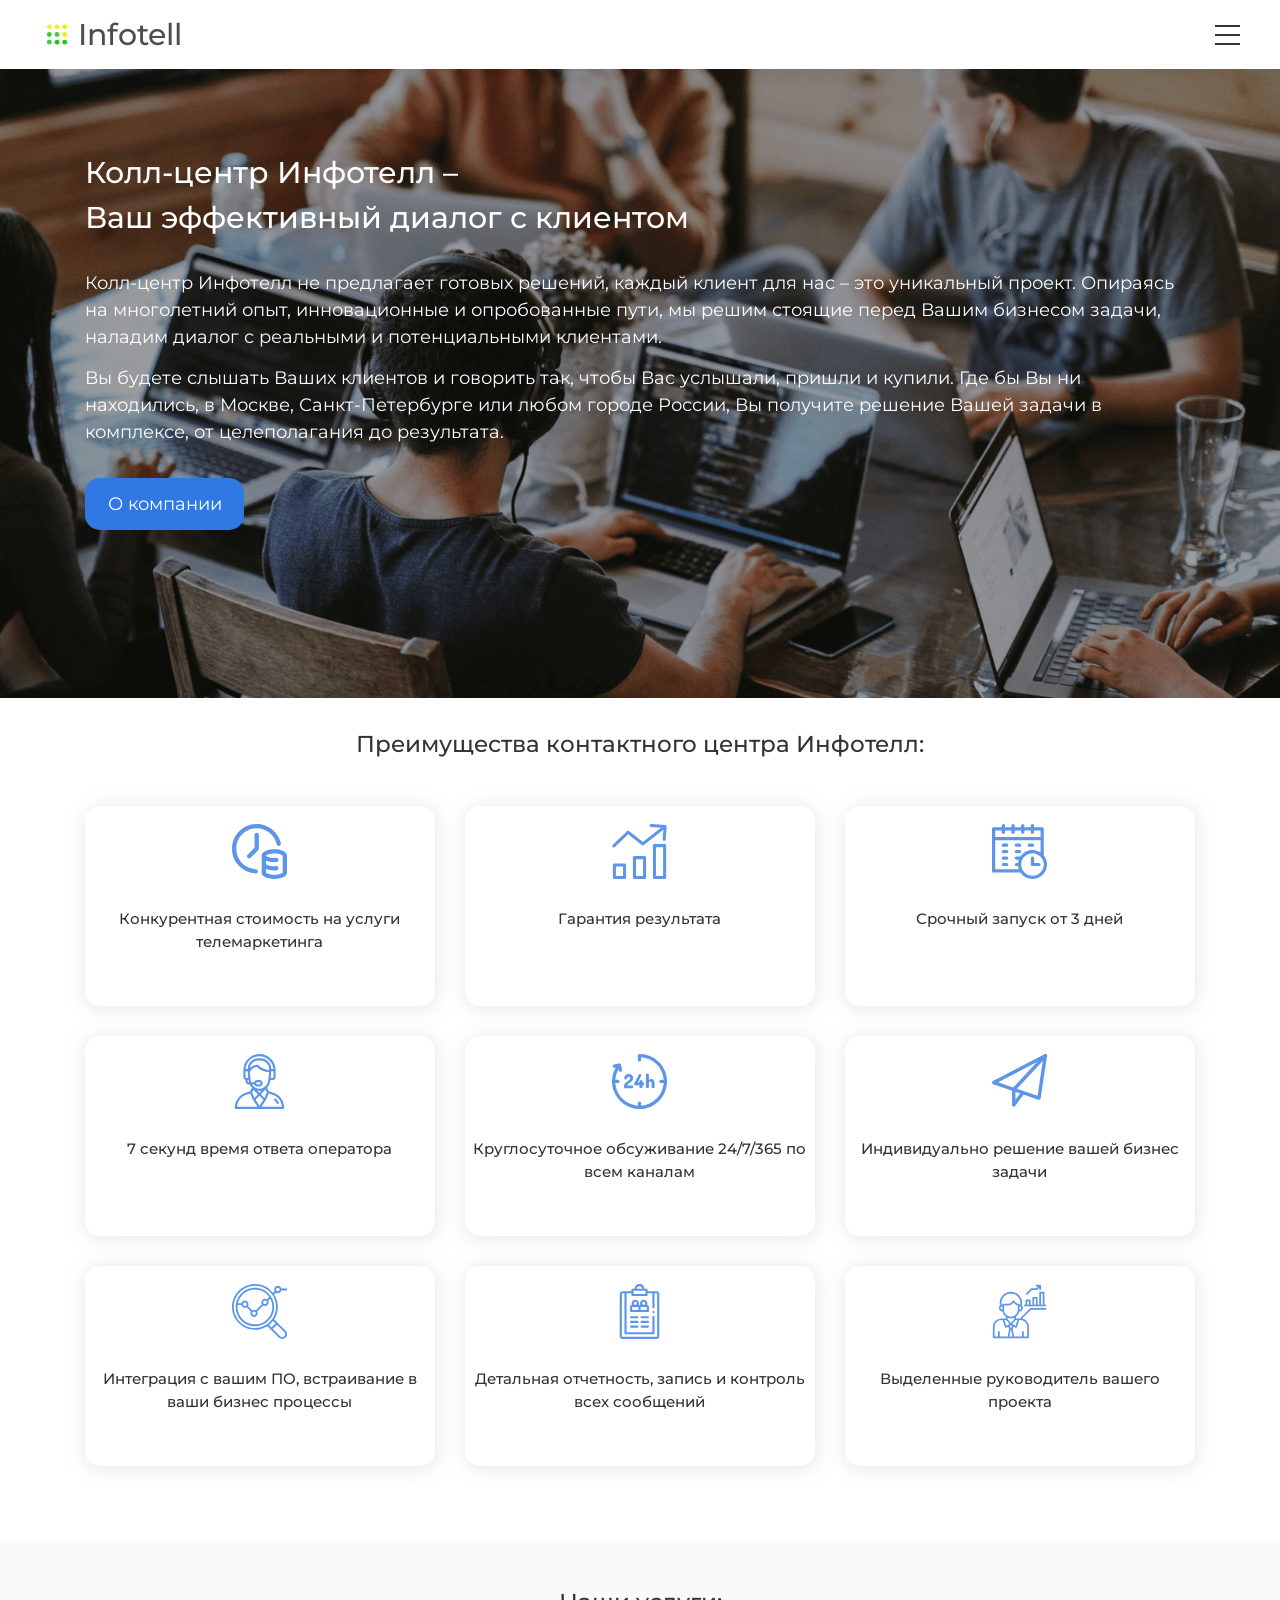
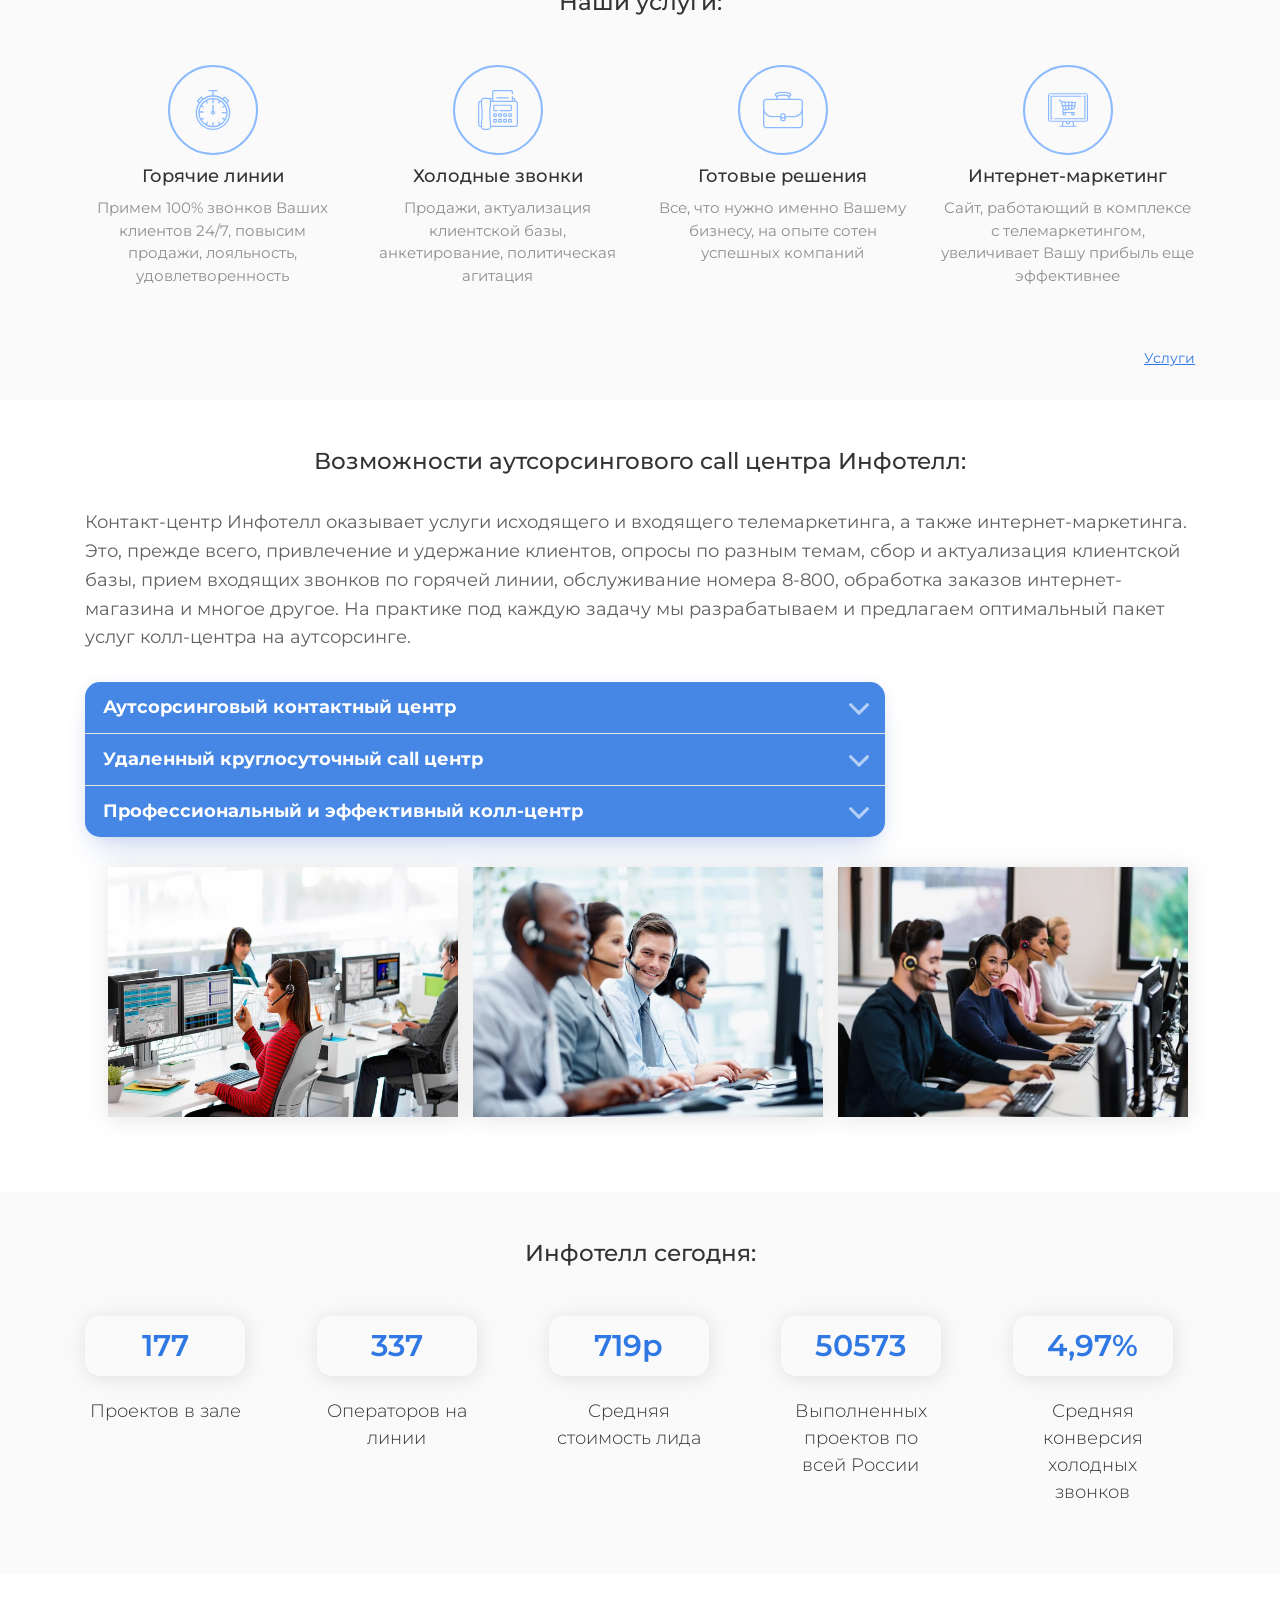
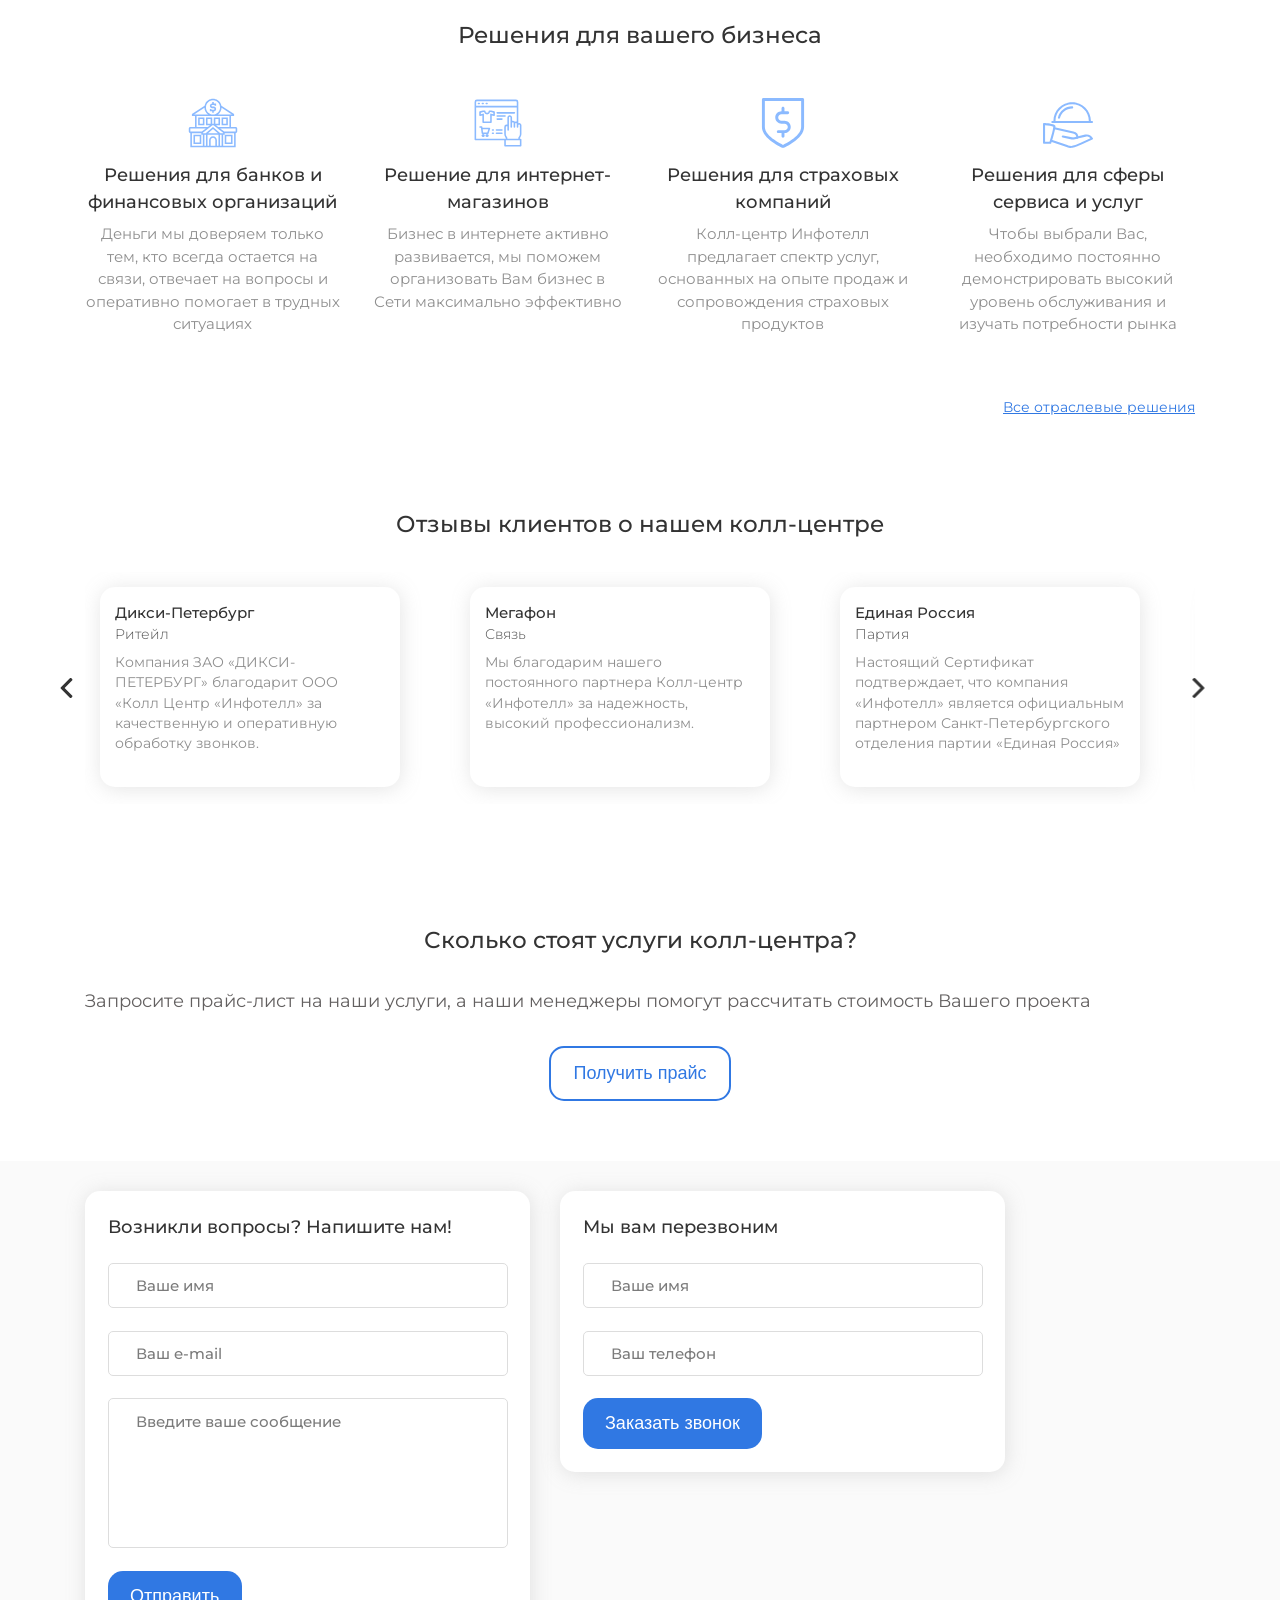
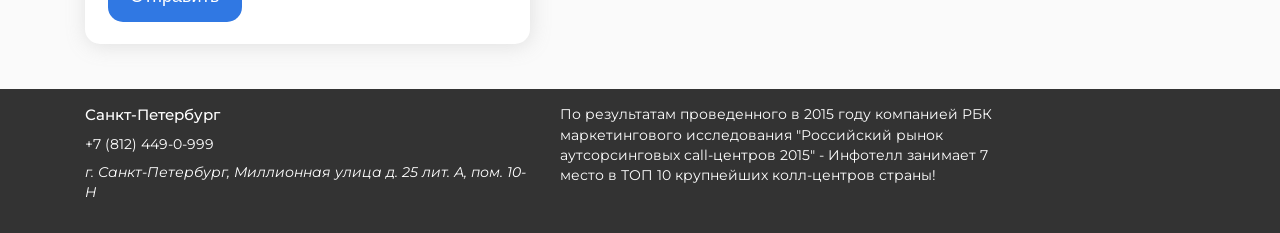
<file: index.html>
<!DOCTYPE html>
<html lang="ru">
<head>
    <meta charset="UTF-8">
    <link href="https://fonts.googleapis.com/css2?family=Montserrat:wght@400;500;600;700&display=swap" rel="stylesheet">
    <link rel="stylesheet" href="assets/css/style.min.css">
    
    <!-- Useful meta tags -->
    <meta http-equiv="x-ua-comatible" content="ie=edge">
    <meta name="viewport" content="width=device-width, initial-scale=1.0">
    <meta name="robots" content="index, follow, noodp">
    <meta name="googlebot" content="index, follow">
    <meta name="format-detection" content="telephone=no">
    <meta name="keywords" content="">
    <meta name="description" content=""> 
    
    <!-- Favicons -->
    <link rel="apple-touch-icon" sizes="180x180" href="assets/img/favicons/apple-touch-icon.png">
    <link rel="icon" type="image/png" sizes="32x32" href="assets/img/favicons/favicon-32x32.png">
    <link rel="icon" type="image/png" sizes="16x16" href="assets/img/favicons/favicon-16x16.png">
    <link rel="manifest" href="assets/img/favicons/site.webmanifest">
    <link rel="mask-icon" href="assets/img/favicons/safari-pinned-tab.svg" color="#37c9be">
    <meta name="msapplication-TileColor" content="#2b5797">
    <meta name="theme-color" content="#ffffff">
    <title>Infotell</title>
    <script src="https://ajax.googleapis.com/ajax/libs/jquery/3.5.1/jquery.min.js"></script></head>
<body>
<svg style="display: none;">
    <symbol id="money" viewBox="0 0 512.001 512.001">
        <g>
			<path d="M221.843,420.255C119.875,415.957,40,332.574,40,230.427c0-104.766,85.234-190,190-190
				c88.342,0,166.346,62.489,185.476,148.583c2.396,10.783,13.076,17.581,23.862,15.186c10.783-2.396,17.582-13.079,15.186-23.862
				c-11.17-50.266-39.456-95.921-79.649-128.553C334.085,18.665,282.634,0.427,230,0.427c-61.436,0-119.193,23.924-162.635,67.365
				C23.924,111.234,0,168.991,0,230.427c0,59.719,22.784,116.314,64.153,159.358c41.249,42.918,96.652,67.933,156.005,70.435
				c0.287,0.012,0.572,0.018,0.857,0.018c10.658,0,19.515-8.409,19.968-19.158C241.449,430.044,232.879,420.72,221.843,420.255z"/>
			<path d="M230,80.574c-11.046,0-20,8.954-20,20v121.569l-64.613,64.613c-7.811,7.81-7.811,20.473,0,28.284
				c3.905,3.905,9.023,5.858,14.142,5.858s10.237-1.953,14.142-5.858l70.471-70.471c3.751-3.75,5.858-8.838,5.858-14.142V100.574
				C250,89.528,241.046,80.574,230,80.574z"/>
			<path d="M470.855,248.773c-20.853-8.511-48.147-13.199-76.854-13.199c-28.707,0-56.001,4.688-76.854,13.199
				c-35.8,14.612-41.146,35.595-41.146,46.801v156c0,11.207,5.346,32.189,41.146,46.801c20.853,8.511,48.147,13.199,76.854,13.199
				c28.707,0,56.001-4.688,76.854-13.199c35.8-14.612,41.146-35.595,41.146-46.801v-156
				C512.001,284.367,506.655,263.385,470.855,248.773z M472.001,450.94c-3.304,6.149-30.193,20.634-78,20.634
				s-74.696-14.484-78-20.634v-32.052c0.385,0.162,0.753,0.326,1.146,0.487c20.853,8.511,48.147,13.199,76.854,13.199
				c6.924,0,13.855-0.274,20.6-0.815c11.01-0.883,19.22-10.525,18.336-21.536c-0.884-11.011-10.512-19.216-21.536-18.336
				c-5.685,0.456-11.539,0.688-17.4,0.688c-47.82,0-74.708-14.49-78-20.637V341.89c0.385,0.162,0.753,0.326,1.146,0.487
				c20.853,8.511,48.147,13.199,76.854,13.199c6.924,0,13.855-0.274,20.6-0.815c11.01-0.883,19.22-10.525,18.336-21.536
				c-0.884-11.011-10.512-19.217-21.536-18.336c-5.685,0.456-11.539,0.688-17.4,0.688c-46.242,0-72.907-13.549-77.594-20.001
				c4.694-6.454,31.36-19.999,77.594-19.999c47.807,0,74.696,14.484,78,20.634V450.94z"/>
		</g>
    </symbol>

    <symbol id="statistic" viewBox="0 0 375.148 375.148">
        <g>
			<path d="M222.076,218.936h-68.963c-5.771,0-10.449,4.678-10.449,10.449v135.314c0,5.771,4.678,10.449,10.449,10.449h68.963
				c5.771,0,10.449-4.678,10.449-10.449V229.385C232.525,223.614,227.847,218.936,222.076,218.936z M211.627,354.25h-48.065V239.834
				h48.065V354.25z"/>
			<path d="M358.958,136.911h-69.486c-5.771,0-10.449,4.678-10.449,10.449v217.339c0,5.771,4.678,10.449,10.449,10.449h69.486
				c5.771,0,10.449-4.678,10.449-10.449V147.36C369.407,141.59,364.729,136.911,358.958,136.911z M348.509,354.25h-48.588V157.809
				h48.588V354.25z"/>
			<path d="M85.717,269.613H16.231c-5.771,0-10.449,4.678-10.449,10.449v84.637c0,5.771,4.678,10.449,10.449,10.449h69.486
				c5.771,0,10.449-4.678,10.449-10.449v-84.637C96.166,274.292,91.488,269.613,85.717,269.613z M75.268,354.25H26.68v-63.739
				h48.588V354.25z"/>
			<path d="M370.452,10.479c-1.589-2.19-4.089-3.536-6.792-3.657L268.574,0.03c-5.771-0.433-10.8,3.895-11.233,9.665
				c-0.433,5.771,3.894,10.8,9.665,11.233l67.297,4.57l-123.721,96.786l-94.563-74.188c-4.038-3.198-9.803-2.976-13.584,0.522
				L5.26,141.613c-4.131,3.919-4.363,10.425-0.522,14.629c1.864,2.419,4.786,3.783,7.837,3.657c2.756-0.039,5.385-1.166,7.314-3.135
				l90.384-86.727l93.518,73.665c3.817,3.056,9.244,3.056,13.061,0L350.601,39.624l-5.227,64.896
				c-0.026,5.674,4.279,10.431,9.927,10.971h0.522c5.386,0.027,9.91-4.045,10.449-9.404l6.792-88.294
				C373.447,15.074,372.471,12.34,370.452,10.479z"/>
		</g>
    </symbol>
    <symbol id="calendar" viewBox="0 0 512 512">
        <path d="m482 292.25v-246.25c0-8.285156-6.714844-15-15-15h-76v-16c0-8.285156-6.714844-15-15-15s-15 6.714844-15 15v16h-60v-16c0-8.285156-6.714844-15-15-15s-15 6.714844-15 15v16h-60v-16c0-8.285156-6.714844-15-15-15s-15 6.714844-15 15v16h-60v-16c0-8.285156-6.714844-15-15-15s-15 6.714844-15 15v16h-76c-8.285156 0-15 6.714844-15 15v391c0 8.285156 6.714844 15 15 15h249.804688c24.25 36.152344 65.488281 60 112.195312 60 74.4375 0 135-60.5625 135-135 0-32.070312-11.25-61.5625-30-84.75zm-391-231.25v15c0 8.285156 6.714844 15 15 15s15-6.714844 15-15v-15h60v15c0 8.285156 6.714844 15 15 15s15-6.714844 15-15v-15h60v15c0 8.285156 6.714844 15 15 15s15-6.714844 15-15v-15h60v15c0 8.285156 6.714844 15 15 15s15-6.714844 15-15v-15h61v60h-422v-60zm-61 361v-271h422v113.804688c-21.464844-14.394532-47.269531-22.804688-75-22.804688-47.398438 0-89.164062 24.558594-113.257812 61.613281-2.027344-1.023437-4.3125-1.613281-6.742188-1.613281h-30c-8.285156 0-15 6.714844-15 15s6.714844 15 15 15h22.722656c-3.386718 9.554688-5.730468 19.601562-6.882812 30h-15.839844c-8.285156 0-15 6.714844-15 15s6.714844 15 15 15h15.839844c1.152344 10.398438 3.492187 20.445312 6.882812 30zm347 60c-57.898438 0-105-47.101562-105-105s47.101562-105 105-105 105 47.101562 105 105-47.101562 105-105 105zm0 0"/><path d="m437 362h-45v-45c0-8.285156-6.714844-15-15-15s-15 6.714844-15 15v60c0 8.285156 6.714844 15 15 15h60c8.285156 0 15-6.714844 15-15s-6.714844-15-15-15zm0 0"/><path d="m136 182h-30c-8.285156 0-15 6.714844-15 15s6.714844 15 15 15h30c8.285156 0 15-6.714844 15-15s-6.714844-15-15-15zm0 0"/><path d="m136 242h-30c-8.285156 0-15 6.714844-15 15s6.714844 15 15 15h30c8.285156 0 15-6.714844 15-15s-6.714844-15-15-15zm0 0"/><path d="m136 302h-30c-8.285156 0-15 6.714844-15 15s6.714844 15 15 15h30c8.285156 0 15-6.714844 15-15s-6.714844-15-15-15zm0 0"/><path d="m227 212h30c8.285156 0 15-6.714844 15-15s-6.714844-15-15-15h-30c-8.285156 0-15 6.714844-15 15s6.714844 15 15 15zm0 0"/><path d="m227 272h30c8.285156 0 15-6.714844 15-15s-6.714844-15-15-15h-30c-8.285156 0-15 6.714844-15 15s6.714844 15 15 15zm0 0"/><path d="m136 362h-30c-8.285156 0-15 6.714844-15 15s6.714844 15 15 15h30c8.285156 0 15-6.714844 15-15s-6.714844-15-15-15zm0 0"/><path d="m347 212h30c8.285156 0 15-6.714844 15-15s-6.714844-15-15-15h-30c-8.285156 0-15 6.714844-15 15s6.714844 15 15 15zm0 0"/>
    </symbol>
    <symbol id="support" viewBox="0 0 512 512">
        <g>
            <path d="M390.622,363.663l-47.53-15.84l-17.063-34.127c15.372-15.646,26.045-36.348,29.644-57.941L357.801,243H376
                c16.542,0,30-13.458,30-30v-63C406,67.29,338.71,0,256,0c-82.922,0-150,67.097-150,150v63c0,13.036,8.361,24.152,20,28.28V253
                c0,16.542,13.458,30,30,30h8.782c4.335,9.417,9.946,18.139,16.774,25.974c1.416,1.628,2.893,3.206,4.406,4.741l-17.054,34.108
                l-47.531,15.841C66.112,382.092,26,440.271,26,502c0,5.523,4.477,10,10,10h440c5.522,0,10-4.477,10-10
                C486,440.271,445.889,382.092,390.622,363.663z M386,213c0,5.514-4.486,10-10,10h-15.262c2.542-19.69,4.236-40.643,4.917-61.28
                c0.02-0.582,0.036-1.148,0.054-1.72H386V213z M136,223c-5.514,0-10-4.486-10-10v-53h20.298c0.033,1.043,0.068,2.091,0.107,3.146
                c0.001,0.036,0.003,0.071,0.004,0.107c0,0.003,0,0.006,0,0.009c0.7,20.072,2.372,40.481,4.856,59.737H136V223z M156,263
                c-5.514,0-10-4.486-10-10v-10h8.198l2.128,12.759c0.406,2.425,0.905,4.841,1.482,7.241H156z M146.017,140H126.38
                C131.445,72.979,187.377,20,256,20c68.318,0,124.496,52.972,129.619,120h-19.635c-0.72-55.227-45.693-100-101.033-100h-17.9
                C191.712,40,146.736,84.773,146.017,140z M247.05,60h17.9c44.809,0,81.076,36.651,81.05,81.41c0,3.147-0.025,5.887-0.078,8.38
                c0,0.032-0.001,0.065-0.001,0.098l-12.508-1.787c-33.98-4.852-66.064-20.894-90.342-45.172C241.195,101.054,238.652,100,236,100
                c-26.856,0-52.564,12.236-69.558,32.908C170.63,92.189,205.053,60,247.05,60z M178.54,263c-5.006-16.653-10.734-65.653-12-97.053
                l13.459-17.946c12.361-16.476,31.592-26.713,52.049-27.888c26.917,25.616,61.739,42.532,98.537,47.786l14.722,2.104
                c-0.984,20.885-2.995,41.843-5.876,61.118c-0.001,0.006-0.002,0.013-0.003,0.02c-0.916,6.197-1.638,10.185-3.482,21.324
                c-5.296,31.765-28.998,60.49-60.287,68.313c-12.877,3.215-26.443,3.214-39.313,0c-19.537-4.884-37.451-18.402-49.012-37.778
                h20.386c4.128,11.639,15.243,20,28.28,20h20c16.575,0,30-13.424,30-30c0-16.542-13.458-30-30-30h-20
                c-13.327,0-24.278,8.608-28.297,20H178.54z M235.159,341.016c6.859,1.445,13.852,2.184,20.841,2.184
                c5.471,0,10.943-0.458,16.353-1.346l-17.67,18.687L235.159,341.016z M240.935,375.079l-31.718,33.542
                c-8.732-16.714-16.235-34.109-22.389-51.917l11.911-23.822L240.935,375.079z M311.566,329.494l13.604,27.209
                c-6.164,17.838-13.669,35.239-22.392,51.933l-33.948-33.948L311.566,329.494z M226,273c0-5.521,4.478-10,10-10h20
                c5.514,0,10,4.486,10,10c0,5.522-4.479,10-10,10h-20C230.486,283,226,278.514,226,273z M46.4,492
                c3.963-49.539,36.932-94.567,81.302-109.363l42.094-14.028c7.712,21.325,17.266,42.052,28.463,61.74
                c0.019,0.034,0.037,0.068,0.056,0.101c0,0.001,0.001,0.001,0.001,0.002c8.181,14.389,17.389,28.45,27.372,41.799L237.99,492H46.4z
                 M256,483.086l-13.562-21.773c-0.152-0.244-0.314-0.481-0.486-0.711c-8.098-10.802-15.652-22.099-22.532-33.662l35.663-37.714
                l37.578,37.578c-6.926,11.647-14.506,22.991-22.611,33.796C269.56,461.253,270.255,460.224,256,483.086z M274.01,492
                l12.301-19.748c10.027-13.4,19.301-27.574,27.564-42.132c0.05-0.088,0.097-0.178,0.147-0.266c0.006-0.011,0.012-0.021,0.018-0.032
                c11.055-19.5,20.509-40.047,28.164-61.213l42.093,14.028c44.371,14.796,77.34,59.824,81.303,109.363H274.01z"/>
        </g>
        <g>
            <path d="M435.546,451.531c-6.683-13.377-16.472-25.261-28.309-34.367c-4.378-3.369-10.656-2.55-14.023,1.828
                c-3.368,4.378-2.549,10.656,1.828,14.024c9.454,7.273,17.272,16.766,22.611,27.453c2.473,4.949,8.483,6.941,13.415,4.477
                C436.008,462.478,438.013,456.472,435.546,451.531z"/>
        </g>
    </symbol>

    <symbol id="time" viewBox="0 0 512.00054 512">
        <path d="m124.542969 318.613281h64.15625c4.507812 0 8.472656-5.933593 8.472656-12.40625 0-6.476562-3.964844-12.046875-8.472656-12.046875h-47.214844v-1.621094c0-16.363281 55.6875-29.128906 55.6875-68.152343 0-24.09375-21.085937-37.21875-41.992187-37.21875-20.546876 0-40.730469 12.585937-40.730469 34.523437 0 11.328125 5.410156 14.566406 12.617187 14.566406 9.191406 0 14.777344-5.035156 14.777344-10.25 0-9.890624 6.308594-13.488281 13.515625-13.488281 10.09375 0 13.695313 7.015625 13.695313 12.769531 0 22.835938-56.765626 39.019532-56.765626 67.25v17.445313c-.003906 5.214844 7.207032 8.628906 12.253907 8.628906zm0 0"/><path d="m213.929688 290.921875h42.171874v19.0625c0 5.753906 7.027344 8.628906 14.054688 8.628906 7.03125 0 14.058594-2.875 14.058594-8.628906v-19.0625h7.75c4.324218 0 8.652344-6.472656 8.652344-12.945313 0-6.476562-2.886719-12.949218-8.652344-12.949218h-7.75v-12.585938c0-5.933594-7.027344-8.453125-14.058594-8.453125-7.027344 0-14.054688 2.519531-14.054688 8.453125v12.585938h-15.5l31.898438-63.835938c.542969-1.257812.902344-2.339844.902344-3.417968 0-6.472657-9.191406-10.609376-14.058594-10.609376-4.503906 0-9.007812 1.980469-11.710938 7.195313l-41.632812 81.457031c-1.082031 1.976563-1.441406 3.957032-1.441406 5.394532 0 6.292968 4.144531 9.710937 9.371094 9.710937zm0 0"/><path d="m329.445312 184.109375c-8.109374 0-13.875 3.414063-13.875 8.449219v117.421875c0 4.316406 5.765626 8.632812 13.875 8.632812 7.570313 0 14.058594-4.316406 14.058594-8.632812v-40.277344c0-8.453125 6.125-13.488281 12.074219-13.488281 7.027344 0 12.976563 6.652344 12.976563 13.488281v40.277344c0 5.753906 7.386718 8.632812 13.875 8.632812 7.027343 0 14.058593-2.878906 14.058593-8.632812v-40.277344c0-20.679687-14.238281-37.761719-30.636719-37.761719-11.175781 0-19.105468 6.652344-22.347656 13.664063v-53.046875c0-5.035156-6.488281-8.449219-14.058594-8.449219zm0 0"/><path d="m512 255.753906c0-68.3125-26.664062-132.539062-75.074219-180.84375-48.414062-48.308594-112.78125-74.910156-181.25-74.910156-7.910156 0-14.378906 6.109375-14.960937 13.859375-.035156.332031-.054688.695313-.054688 1.109375v.015625.007813.007812 40.355469c0 8.277343 6.722656 14.984375 15.015625 14.984375 8.296875 0 15.019531-6.707032 15.019531-14.984375v-24.882813c54.789063 3.558594 105.808594 26.535156 144.988282 65.628906 39.183594 39.09375 62.210937 90 65.777344 144.667969h-24.925782c-8.292968 0-15.019531 6.707031-15.019531 14.984375s6.726563 14.988282 15.019531 14.988282h24.925782c-3.566407 54.667968-26.59375 105.574218-65.777344 144.667968-39.179688 39.089844-90.195313 62.066406-144.988282 65.628906v-24.882812c0-8.277344-6.722656-14.984375-15.019531-14.984375-8.292969 0-15.015625 6.707031-15.015625 14.984375v25.308594c-39.628906-2.722656-77.679687-15.800782-110.960937-38.183594-38.59375-25.953125-67.84375-62.675781-84.589844-106.199219-8.222656-21.371093-13.109375-43.75-14.589844-66.339843h24.300781c8.296876 0 15.019532-6.710938 15.019532-14.988282s-6.722656-14.984375-15.019532-14.984375h-24.257812c.507812-7.414062 1.386719-14.808593 2.636719-22.164062 4.636719-27.253907 14.277343-53.429688 28.269531-77.140625l2.53125 12.988281c1.394531 7.15625 7.683594 12.128906 14.726562 12.128906.949219 0 1.914063-.09375 2.882813-.28125 8.144531-1.578125 13.460937-9.445312 11.878906-17.570312l-9.304687-47.746094c-1.582032-8.125-9.464844-13.429687-17.609375-11.851563l-47.851563 9.28125c-8.144531 1.578126-13.460937 9.441407-11.878906 17.566407s9.472656 13.429687 17.609375 11.851562l11.519531-2.234375c-16.050781 27.019532-27.09375 56.882813-32.386718 87.992188-7.660157 44.988281-2.996094 91.40625 13.480468 134.234375 18.964844 49.296875 52.105469 90.898437 95.84375 120.308593 42.652344 28.683594 92.261719 43.839844 143.5 43.839844h.300782c1.335937-.003906 2.65625.0625 3.949218 0 66.632813-1.238281 129.007813-28.222656 176.265625-75.375 48.410157-48.304687 75.074219-112.53125 75.074219-180.84375zm0 0"/>
    </symbol>

    <symbol id="send" viewBox="0 0 24 24">
        <path d="m20.5 20c-.082 0-.164-.014-.242-.04l-19.75-6.75c-.284-.098-.482-.354-.506-.653-.022-.299.135-.583.4-.722l22.5-11.75c.251-.129.554-.109.782.054.23.164.349.442.308.722l-2.75 18.5c-.033.22-.162.414-.353.53-.118.072-.253.109-.389.109zm-17.854-7.645 17.244 5.894 2.401-16.152z"/><path d="m9.5 23c-.078 0-.157-.012-.233-.037-.309-.102-.517-.389-.517-.713v-6.75c0-.189.072-.373.201-.512l13.75-14.75c.282-.304.759-.319 1.061-.037.303.282.319.757.037 1.061l-13.549 14.533v4.168l2.503-3.407c.245-.332.715-.406 1.049-.16.334.245.405.715.16 1.049l-3.857 5.25c-.145.195-.371.305-.605.305z"/>
    </symbol>
    <symbol id="chart" viewBox="0 0 480.182 480.182">
        <g>
            <path d="M200.182,32.106c-92.784,0-168,75.216-168,168s75.216,168,168,168s168-75.216,168-168
                C368.081,107.364,292.924,32.207,200.182,32.106z M200.182,48.106c49.416,0.039,95.723,24.123,124.128,64.56l-20,20
                c-4.867-2.945-10.439-4.521-16.128-4.56c-17.673,0-32,14.327-32,32c0.028,5.695,1.595,11.276,4.536,16.152l-52.384,52.384
                c-9.919-6.048-22.385-6.048-32.304,0l-36.384-36.384c2.941-4.876,4.508-10.457,4.536-16.152
                c0.022-17.638-14.258-31.954-31.896-31.976c-14.587-0.018-27.332,9.849-30.968,23.976h-29.68
                C66.785,98.159,128.614,48.211,200.182,48.106z M304.182,160.106c0,8.837-7.163,16-16,16s-16-7.163-16-16s7.163-16,16-16
                S304.182,151.269,304.182,160.106z M208.182,256.106c0,8.837-7.163,16-16,16s-16-7.163-16-16c0-8.837,7.163-16,16-16
                S208.182,247.269,208.182,256.106z M128.182,176.106c0,8.837-7.163,16-16,16s-16-7.163-16-16s7.163-16,16-16
                S128.182,167.269,128.182,176.106z M274.036,333.012c-22.592,12.544-48.012,19.116-73.854,19.093
                c-83.89,0.057-151.943-67.902-152-151.792c-0.004-5.414,0.282-10.825,0.856-16.208h32.28c3.637,14.085,16.317,23.945,30.864,24
                c5.695-0.028,11.276-1.595,16.152-4.536l36.384,36.384c-2.941,4.876-4.508,10.457-4.536,16.152c0,17.673,14.327,32,32,32
                s32-14.327,32-32c-0.028-5.695-1.595-11.276-4.536-16.152l52.384-52.384c4.876,2.941,10.457,4.508,16.152,4.536
                c17.673,0,32-14.327,32-32c-0.028-5.695-1.595-11.276-4.536-16.152l17.44-17.432C373.801,199.849,347.363,292.298,274.036,333.012
                z"/>
        </g>
        <g>
            <path d="M400.182,80.106c14.547-0.055,27.227-9.914,30.864-24h49.136v-16h-49.136c-3.637-14.086-16.317-23.945-30.864-24
                c-17.673,0-32,14.327-32,32c0.028,5.695,1.595,11.276,4.536,16.152l-14.056,14.056C291.407-9.307,165.855-25.817,78.234,41.438
                S-25.897,234.246,41.358,321.867c63.484,82.707,179.855,102.77,267.368,46.095l24.144,24.144l11.312,11.312l64.4,64.4
                c16.379,16.379,42.933,16.379,59.312,0c16.379-16.379,16.379-42.933,0-59.312l-64.4-64.4l-11.312-11.312l-24.144-24.144
                c42.859-66.016,42.859-151.071,0-217.088l16-16C388.911,78.504,394.49,80.074,400.182,80.106z M400.182,32.106
                c8.837,0,16,7.163,16,16s-7.163,16-16,16s-16-7.163-16-16S391.346,32.106,400.182,32.106z M456.582,419.818
                c10.246,10.016,10.433,26.442,0.417,36.688c-10.016,10.246-26.442,10.433-36.688,0.417c-0.141-0.137-0.279-0.276-0.417-0.417
                l-64.4-64.4l36.688-36.688L456.582,419.818z M380.87,344.106l-36.688,36.688l-22.144-22.144c1.128-0.864,2.184-1.816,3.296-2.704
                s2.4-1.952,3.592-2.952c1.752-1.472,3.48-2.96,5.176-4.488c0.872-0.8,1.704-1.6,2.56-2.4c3.28-3.072,6.456-6.248,9.528-9.528
                c0.8-0.856,1.6-1.688,2.4-2.56c1.528-1.696,3.016-3.424,4.488-5.176c1.003-1.184,1.987-2.381,2.952-3.592
                c0.88-1.104,1.832-2.16,2.696-3.288L380.87,344.106z M349.846,306.946c-2.52,3.52-5.12,6.968-7.864,10.288
                c-0.8,0.968-1.656,1.904-2.48,2.856c-2.448,2.848-4.976,5.611-7.584,8.288c-1.136,1.173-2.291,2.328-3.464,3.464
                c-2.667,2.608-5.429,5.136-8.288,7.584c-0.952,0.8-1.888,1.672-2.856,2.48c-3.32,2.744-6.768,5.344-10.288,7.864
                c-82.816,59.165-197.915,39.992-257.08-42.824S9.95,109.031,92.766,49.866S290.681,9.873,349.846,92.69
                C395.627,156.772,395.627,242.864,349.846,306.946z"/>
        </g>
    </symbol>
    <symbol id="survey" viewBox="0 0 512 512">
        <g>
            <path d="m413.713 66.574h-82.373v-13.31c0-5.522-4.477-10-10-10h-19.663c-1.292-24.075-21.286-43.264-45.677-43.264s-44.385 19.189-45.678 43.264h-19.662c-5.523 0-10 4.478-10 10v13.311h-82.373c-14.565 0-26.415 11.85-26.415 26.415v392.596c0 14.565 11.85 26.415 26.415 26.415h315.426c14.565 0 26.415-11.85 26.415-26.415v-392.597c0-14.565-11.85-26.415-26.415-26.415zm-157.713-46.574c13.359 0 24.374 10.229 25.626 23.264h-51.252c1.252-13.035 12.267-23.264 25.626-23.264zm-55.34 43.264h110.68v29.576h-110.68zm219.468 422.321c0 3.537-2.878 6.415-6.415 6.415h-315.426c-3.537 0-6.415-2.878-6.415-6.415v-392.596c0-3.537 2.878-6.415 6.415-6.415h17.585v371.426c0 5.522 4.477 10 10 10h260.255c5.523 0 10-4.478 10-10v-151.794c0-5.522-4.477-10-10-10s-10 4.478-10 10v141.794h-240.254v-361.426h44.787v16.266c0 5.522 4.477 10 10 10h130.68c5.523 0 10-4.478 10-10v-16.266h44.787v129.22c0 5.523 4.477 10 10 10s10-4.477 10-10v-129.22h17.585c3.537 0 6.415 2.878 6.415 6.415v392.596z"/><path d="m395.36 257.359c-1.639-3.932-5.687-6.455-9.949-6.147-4.146.3-7.752 3.231-8.896 7.224-1.152 4.018.394 8.444 3.794 10.875 3.355 2.4 7.937 2.472 11.371.189 3.92-2.606 5.487-7.8 3.68-12.141z"/><path d="m326.419 194.754c2.065-4.42 3.219-9.347 3.219-14.539 0-19.003-15.46-34.463-34.463-34.463s-34.463 15.46-34.463 34.463c0 5.192 1.154 10.119 3.219 14.539-2.862.251-5.55 1.119-7.931 2.468-2.381-1.349-5.069-2.217-7.931-2.468 2.065-4.42 3.219-9.347 3.219-14.539 0-19.003-15.46-34.463-34.463-34.463s-34.463 15.46-34.463 34.463c0 5.192 1.154 10.119 3.219 14.539-10.034.881-17.931 9.331-17.931 19.59v37.258c0 5.522 4.477 10 10 10h156.7c5.523 0 10-4.478 10-10v-37.258c0-10.259-7.897-18.709-17.931-19.59zm-31.244-29.002c7.975 0 14.463 6.488 14.463 14.463s-6.488 14.463-14.463 14.463-14.463-6.488-14.463-14.463 6.488-14.463 14.463-14.463zm-78.35 0c7.975 0 14.463 6.488 14.463 14.463s-6.488 14.463-14.463 14.463-14.463-6.488-14.463-14.463 6.488-14.463 14.463-14.463zm-29.175 48.926h58.35v26.924h-58.35zm136.7 26.924h-58.35v-26.924h58.35z"/><path d="m236 343.128h-58.35c-5.523 0-10 4.478-10 10s4.477 10 10 10h58.35c5.523 0 10-4.478 10-10 0-5.523-4.477-10-10-10z"/><path d="m334.35 343.128h-58.35c-5.523 0-10 4.478-10 10s4.477 10 10 10h58.35c5.523 0 10-4.478 10-10 0-5.523-4.477-10-10-10z"/><path d="m236 299.978h-58.35c-5.523 0-10 4.478-10 10 0 5.523 4.477 10 10 10h58.35c5.523 0 10-4.477 10-10 0-5.522-4.477-10-10-10z"/><path d="m334.35 299.978h-58.35c-5.523 0-10 4.478-10 10 0 5.523 4.477 10 10 10h58.35c5.523 0 10-4.477 10-10 0-5.522-4.477-10-10-10z"/><path d="m236 386.276h-58.35c-5.523 0-10 4.478-10 10s4.477 10 10 10h58.35c5.523 0 10-4.478 10-10s-4.477-10-10-10z"/><path d="m334.35 386.276h-58.35c-5.523 0-10 4.478-10 10s4.477 10 10 10h58.35c5.523 0 10-4.478 10-10s-4.477-10-10-10z"/>
        </g>
    </symbol>
    <symbol id="experience" viewBox="0 0 64 64">
        <g>
            <path d="m44.293 28.293-11.707 11.707h-4.586v-2h-.026c1.928-1.443 3.326-3.557 3.824-6h.202c2.206 0 4-1.794 4-4 0-1.006-.385-1.915-1-2.618v-3.382c0-7.168-5.832-13-13-13s-13 5.832-13 13v3.382c-.615.703-1 1.612-1 2.618 0 2.206 1.794 4 4 4h.202c.498 2.443 1.896 4.557 3.824 6h-.026v2h-5c-5.514 0-10 4.486-10 10v12c0 .553.447 1 1 1h40c.553 0 1-.447 1-1v-12c0-4.768-3.357-8.761-7.83-9.756l10.244-10.244h17.586v-2h-18c-.266 0-.52.105-.707.293zm-27.762 13.707 3.892 4.67-3.839 1.919-2.197-6.589zm5.289 11h.361l1.6 8h-3.561zm.562-2h-.764l-1.076-2.153 1.458-.729 1.458.729zm1.195-4.33 3.892-4.67h2.144l-2.197 6.59zm8.423-16.67v-4c1.103 0 2 .897 2 2s-.897 2-2 2zm-22-2c0-1.103.897-2 2-2v4c-1.103 0-2-.897-2-2zm2-4c-.347 0-.678.058-1 .142v-2.142c0-6.065 4.935-11 11-11s11 4.935 11 11v2.142c-.322-.084-.653-.142-1-.142 0-.553-.447-1-1-1-1.565 0-3.061-.748-4-2.001l-1.2-1.6c-.377-.502-1.223-.502-1.6 0l-1.2 1.601c-.939 1.252-2.435 2-4 2h-6c-.553 0-1 .447-1 1zm2 6v-5h5c2.191 0 4.285-1.047 5.6-2.8l.4-.534.4.533c1.113 1.484 2.783 2.463 4.6 2.728v5.073c0 4.411-3.589 8-8 8s-8-3.589-8-8zm8 10c1.422 0 2.774-.303 4-.841v1.479l-4 4.8-4-4.8v-1.479c1.226.538 2.578.841 4 .841zm-19 10c0-4.411 3.589-8 8-8h1.28l2.772 8.316c.091.274.298.496.565.607.123.052.253.077.383.077.153 0 .307-.035.447-.105l2.305-1.153 1.199 2.399-1.771 8.859h-9.18v-6h-2v6h-4zm38 0v11h-4v-6h-2v6h-9.18l-1.772-8.859 1.199-2.399 2.305 1.153c.141.07.295.105.448.105.13 0 .26-.025.383-.076.268-.111.475-.333.565-.607l2.772-8.317h1.28c4.411 0 8 3.589 8 8z"/><path d="m61 24v-14c0-.553-.447-1-1-1h-4c-.553 0-1 .447-1 1v14h-2v-8c0-.553-.447-1-1-1h-4c-.553 0-1 .447-1 1v8h-2v-5c0-.553-.447-1-1-1h-4c-.553 0-1 .447-1 1v5h-2v2h26v-2zm-4-13h2v13h-2zm-8 6h2v7h-2zm-8 3h2v4h-2z"/><path d="m46.414 7h5.586c.266 0 .52-.105.707-.293l2.293-2.293v2.586h2v-5c0-.553-.447-1-1-1h-5v2h2.586l-2 2h-5.586c-.266 0-.52.105-.707.293l-6 6 1.414 1.414z"/>
        </g>
    </symbol>
    <symbol id="watch"  viewBox="0 0 480.179 480.179">
        <g>
			<path d="M412.644,156l19.752-19.752c3.123-3.124,3.123-8.188,0-11.312l-45.2-45.2c-3.174-3.001-8.138-3.001-11.312,0
				L356.1,99.456c-32.002-21.606-69.414-33.819-108-35.256V16h40c4.418,0,8-3.582,8-8s-3.582-8-8-8h-96c-4.418,0-8,3.582-8,8
				s3.582,8,8,8h40v48.2c-38.586,1.437-75.998,13.65-108,35.256l-19.752-19.752c-3.124-3.123-8.188-3.123-11.312,0l-45.2,45.2
				c-3.123,3.124-3.123,8.188,0,11.312L67.556,156c-64.152,95.293-38.907,224.549,56.387,288.701s224.55,38.907,288.701-56.386
				C459.919,318.092,459.919,226.223,412.644,156z M381.54,96.672l33.888,33.888l-12.384,12.384
				c-9.967-12.551-21.337-23.921-33.888-33.888L381.54,96.672z M64.74,130.56l33.888-33.888l12.384,12.384
				c-12.551,9.967-23.921,21.337-33.888,33.888L64.74,130.56z M240.1,464c-106.039,0-192-85.961-192-192s85.961-192,192-192
				s192,85.961,192,192C431.977,377.987,346.087,463.877,240.1,464z"/>

			<path d="M392.66,184.384c-0.064-0.136-0.064-0.28-0.136-0.416c-0.072-0.136-0.208-0.2-0.288-0.32
				c-15.409-26.42-37.39-48.404-63.808-63.816c-0.128-0.08-0.2-0.208-0.328-0.288s-0.28-0.072-0.416-0.136
				c-54.215-31.265-120.985-31.265-175.2,0c-0.136,0.064-0.28,0.064-0.416,0.136s-0.2,0.208-0.328,0.288
				c-26.417,15.409-48.399,37.391-63.808,63.808c-0.08,0.128-0.208,0.2-0.288,0.328c-0.08,0.128-0.072,0.28-0.136,0.416
				c-13.825,23.931-21.776,50.8-23.2,78.4c-0.103,0.399-0.173,0.806-0.208,1.216c0.041,0.302,0.103,0.602,0.184,0.896
				c-0.096,2.36-0.184,4.72-0.184,7.104c-0.024,30.748,8.062,60.958,23.44,87.584c0.064,0.136,0.064,0.28,0.136,0.416
				c0.072,0.136,0.272,0.328,0.392,0.504c15.406,26.338,37.348,48.256,63.704,63.632c0.128,0.08,0.2,0.208,0.328,0.288
				c0.128,0.08,0.408,0.152,0.608,0.248c54.11,31.104,120.674,31.104,174.784,0c0.2-0.096,0.408-0.136,0.608-0.248
				s0.2-0.208,0.328-0.288c26.344-15.381,48.275-37.297,63.672-63.632c0.12-0.176,0.28-0.312,0.392-0.504
				c0.112-0.192,0.104-0.28,0.168-0.416C423.925,305.369,423.925,238.599,392.66,184.384z M382.356,344.896l-20.472-11.824
				c-3.811-2.235-8.713-0.957-10.948,2.854s-0.957,8.713,2.854,10.948c0.031,0.018,0.062,0.036,0.093,0.054l20.464,11.816
				c-12.319,18.998-28.505,35.185-47.504,47.504l-11.816-20.464c-2.183-3.841-7.067-5.185-10.908-3.002
				c-3.841,2.183-5.185,7.067-3.002,10.908c0.018,0.031,0.036,0.062,0.054,0.093l11.824,20.472
				c-20.148,10.341-42.275,16.252-64.896,17.336V392c0-4.418-3.582-8-8-8s-8,3.582-8,8v39.592
				c-22.621-1.084-44.748-6.995-64.896-17.336l11.824-20.472c2.234-3.812,0.956-8.713-2.856-10.947
				c-3.812-2.234-8.713-0.956-10.947,2.856c-0.018,0.03-0.035,0.061-0.053,0.092l-11.816,20.464
				c-18.998-12.319-35.185-28.506-47.504-47.504l20.464-11.816c3.841-2.183,5.185-7.067,3.002-10.908
				c-2.183-3.841-7.067-5.185-10.908-3.002c-0.031,0.018-0.062,0.036-0.093,0.054l-20.472,11.824
				C86.194,322.363,80.11,297.367,80.1,272h40c4.418,0,8-3.582,8-8s-3.582-8-8-8H80.9c2.014-19.862,7.76-39.166,16.936-56.896
				l20.472,11.824c3.812,2.234,8.713,0.956,10.947-2.856c2.234-3.812,0.956-8.713-2.856-10.947c-0.03-0.018-0.061-0.035-0.092-0.053
				l-20.464-11.816c12.319-18.998,28.505-35.185,47.504-47.504l11.816,20.464c2.184,3.841,7.068,5.184,10.909,3
				s5.184-7.068,3-10.909c-0.017-0.031-0.035-0.061-0.053-0.092l-11.824-20.472c20.15-10.342,42.28-16.253,64.904-17.336V152
				c0,4.418,3.582,8,8,8s8-3.582,8-8v-39.592c22.621,1.084,44.748,6.995,64.896,17.336l-11.824,20.472
				c-2.235,3.811-0.957,8.713,2.854,10.948s8.713,0.957,10.948-2.854c0.018-0.031,0.036-0.062,0.054-0.093l11.816-20.464
				c18.998,12.319,35.185,28.505,47.504,47.504l-20.464,11.816c-3.841,2.184-5.184,7.068-3,10.909c2.184,3.841,7.068,5.184,10.909,3
				c0.031-0.017,0.061-0.035,0.092-0.053l20.472-11.824c10.341,20.148,16.252,42.275,17.336,64.896H352.1c-4.418,0-8,3.582-8,8
				s3.582,8,8,8h47.592C398.608,302.621,392.697,324.748,382.356,344.896z"/>
				
			<path d="M248.1,249.472V184c0-4.418-3.582-8-8-8s-8,3.582-8,8v65.472c-12.497,4.418-19.046,18.131-14.627,30.627
				c4.418,12.497,18.131,19.046,30.627,14.627c12.497-4.418,19.046-18.131,14.627-30.627
				C260.311,257.265,254.935,251.888,248.1,249.472z M240.1,280c-4.418,0-8-3.582-8-8s3.582-8,8-8s8,3.582,8,8
				S244.518,280,240.1,280z"/>
		</g>
    </symbol>
    <symbol id="phone" viewBox="0 0 512 512">
        <g>
            <path d="m387.312 94.34h-145.92c-4.234 0-7.665 3.432-7.665 7.665s3.431 7.665 7.665 7.665h145.92c4.234 0 7.665-3.432 7.665-7.665 0-4.234-3.431-7.665-7.665-7.665z"/><path d="m477.865 138.142h-1.018v-18.355c0-12.219-9.941-22.16-22.16-22.16h-7.286v-13.472c0-4.233-3.431-7.665-7.665-7.665s-7.665 3.432-7.665 7.665v53.987h-235.437v-116.725c0-3.357 2.731-6.087 6.087-6.087h223.263c3.357 0 6.088 2.731 6.088 6.087v26.905c0 4.233 3.431 7.665 7.665 7.665s7.665-3.432 7.665-7.665v-26.905c-.001-11.81-9.609-21.417-21.418-21.417h-223.263c-11.809 0-21.416 9.607-21.416 21.417v76.211h-7.287c-8.753 0-16.335 5.102-19.934 12.488-6.929-6.191-16.062-9.963-26.063-9.963h-51.951c-21.201 0-38.51 16.937-39.136 37.99h-2.799c-18.445 0-33.451 15.006-33.451 33.451v268.967c0 18.445 15.006 33.451 33.451 33.451h2.799c.626 21.051 17.935 37.988 39.136 37.988h51.95c21.202 0 38.511-16.937 39.137-37.99h310.709c18.445 0 33.451-15.006 33.451-33.451v-268.967c-.001-18.444-15.007-33.45-33.452-33.45zm-30.464-25.185h7.286c3.766 0 6.83 3.064 6.83 6.83v18.355h-14.117v-25.185zm-273.384 0h7.287v25.185h-14.118v-18.355c.001-3.767 3.065-6.83 6.831-6.83zm-158.004 327.602v-268.967c0-9.992 8.13-18.121 18.122-18.121h2.769v14.765c0 35.81 4.911 58.652 7.431 80.084v115.26c-9.671 47.91-6.965 81.911-7.431 95.1h-2.769c-9.992.001-18.122-8.129-18.122-18.121zm135.844 32.275c0 13.144-10.694 23.837-23.837 23.837h-51.95c-13.144 0-23.836-10.693-23.836-23.837.712-24.236-2.767-57.726 7.276-106.951.103-.504.155-1.018.155-1.532v-116.55c0-.345-.023-.691-.07-1.033-2.506-21.219-7.361-43.883-7.361-78.532v-28.918c0-13.144 10.693-23.837 23.836-23.837h51.95c13.144 0 23.837 10.693 23.837 23.837v6.489 22.43c0 34.514-4.76 56.502-7.361 78.532-.047.342-.07.688-.07 1.033v116.548c0 .514.052 1.028.155 1.532 10.035 49.194 6.558 82.51 7.276 106.952zm344.13-32.275c0 9.993-8.13 18.122-18.122 18.122h-310.678c-.444-12.542 2.249-47.134-7.431-95.1v-115.261c2.533-21.543 7.431-44.157 7.431-80.084v-14.765h310.679c9.992 0 18.122 8.129 18.122 18.121v268.967z"/><path d="m417.381 187.72h-206.057c-9.83 0-17.828 7.997-17.828 17.828v48.08c0 9.83 7.998 17.828 17.828 17.828h35.831c4.234 0 7.665-3.432 7.665-7.665s-3.431-7.665-7.665-7.665h-35.831c-1.378 0-2.499-1.121-2.499-2.498v-48.08c0-1.378 1.121-2.498 2.499-2.498h206.057c1.377 0 2.498 1.121 2.498 2.498v48.08c0 1.378-1.121 2.498-2.498 2.498h-134.392c-4.234 0-7.665 3.432-7.665 7.665s3.431 7.665 7.665 7.665h134.392c9.83 0 17.827-7.997 17.827-17.828v-48.08c.001-9.83-7.996-17.828-17.827-17.828z"/><path d="m228.573 296.387h-20.172c-8.219 0-14.905 6.686-14.905 14.905v19.411c0 8.219 6.687 14.905 14.905 14.905h20.172c8.219 0 14.904-6.687 14.904-14.905v-19.411c0-8.219-6.686-14.905-14.904-14.905zm-.425 33.891h-19.322v-18.562h19.322z"/><path d="m292.483 296.387h-20.172c-8.219 0-14.905 6.686-14.905 14.905v19.411c0 8.219 6.687 14.905 14.905 14.905h20.172c8.219 0 14.905-6.687 14.905-14.905v-19.411c0-8.219-6.686-14.905-14.905-14.905zm-.424 33.891h-19.323v-18.562h19.323z"/><path d="m356.393 296.387h-20.172c-8.219 0-14.905 6.686-14.905 14.905v19.411c0 8.219 6.687 14.905 14.905 14.905h20.172c8.219 0 14.905-6.687 14.905-14.905v-19.411c0-8.219-6.686-14.905-14.905-14.905zm-.424 33.891h-19.323v-18.562h19.323z"/><path d="m420.303 296.387h-20.172c-8.219 0-14.904 6.686-14.904 14.905v19.411c0 8.219 6.686 14.905 14.904 14.905h20.172c8.219 0 14.905-6.687 14.905-14.905v-19.411c.001-8.219-6.686-14.905-14.905-14.905zm-.424 33.891h-19.322v-18.562h19.322z"/><path d="m228.573 369.27h-20.172c-8.219 0-14.905 6.686-14.905 14.905v19.411c0 8.219 6.687 14.905 14.905 14.905h20.172c8.219 0 14.904-6.686 14.904-14.905v-19.411c0-8.218-6.686-14.905-14.904-14.905zm-.425 33.892h-19.322v-18.562h19.322z"/><path d="m292.483 369.27h-20.172c-8.219 0-14.905 6.686-14.905 14.905v19.411c0 8.219 6.687 14.905 14.905 14.905h20.172c8.219 0 14.905-6.686 14.905-14.905v-19.411c0-8.218-6.686-14.905-14.905-14.905zm-.424 33.892h-19.323v-18.562h19.323z"/><path d="m356.393 369.27h-20.172c-8.219 0-14.905 6.686-14.905 14.905v19.411c0 8.219 6.687 14.905 14.905 14.905h20.172c8.219 0 14.905-6.686 14.905-14.905v-19.411c0-8.218-6.686-14.905-14.905-14.905zm-.424 33.892h-19.323v-18.562h19.323z"/><path d="m420.303 369.27h-20.172c-8.219 0-14.904 6.686-14.904 14.905v19.411c0 8.219 6.686 14.905 14.904 14.905h20.172c8.219 0 14.905-6.686 14.905-14.905v-19.411c.001-8.218-6.686-14.905-14.905-14.905zm-.424 33.892h-19.322v-18.562h19.322z"/>
        </g>
    </symbol>
    <symbol id="portfolio" viewBox="0 0 463 463">
        <g>
            <path d="M423.5,100H311V77.013c6.662-2.258,12.141-7.442,14.611-14.293c4.388-12.191-1.958-25.681-14.147-30.073
	C288.5,24.374,260.85,20,231.5,20s-57,4.374-79.964,12.647C139.347,37.039,133,50.529,137.39,62.723
	c2.524,7.003,8.053,12.072,14.61,14.29V100H39.5C17.72,100,0,117.72,0,139.5v264C0,425.28,17.72,443,39.5,443h384
	c21.78,0,39.5-17.72,39.5-39.5v-264C463,117.72,445.28,100,423.5,100z M156.621,46.759C177.972,39.066,203.864,35,231.5,35
	s53.528,4.066,74.88,11.759c4.41,1.588,6.706,6.47,5.119,10.877c-1.213,3.365-4.427,5.625-7.999,5.625
	c-0.98,0-1.949-0.17-2.879-0.505C281.375,55.82,256.828,52,231.5,52s-49.875,3.82-69.12,10.756c-4.41,1.587-9.29-0.708-10.878-5.117
	C149.915,53.229,152.21,48.348,156.621,46.759z M167,77.022c0.155-0.052,0.31-0.099,0.465-0.154C185.121,70.504,207.862,67,231.5,67
	s46.379,3.504,64.036,9.869c0.153,0.055,0.31,0.093,0.464,0.145V100H167V77.022z M15,139.5c0-13.509,10.991-24.5,24.5-24.5h384
	c13.509,0,24.5,10.991,24.5,24.5v72c0,48.799-39.701,88.5-88.5,88.5H263v-8.5c0-12.958-10.542-23.5-23.5-23.5h-16
	c-12.958,0-23.5,10.542-23.5,23.5v8.5h-96.5C54.701,300,15,260.299,15,211.5V139.5z M248,307.5c0,4.687-3.813,8.5-8.5,8.5h-16
	c-4.687,0-8.5-3.813-8.5-8.5v-16c0-4.687,3.813-8.5,8.5-8.5h16c4.687,0,8.5,3.813,8.5,8.5V307.5z M215,329.403
	c2.638,1.027,5.503,1.597,8.5,1.597h16c2.997,0,5.862-0.57,8.5-1.597V339.5c0,4.687-3.813,8.5-8.5,8.5h-16
	c-4.687,0-8.5-3.813-8.5-8.5V329.403z M448,403.5c0,13.509-10.991,24.5-24.5,24.5h-384C25.991,428,15,417.009,15,403.5V265.119
	C33.171,295,66.044,315,103.5,315H200v24.5c0,12.958,10.542,23.5,23.5,23.5h16c12.958,0,23.5-10.542,23.5-23.5V315h96.5
	c37.456,0,70.329-20,88.5-49.881V403.5z"/>
        </g>
    </symbol>
    <symbol id="web-marketing" viewBox="0 0 512 512">
        <g>
            <path d="M480.451,40.081H31.549C14.152,40.081,0,54.233,0,71.629v304.613c0,17.396,14.152,31.548,31.549,31.548h151.826
                l-6.141,49.129H151.79c-4.143,0-7.5,3.358-7.5,7.5c0,4.142,3.357,7.5,7.5,7.5h208.42c4.143,0,7.5-3.358,7.5-7.5
                c0-4.142-3.357-7.5-7.5-7.5h-25.443l-6.142-49.129h151.826c17.396,0,31.549-14.152,31.549-31.548V71.629
                C512,54.233,497.848,40.081,480.451,40.081z M192.351,456.919l6.142-49.129h27.603l2.708,10.83
                c3.126,12.503,14.31,21.234,27.197,21.234c12.887,0,24.071-8.731,27.197-21.234l2.708-10.83h27.603l6.14,49.129H192.351z
                 M241.557,407.79h28.885l-1.798,7.192c-1.453,5.813-6.652,9.872-12.645,9.872s-11.191-4.06-12.645-9.872L241.557,407.79z
                 M497,376.242L497,376.242c0,9.125-7.424,16.548-16.549,16.548H31.549c-9.125,0-16.549-7.423-16.549-16.548V71.629
                c0-9.125,7.424-16.548,16.549-16.548h448.902c9.125,0,16.549,7.423,16.549,16.548V376.242z"/>
        </g>
        <g>
            <path d="M424.338,72.146H39.564c-4.143,0-7.5,3.357-7.5,7.5v288.58c0,4.143,3.357,7.5,7.5,7.5h16.033c4.143,0,7.5-3.357,7.5-7.5
                c0.001-4.142-3.357-7.5-7.499-7.5h-8.533V87.146h377.273c4.143,0,7.5-3.358,7.5-7.5C431.838,75.503,428.481,72.146,424.338,72.146
                z"/>
        </g>
        <g>
            <path d="M472.436,72.146h-16.033c-4.143,0-7.5,3.357-7.5,7.5c0,4.142,3.357,7.5,7.5,7.5h8.533v273.58H87.662
                c-4.143,0-7.5,3.358-7.5,7.5c0,4.143,3.357,7.5,7.5,7.5h384.773c4.143,0,7.5-3.357,7.5-7.5V79.646
                C479.936,75.503,476.578,72.146,472.436,72.146z"/>
        </g>
        <g>
            <path d="M358.1,155.184c-1.348-1.723-3.381-2.771-5.565-2.87l-176.354-8.017c-0.138-0.006-0.273-0.009-0.412-0.007
                c-1.044-3.427-3.25-6.399-6.236-8.391l-21.597-14.398c-3.446-2.297-8.103-1.366-10.4,2.081c-2.297,3.447-1.366,8.103,2.08,10.4
                l21.596,14.396c0.102,0.068,0.177,0.171,0.211,0.289l27.509,96.281c0.858,3.002,2.27,5.7,4.083,8.03l-10.065,20.13
                c-2.423,4.845-2.169,10.488,0.679,15.096c1.033,1.671,2.343,3.094,3.848,4.234c-1.97,3.439-3.103,7.417-3.103,11.657
                c0,12.976,10.557,23.532,23.532,23.532c12.975,0,23.532-10.557,23.532-23.532c0-3.009-0.574-5.885-1.608-8.532h68.377
                c-1.034,2.647-1.608,5.523-1.608,8.532c0,12.976,10.557,23.532,23.532,23.532c12.975,0,23.532-10.557,23.532-23.532
                c0-3.764-0.893-7.321-2.471-10.479c1.514-1.372,2.471-3.348,2.471-5.553c0-4.142-3.357-7.5-7.5-7.5H196.825
                c-0.107,0-0.288,0-0.439-0.245c-0.151-0.244-0.07-0.405-0.022-0.502l9.272-18.543c1.887,0.485,3.853,0.747,5.865,0.747
                c0.927,0,1.863-0.055,2.805-0.165l105.386-12.398c13.611-1.602,24.562-11.706,27.25-25.146l12.606-63.034
                C359.977,159.132,359.448,156.907,358.1,155.184z M320.129,295.565c4.705,0,8.532,3.828,8.532,8.532
                c0,4.705-3.827,8.532-8.532,8.532s-8.532-3.827-8.532-8.532S315.424,295.565,320.129,295.565z M207.904,295.565
                c4.705,0,8.532,3.827,8.532,8.532c0,4.705-3.827,8.532-8.532,8.532c-4.705,0-8.532-3.827-8.532-8.532
                S203.199,295.565,207.904,295.565z M189.512,192.387l-9.399-32.895l29.985,1.363l5.199,31.532H189.512z M212.554,246.958
                c-4.182,0.492-8.047-2.087-9.201-6.13l-9.555-33.441h23.972l6.301,38.216L212.554,246.958z M256.517,241.786l-17.532,2.063
                l-6.011-36.461h23.543V241.786z M256.517,192.387H230.5l-5.084-30.835l31.101,1.414V192.387z M294.499,237.317l-22.982,2.704
                v-32.634h25.691L294.499,237.317z M298.566,192.387h-27.049v-28.74l29.529,1.342L298.566,192.387z M332.232,221.371
                c-1.41,7.048-7.154,12.349-14.293,13.189l-8.217,0.967l2.547-28.139h22.759L332.232,221.371z M338.029,192.387h-24.401
                l2.418-26.716l27.08,1.231L338.029,192.387z"/>
        </g>
    </symbol>
    <symbol id="down-arrow" viewBox="0 0 491.996 491.996">
        <g>
            <path d="M484.132,124.986l-16.116-16.228c-5.072-5.068-11.82-7.86-19.032-7.86c-7.208,0-13.964,2.792-19.036,7.86l-183.84,183.848
                L62.056,108.554c-5.064-5.068-11.82-7.856-19.028-7.856s-13.968,2.788-19.036,7.856l-16.12,16.128
                c-10.496,10.488-10.496,27.572,0,38.06l219.136,219.924c5.064,5.064,11.812,8.632,19.084,8.632h0.084
                c7.212,0,13.96-3.572,19.024-8.632l218.932-219.328c5.072-5.064,7.856-12.016,7.864-19.224
                C491.996,136.902,489.204,130.046,484.132,124.986z"/>
        </g>
    </symbol>
    <symbol id="bank" viewBox="0 0 64 64">
        <g>
            <path d="m31 19h2v-2c1.654 0 3-1.346 3-3s-1.346-3-3-3h-2c-.552 0-1-.449-1-1s.448-1 1-1h3v1h2v-3h-3v-2h-2v2c-1.654 0-3 1.346-3 3s1.346 3 3 3h2c.552 0 1 .449 1 1s-.448 1-1 1h-3v-1h-2v3h3z"/><path d="m61 37h-6v-14h4v-2.541l-16.213-10.6c-.999-5.044-5.454-8.859-10.787-8.859s-9.788 3.815-10.787 8.859l-16.213 10.6v2.541h4v14h-6c-1.103 0-2 .897-2 2v4c0 1.103.897 2 2 2v18h58v-18c1.103 0 2-.897 2-2v-4c0-1.103-.897-2-2-2zm-22.695-16c2.738-1.924 4.555-5.061 4.676-8.626l13.192 8.626zm-6.305-18c4.963 0 9 4.038 9 9s-4.037 9-9 9-9-4.038-9-9 4.037-9 9-9zm-10.981 9.374c.121 3.565 1.938 6.702 4.676 8.626h-17.868zm-10.019 10.626h42v14h-14.46l-2.6-2h5.06v-10h-8v8h-2v-8h-8v10h5.06l-2.6 2h-14.46zm24 38h-6v-7c0-1.654 1.346-3 3-3s3 1.346 3 3zm-3-12c-2.757 0-5 2.243-5 5v7h-2v-14h14v14h-2v-7c0-2.757-2.243-5-5-5zm-9-2v14h-2v-14zm2.737-2 6.263-5.281 6.263 5.281zm15.263 2h2v14h-2zm.365-2-9.365-7.897-9.365 7.897h-3.635v-.508l12.34-9.492h1.32l12.34 9.492v.508zm-12.365-12h-4v-6h4zm6 0v-6h4v6zm-32 6h19.86l-5.2 4h-14.66zm2 6h12v2h2v14h-14zm54 16h-14v-14h2v-2h12zm2-18h-14.66l-5.2-4h19.86z"/><path d="m51 25h-8v10h8zm-2 8h-4v-6h4z"/><path d="m13 35h8v-10h-8zm2-8h4v6h-4z"/><path d="m57 59v-12h-10v12zm-8-10h6v8h-6z"/><path d="m7 59h10v-12h-10zm2-10h6v8h-6z"/>
        </g>
    </symbol>
    <symbol id="web-shopping" viewBox="0 0 64 64">
        <g id="cart_&#xB7;_online_&#xB7;_shirt_&#xB7;_ecommerce_&#xB7;_shopping" data-name="cart &#xB7; online &#xB7; shirt &#xB7; ecommerce &#xB7; shopping">
            <path d="M60.17,51.05l.65-.98A7,7,0,0,0,62,46.18V35a2.954,2.954,0,0,0-.87-2.11A3.061,3.061,0,0,0,58,32.18V5a3.009,3.009,0,0,0-3-3H5A3.009,3.009,0,0,0,2,5V53a1,1,0,0,0,1,1H40v7a1,1,0,0,0,1,1H61a1,1,0,0,0,1-1V53a1,1,0,0,0-1-1H60v-.39A1.023,1.023,0,0,1,60.17,51.05ZM4,5A1,1,0,0,1,5,4H55a1,1,0,0,1,1,1v5H4ZM4,52V12H56V30.2a3.071,3.071,0,0,0-2.47.19,2.744,2.744,0,0,0-.4-.5A3.066,3.066,0,0,0,50,29.17V25a2.954,2.954,0,0,0-.87-2.11,3.01,3.01,0,0,0-2.39-.88A3.073,3.073,0,0,0,44,25.11V34H43a3.009,3.009,0,0,0-3,3v9.18a7,7,0,0,0,1.18,3.89l.65.98a1.023,1.023,0,0,1,.17.56V52Zm56,8H42V54H60Zm-.84-11.04-.66.98a3,3,0,0,0-.5,1.67V52H44v-.39a3,3,0,0,0-.5-1.67l-.66-.98A5.016,5.016,0,0,1,42,46.18V37a1,1,0,0,1,1-1h1v5a1,1,0,0,0,2,0V25.11A1.092,1.092,0,0,1,46.91,24a.973.973,0,0,1,.8.31A.928.928,0,0,1,48,25V37a1,1,0,0,0,2,0V32a1,1,0,0,1,1-1,.949.949,0,0,1,.71.31A.928.928,0,0,1,52,32v5a1,1,0,0,0,2,0V33a1,1,0,0,1,1-1,.949.949,0,0,1,.71.31A.928.928,0,0,1,56,33v4a1,1,0,0,0,2,0V35a1,1,0,0,1,1-1,.949.949,0,0,1,.71.31A.928.928,0,0,1,60,35V46.18A5.016,5.016,0,0,1,59.16,48.96Z"/><path d="M31,20H53a1,1,0,0,0,0-2H31a1,1,0,0,0,0,2Z"/><path d="M31,24H41a1,1,0,0,0,0-2H31a1,1,0,0,0,0,2Z"/><path d="M37,26H31a1,1,0,0,0,0,2h6a1,1,0,0,0,0-2Z"/><path d="M8,6H7A1,1,0,0,0,7,8H8A1,1,0,0,0,8,6Z"/><path d="M13,6H12a1,1,0,0,0,0,2h1a1,1,0,0,0,0-2Z"/><path d="M18,6H17a1,1,0,0,0,0,2h1a1,1,0,0,0,0-2Z"/><path d="M27.243,17.03l-3.982-1a.992.992,0,0,0-.243-.03H21a1,1,0,0,0-1,1,2,2,0,0,1-4,0,1,1,0,0,0-1-1H12.976a1.021,1.021,0,0,0-.245.03l-3.975,1A1,1,0,0,0,8,18v4a1,1,0,0,0,1.242.97L12,22.281V31a1,1,0,0,0,1,1H23a1,1,0,0,0,1-1V22.281l2.758.689A1,1,0,0,0,28,22V18A1,1,0,0,0,27.243,17.03ZM26,20.719l-2.758-.689A1,1,0,0,0,22,21v9H14V21a1,1,0,0,0-1.242-.97L10,20.719V18.78L13.1,18h1.027a4,4,0,0,0,7.746,0h1.021L26,18.78Z"/><circle cx="13" cy="48" r="2"/><circle cx="18" cy="48" r="2"/><path d="M21,38H12.133l-.141-1.124A1,1,0,0,0,11,36H9a1,1,0,0,0,0,2h1.117l.139,1.111,0,.029.748,5.984A1,1,0,0,0,12,46h7a1,1,0,0,0,.948-.684l2-6A1,1,0,0,0,21,38Zm-2.721,6h-5.4l-.5-4h7.229Z"/><path d="M26,40H25a1,1,0,0,0,0,2h1a1,1,0,0,0,0-2Z"/><path d="M37,40H30a1,1,0,0,0,0,2h7a1,1,0,0,0,0-2Z"/><path d="M26,44H25a1,1,0,0,0,0,2h1a1,1,0,0,0,0-2Z"/><path d="M37,44H30a1,1,0,0,0,0,2h7a1,1,0,0,0,0-2Z"/>
        </g>
    </symbol>
    <symbol id="shield" viewBox="0 0 512 512">
        <g>
            <path d="M456.833,0H55.167c-8.284,0-15,6.716-15,15v281.166c0,28.735,11.632,58.15,34.573,87.427
                c17.521,22.36,41.762,44.814,72.047,66.736c50.876,36.827,100.974,59.418,103.082,60.361c1.95,0.873,4.04,1.31,6.129,1.31
                c2.089,0,4.18-0.436,6.129-1.31c2.108-0.943,52.206-23.534,103.083-60.361c30.286-21.923,54.526-44.376,72.048-66.736
                c22.941-29.276,34.574-58.691,34.574-87.427V15C471.833,6.716,465.117,0,456.833,0z M441.833,296.166
                c0,50.854-51.024,98.536-93.828,129.582c-38.38,27.838-77.301,47.587-92.01,54.679c-14.645-7.055-53.28-26.649-91.617-54.399
                c-42.978-31.11-94.211-78.895-94.211-129.861V30h371.666V296.166z"/>
        </g>
        <g>
            <path d="M272.066,232.967h-32.133c-18.307,0-33.2-14.894-33.2-33.2c0-18.306,14.894-33.2,33.2-33.2H304.2c8.284,0,15-6.716,15-15
                s-6.716-15-15-15H271v-33.199c0-8.284-6.716-15-15-15c-8.284,0-15,6.716-15,15v33.199h-1.066c-34.849,0-63.2,28.352-63.2,63.2
                c0,34.848,28.351,63.2,63.2,63.2h32.133c18.307,0,33.2,14.894,33.2,33.199c0,18.308-14.894,33.201-33.2,33.201H207.8
                c-8.284,0-15,6.716-15,15s6.716,15,15,15H241v33.199c0,8.284,6.716,15,15,15c8.284,0,15-6.716,15-15v-33.199h1.066
                c34.849,0,63.2-28.352,63.2-63.201S306.915,232.967,272.066,232.967z"/>
        </g>
    </symbol>
    <symbol id="service" viewBox="0 0 512.014 512.014">
        <g>
            <path d="M124.672,280.604c-18.283-17.323-91.392-22.933-113.365-24.235c-3.029-0.043-5.824,0.875-7.957,2.88
                C1.216,261.255,0,264.071,0,267.015v192c0,5.888,4.779,10.667,10.667,10.667h64c4.608,0,8.704-2.987,10.133-7.36
                c1.557-4.779,38.315-117.589,43.157-173.056C128.235,286.023,127.04,282.823,124.672,280.604z M66.88,448.348H21.333V278.45
                c34.283,2.709,71.296,8.597,84.715,15.125C100.395,340.295,74.816,423.303,66.88,448.348z"/>
        </g>
    <g>
            <path d="M510.891,411.548c-14.827-29.632-47.637-44.715-79.744-36.672l-81.728,20.437c-5.717,1.429-9.195,7.211-7.765,12.928
                c1.429,5.717,7.211,9.216,12.928,7.765l81.728-20.395c18.645-4.651,37.632,1.877,49.387,16.128l-105.749,48.085
                c-89.685,36.757-92.779,35.584-131.243,21.077l-160-53.333c-5.632-1.856-11.627,1.152-13.483,6.741
                c-1.856,5.589,1.152,11.627,6.741,13.483l159.595,53.184c17.941,6.763,30.315,10.688,44.224,10.688
                c21.632,0,46.976-9.451,102.656-32.299l117.333-53.333c2.624-1.195,4.672-3.413,5.632-6.144
                C512.363,417.138,512.192,414.151,510.891,411.548z"/>
        </g>
    <g>
            <path d="M311.637,341.938l-192-42.667c-5.675-1.173-11.456,2.368-12.736,8.107c-1.259,5.76,2.347,11.456,8.107,12.736
                l191.723,42.603c23.637,5.909,33.131,15.211,34.432,34.688l-20.48,5.12c-7.573,1.899-15.659,2.112-23.381,0.555l-92.544-18.517
                c-5.845-1.216-11.392,2.581-12.544,8.363c-1.152,5.781,2.581,11.392,8.363,12.544l92.565,18.517
                c4.8,0.96,9.728,1.429,14.635,1.429c6.101,0,12.224-0.747,18.091-2.219l28.715-7.168c4.757-1.195,8.085-5.461,8.085-10.347v-3.371
                C362.667,369.372,347.029,350.77,311.637,341.938z"/>
        </g>
    <g>
            <path d="M501.333,235.015H96c-5.888,0-10.667,4.779-10.667,10.667S90.112,256.348,96,256.348h405.333
                c5.888,0,10.667-4.779,10.667-10.667S507.221,235.015,501.333,235.015z"/>
        </g>
    <g>
            <path d="M298.667,43.015c-105.856,0-192,86.144-192,192v10.667c0,5.888,4.779,10.667,10.667,10.667H480
                c5.888,0,10.667-4.779,10.667-10.667v-10.667C490.667,129.159,404.523,43.015,298.667,43.015z M128,235.015
                c0-94.123,76.565-170.667,170.667-170.667s170.667,76.565,170.667,170.667H128z"/>
        </g>
    <g>
            <path d="M298.667,85.682c-69.525,0-129.28,47.232-145.323,114.859c-1.344,5.739,2.197,11.477,7.915,12.843
                c0.832,0.213,1.664,0.299,2.475,0.299c4.843,0,9.216-3.307,10.368-8.213c13.76-57.963,64.981-98.453,124.565-98.453
                c5.888,0,10.667-4.779,10.667-10.667S304.555,85.682,298.667,85.682z"/>
        </g>
    </symbol>
    <symbol id="close" viewBox="0 0 409.806 409.806">
        <path d="M228.929,205.01L404.596,29.343c6.78-6.548,6.968-17.352,0.42-24.132c-6.548-6.78-17.352-6.968-24.132-0.42
			c-0.142,0.137-0.282,0.277-0.42,0.42L204.796,180.878L29.129,5.21c-6.78-6.548-17.584-6.36-24.132,0.42
			c-6.388,6.614-6.388,17.099,0,23.713L180.664,205.01L4.997,380.677c-6.663,6.664-6.663,17.468,0,24.132
			c6.664,6.662,17.468,6.662,24.132,0l175.667-175.667l175.667,175.667c6.78,6.548,17.584,6.36,24.132-0.42
			c6.387-6.614,6.387-17.099,0-23.712L228.929,205.01z"/>
    </symbol>

</svg>    <div class="page">
        <!-- Header -->
        <header class="header">
            <div class="header__inner">
                <div class="logo">
                    <img class="logo__img" src="assets/img/logo.svg" alt="">
                    <a class="logo__text" href="index.html">
                        Infotell
                    </a> 
                </div>
                <div class="nav">
                    <a href="" class="nav__link">О компании</a>
                    <a href="" class="nav__link">Услуги</a>
                    <a href="" class="nav__link">Отраслевые решения</a>
                    <a href="" class="nav__link">Отзывы</a>
                    <a href="" class="nav__link">Акции</a>
                    <a href="" class="nav__link">Новости</a>
                    <a href="" class="nav__link">FAQ</a>
                    <a href="" class="nav__link">Контакты</a>
                </div>
                <div class="burger">
                    <span class="burger__span"></span>
                </div>
            </div>
        </header>
        

        <!-- Content -->
        
        
        
        <div class="intro">
            <div class="container">
                    <h1 class="intro__title">Колл-центр Инфотелл – <br> Ваш эффективный диалог с клиентом</h1>
                    <div class="intro__text">
                        <p class="intro__text__p">Колл-центр Инфотелл не предлагает готовых решений, каждый клиент для нас – это уникальный проект.
                         Опираясь на многолетний опыт, инновационные и опробованные пути, мы решим стоящие перед Вашим бизнесом задачи, наладим диалог с реальными и потенциальными клиентами.</p>
                        <p class="intro__text__p">Вы будете слышать Ваших клиентов и говорить так, чтобы Вас услышали, пришли и купили.
                         Где бы Вы ни находились, в Москве, Санкт-Петербурге или любом городе России, Вы получите решение Вашей задачи в комплексе, от целеполагания до результата.</p>
                    </div>
                    <a class="btn" href="about.html">О компании</a>       
            </div><!-- ./container -->
        </div><!-- ./intro -->
        <div class="benefits">
            <div class="container">
                <h2 class="section__title">Преимущества контактного центра Инфотелл:</h2>
                <div class="row">
                    <div class="col-lg-4">
                            <div class="benefits__item">
                                <svg class="benefits__icon">
                                    <use xlink:href="#money"></use>
                                </svg>
                                <a class="benefits__item__title" href="£">Конкурентная стоимость на услуги телемаркетинга</a>
                            </div>
                    </div>
                    <div class="col-lg-4">
                            <div class="benefits__item">
                                <svg class="benefits__icon">
                                    <use xlink:href="#statistic"></use>
                                </svg>
                                <a class="benefits__item__title" href="£">Гарантия результата</a>
                            </div>
                    </div>
                    <div class="col-lg-4">
                            <div class="benefits__item">
                                <svg class="benefits__icon">
                                    <use xlink:href="#calendar"></use>
                                </svg>
                                <a class="benefits__item__title" href="£">Срочный запуск от 3 дней</a>
                            </div>
                    </div>
                </div>
                <div class="row">
                    <div class="col-lg-4">
                            <div class="benefits__item">
                                <svg class="benefits__icon">
                                    <use xlink:href="#support"></use>
                                </svg>
                                <a class="benefits__item__title" href="£">7 секунд время ответа оператора</a>
                            </div>
                    </div>
                    <div class="col-lg-4">
                            <div class="benefits__item">
                                <svg class="benefits__icon">
                                    <use xlink:href="#time"></use>
                                </svg>
                                <a class="benefits__item__title" href="£">Круглосуточное обсуживание 24/7/365 по всем каналам</a>
                            </div>
                    </div>
                    <div class="col-lg-4">
                            <div class="benefits__item">
                                <svg class="benefits__icon">
                                    <use xlink:href="#send"></use>
                                </svg>
                                <a class="benefits__item__title" href="£">Индивидуально решение вашей бизнес задачи</a>
                            </div>
                    </div>
                    
                </div>
                <div class="row">
                    <div class="col-lg-4">
                            <div class="benefits__item">
                                <svg class="benefits__icon">
                                    <use xlink:href="#chart"></use>
                                </svg>
                                <a class="benefits__item__title" href="£">Интеграция с вашим ПО, встраивание в ваши бизнес процессы</a>
                            </div>
                    </div>
                    <div class="col-lg-4">
                            <div class="benefits__item">
                                <svg class="benefits__icon">
                                    <use xlink:href="#survey"></use>
                                </svg>
                                <a class="benefits__item__title" href="£">Детальная отчетность, запись и контроль всех сообщений</a>
                            </div>
                    </div>
                    <div class="col-lg-4">
                            <div class="benefits__item">
                                <svg class="benefits__icon">
                                    <use xlink:href="#experience"></use>
                                </svg>
                                <a class="benefits__item__title" href="£">Выделенные руководитель вашего проекта</a>
                            </div>
                    </div>
                    
                </div>
            </div><!-- ./container -->
        </div><!-- ./benefits --><div class="services">
            <div class="container">
                <h2 class="section__title">Наши услуги:</h2>
                <div class="row">
                    <div class="col-lg-3">
                        <div class="services__item">
                            <div class="services__icon__inner">
                                <svg class="services__item__icon">
                                    <use xlink:href="#watch"></use>
                                </svg>
                            </div>
                            <a class="services__item__title" href="#">Горячие линии</a>
                            <p class="services__item__text">Примем 100% звонков Ваших клиентов 24/7, повысим продажи, лояльность, удовлетворенность</p>
                        </div>
                    </div>
                    <div class="col-lg-3">
                        <div class="services__item">
                            <div class="services__icon__inner">
                                <svg class="services__item__icon">
                                    <use xlink:href="#phone"></use>
                                </svg>
                            </div>
                            <a class="services__item__title" href="#">Холодные звонки</a>
                            <p class="services__item__text">Продажи, актуализация клиентской базы, анкетирование, политическая агитация</p>
                        </div>
                    </div>
                    <div class="col-lg-3">
                        <div class="services__item">
                            <div class="services__icon__inner">
                                <svg class="services__item__icon">
                                    <use xlink:href="#portfolio"></use>
                                </svg>
                            </div>
                            <a class="services__item__title" href="#">Готовые решения</a>
                            <p class="services__item__text">Все, что нужно именно Вашему бизнесу, на опыте сотен успешных компаний</p>
                        </div>
                    </div>
                    <div class="col-lg-3">
                        <div class="services__item">
                            <div class="services__icon__inner">
                                <svg class="services__item__icon">
                                    <use xlink:href="#web-marketing"></use>
                                </svg>
                            </div>
                            <a class="services__item__title" href="#">Интернет-маркетинг</a>
                            <p class="services__item__text">Сайт, работающий в комплексе с телемаркетингом, увеличивает Вашу прибыль еще эффективнее</p>
                        </div>
                    </div>
                </div><!-- ./row -->
                <div class="section__botom__links">
                    <a class="section__botom__link" href="#">Услуги</a>
                </div>
            </div><!-- ./container -->
        </div><!-- ./services -->
        <div class="outsource">
            <div class="container">
                <h2 class="section__title section__title--sm"> Возможности аутсорсингового call центра Инфотелл:</h2>
                <p class="section__text">
                    Контакт-центр Инфотелл оказывает услуги исходящего и входящего телемаркетинга, а также интернет-маркетинга.
                     Это, прежде всего, привлечение и удержание клиентов, опросы по разным темам, сбор и актуализация клиентской базы, прием входящих звонков по горячей линии, обслуживание номера 8-800, обработка заказов интернет-магазина и многое другое.
                     На практике под каждую задачу мы разрабатываем и предлагаем оптимальный пакет услуг колл-центра на аутсорсинге.
                </p>
                <div class="outsource__content">
                    <ul class="accordion">
                        <li class="accordion-list__item">
                          <div class="accordion-item false">
                            <div class="accordion-item__line">
                              <h3 class="accordion-item__title">Аутсорсинговый контактный центр</h3>
                              <span class="accordion-item__icon">
                                <svg class="accordion__icon">
                                    <use xlink:href="#down-arrow"></use>
                                  </svg>
                              </span>
                            </div>
                            <div class="accordion-item__inner">
                              <div class="accordion-item__content">
                                <p class="accordion-item__paragraph">
                                    Аутсорс – вынос какой-либо функции за пределы компании, например, аутсорсинговый колл-центр может взять на себя функцию центра обработки вызовов, заменить отдел продаж по холодному обзвону клиентов, отдел маркетинга по сбору первичной информации.
                                     Важно понимать, что call центр на аутсорсинге сможет выполнить, указанные выше функции эффективнее, а значит Вы будете экономить на затратах по содержанию этих подразделений.
                                     Поэтому аутсорсинг колл-центра – это, прежде всего, дешево, а точнее дешевле, чем собственный персонал в штате.
                                </p>
                              </div>
                            </div>
                          </div>
                        </li>
                        <li class="accordion-list__item">
                          <div class="accordion-item false">
                            <div class="accordion-item__line">
                              <h3 class="accordion-item__title">Удаленный круглосуточный call центр</h3>
                              <span class="accordion-item__icon">
                                  <svg class="accordion__icon">
                                    <use xlink:href="#down-arrow"></use>
                                  </svg>
                              </span>
                            </div>
                            <div class="accordion-item__inner">
                              <div class="accordion-item__content">
                                <p class="accordion-item__paragraph">Наш круглосуточный колл-центр удаленно обслуживает клиентов по всей стране 24 часа в сутки, 7 дней в неделю, 365 дней в году.
                                     Удаленный или внешний колл-центр работает вне зависимости от графика работы вашей компании, мы на связи в Новый год, Рождественские каникулы и другие праздники.
                                     Круглосуточный аутсорсинговый контакт-центр позволяет быть всегда на связи с клиентами из любого часового пояса, организовать взаимодействие филиалов из разных уголков страны, информационно поддерживать региональных партнеров и дилеров.</p>
                              </div>
                            </div>
                          </div>
                        </li>
                        <li class="accordion-list__item">
                          <div class="accordion-item false">
                            <div class="accordion-item__line">
                              <h3 class="accordion-item__title">Профессиональный и эффективный колл-центр</h3>
                              <span class="accordion-item__icon">
                                <svg class="accordion__icon">
                                    <use xlink:href="#down-arrow"></use>
                                  </svg>
                              </span>
                            </div>
                            <div class="accordion-item__inner">
                              <div class="accordion-item__content">
                                <p class="accordion-item__paragraph">На рынке аутсорсинга call центров часто можно встретить компании, ведущие себя непрофессионально, компании для которых важна сиюминутная выгода, а не долгосрочное и взаимовыгодное сотрудничество с клиентом в течение долгого времени.
                                     Для колл-центра Инфотелл основной ценностью является достижение запланированных результатов для каждого клиента, нам важно стать незаменимой частью Вашего бизнеса. Это возможно только с помощью профессиональной команды специалистов колл-центра, когда каждый сотрудник ежедневно выполняет свою задачу на своем уровне, от оператора до директора.
                                     Командное достижение результата - именно это отличительная черта профессионального call центра Инфотелл.</p>
                              </div>
                            </div>
                          </div>
                        </li>
                      
                      </ul>            <div class="outsource__images">
                        <img class="outsource__img" src="assets/img/outsource__img-1.jpg" alt="" >
                        <img class="outsource__img" src="assets/img/outsource__img-2.jpg" alt="" >
                        <img class="outsource__img" src="assets/img/outsource__img-3.jpg" alt="" >
                    </div>
                </div>
            </div><!-- ./container-->
        </div><!-- ./outsource-->
        <div class="stats">
            <div class="container">
                <h2 class="section__title">Инфотелл сегодня:</h2>
                <div class="stats__container">
                    <div class="stats__item">
                        <div class="stats__card">177</div>
                        <div class="stats__suptitle">Проектов в зале</div>
                    </div>
                    <div class="stats__item">
                        <div class="stats__card">337</div>
                        <div class="stats__suptitle">Операторов на линии</div>
                    </div>
                    <div class="stats__item">
                        <div class="stats__card">719р</div>
                        <div class="stats__suptitle">Средняя стоимость лида</div>
                    </div>
                    <div class="stats__item">
                        <div class="stats__card">50573</div>
                        <div class="stats__suptitle">Выполненных проектов по всей России</div>
                    </div>
                    <div class="stats__item">
                        <div class="stats__card">4,97%</div>
                        <div class="stats__suptitle">Средняя конверсия холодных звонков</div>
                    </div>
                </div>
            </div><!-- ./container -->
        </div><!-- ./stats --><div class="business">
            <div class="container">
                <h2 class="section__title">Решения для вашего бизнеса</h2>
                <div class="row">
                    <div class="col-lg-3">
                        <div class="business__item">
                            <svg class="business__item__icon">
                                <use xlink:href="#bank"></use>
                            </svg>
                            <a class="business__item__title" href="£">Решения для банков и финансовых организаций</a>
                            <p class="business__item__text">Деньги мы доверяем только тем, кто всегда остается на связи, отвечает на вопросы и оперативно помогает в трудных ситуациях</p>
                        </div>
                    </div>
                    <div class="col-lg-3">
                        <div class="business__item">
                            <svg class="business__item__icon">
                                <use xlink:href="#web-shopping"></use>
                            </svg>
                            <a class="business__item__title" href="£">Решение для интернет-магазинов</a>
                            <p class="business__item__text">Бизнес в интернете активно развивается, мы поможем организовать Вам бизнес в Сети максимально эффективно</p>
                        </div>
                    </div>
                    <div class="col-lg-3">
                        <div class="business__item">
                            <svg class="business__item__icon">
                                <use xlink:href="#shield"></use>
                            </svg>
                            <a class="business__item__title" href="£">Решения для страховых компаний</a>
                            <p class="business__item__text">Колл-центр Инфотелл предлагает спектр услуг, основанных на опыте продаж и сопровождения страховых продуктов</p>
                        </div>
                    </div>
                    <div class="col-lg-3">
                        <div class="business__item">
                            <svg class="business__item__icon">
                                <use xlink:href="#service"></use>
                            </svg>
                            <a class="business__item__title" href="£">Решения для сферы сервиса и услуг</a>
                            <p class="business__item__text">Чтобы выбрали Вас, необходимо постоянно демонстрировать высокий уровень обслуживания и изучать потребности рынка</p>
                        </div>
                    </div>
                </div><!-- ./row -->
                <div class="section__botom__links">
                    <a href="£" class="section__botom__link">Все отраслевые решения</a>
                </div>
            </div><!-- ./container -->
        </div><!-- ./business -->
        <!-- rieviews -->
        <div class="reviews">
            <div class="container">
                <h2 class="section__title section__title--sm">Отзывы клиентов о нашем колл-центре</h2>
                <div class="reviews__slider">
                    <button class="reviews__arrow reviews__arrow--prev" type="button" id="arrow-prev">
                        <svg class="reviews__arrow-icon">
                            <use xlink:href="#down-arrow"></use>
                          </svg>
                    </button>
                    <button class="reviews__arrow reviews__arrow--next" type="button" id="arrow-next">
                        <svg class="reviews__arrow-icon">
                            <use xlink:href="#down-arrow"></use>
                          </svg>
                    </button>
                    <div class="reviews__slider__container" id="reviews__slider">
                    <div>
                        <div class="reviews__item">
                            <div class="reviews__item__title">Дикси-Петербург</div>
                            <div class="reviews__item__suptitle">Ритейл</div>
                            <div class="reviews__item__text">Компания ЗАО «ДИКСИ-ПЕТЕРБУРГ» благодарит ООО «Колл Центр «Инфотелл» за качественную и оперативную обработку звонков.</div>
                        </div>
                    </div>
                    <div>
                        <div class="reviews__item">
                            <div class="reviews__item__title">Мегафон</div>
                            <div class="reviews__item__suptitle">Связь</div>
                            <div class="reviews__item__text">Мы благодарим нашего постоянного партнера Колл-центр «Инфотелл» за надежность, высокий профессионализм.</div>
                        </div>
                    </div>
                    <div>
                        <div class="reviews__item">
                            <div class="reviews__item__title">Единая Россия</div>
                            <div class="reviews__item__suptitle">Партия</div>
                            <div class="reviews__item__text">Настоящий Сертификат подтверждает, что компания «Инфотелл» является официальным партнером Санкт-Петербургского отделения партии «Единая Россия»</div>
                        </div>
                    </div>
                    <div>
                        <div class="reviews__item">
                            <div class="reviews__item__title">Агалат</div>
                            <div class="reviews__item__suptitle">Автомобили</div>
                            <div class="reviews__item__text">ООО "Агалат" выражает благодарность Call-центру "Инфотелл" за эффективно проведенный проект в области выявления качества обслуживания наших клиентов.</div>
                        </div>
                    </div>
                    <div>
                        <div class="reviews__item">
                            <div class="reviews__item__title">Ростелеком</div>
                            <div class="reviews__item__suptitle">Связь</div>
                            <div class="reviews__item__text">Данным письмом рекомендуем компанию ООО «Инфотелл», как надежного и стабильного партера в сфере привлечения и обслуживания абонентов</div>
                        </div>
                    </div>
                    <div>
                        <div class="reviews__item">
                            <div class="reviews__item__title">Amedia</div>
                            <div class="reviews__item__suptitle">Кинокомания</div>
                            <div class="reviews__item__text">Компания ООО «А сериал» выражает благодарность компании «Инфотелл»</div>
                        </div>
                    </div>
                   </div><!-- #./reviews__slider -->
                </div><!-- ./reviews__slider -->
            </div><!-- ./container -->
        </div><!-- ./reviews -->
        <div class="price-list">
            <div class="container">
                <h2 class="section__title section__title--sm">Сколько стоят услуги колл-центра?</h2>
                <p class="section__text">Запросите прайс-лист на наши услуги, а наши менеджеры помогут рассчитать стоимость Вашего проекта</p>
                <div class="price-list__inner">
                    <button class="btn btn--invert" data-toggle="modal" data-target="#request-modal">Получить прайс</button>
                </div>
            </div>
        </div><!-- ./price-list -->
        

        <!-- Footer-->
        <!-- Forms -->
        <div class="forms">
            <div class="container">
                <div class="row">
                    <div class="col-lg-5">
                        <div class="forms__item">
                            <div class="form__item__title">Возникли вопросы? Напишите нам!</div>
                            <div class="form__group">
                                <input type="text" class="input" placeholder="Ваше имя">
                            </div>
                            <div class="form__group">
                                <input type="email" class="input" placeholder="Ваш e-mail">
                            </div>
                            <div class="form__group">
                                <textarea class="input input--textarea"  type="text" name="" placeholder="Введите ваше сообщение" id="" cols="30" rows="10"></textarea>
                            </div>
                            <button class="btn btn--pink" type="submit">Отправить</button>
                        </div>
                    </div>
                    <div class="col-lg-5">
                        <div class="forms__item">
                            <div class="form__item__title">Мы вам перезвоним</div>
                            <div class="form__group">
                                <input type="text" class="input" placeholder="Ваше имя">
                            </div>
                            <div class="form__group">
                                <input type="tel" class="input" placeholder="Ваш телефон">
                            </div>
                            <button class="btn btn--pink" type="submit">Заказать звонок</button>
                        </div>
                    </div>
                </div>
            </div>
        </div>
        <!-- Footer -->
        <footer class="footer">
            <div class="container">
                <div class="row">
                    <div class="col-lg-5">
                        <div class="footer__contacts">
                            <div class="footer__contacts__city">Санкт-Петербург</div>
                            <div class="footer__contacts__number">+7 (812) 449-0-999</div>
                            <address class="footer__contacts__address">г. Санкт-Петербург,
                                Миллионная улица д. 25 лит. А,
                                пом. 10-Н</address>
                        </div>
                    </div>
                    <div class="col-lg-5">
                        <div class="footer__about">
                                По результатам проведенного в 2015 году компанией РБК маркетингового исследования
                                 "Российский рынок аутсорсинговых call-центров 2015" - Инфотелл занимает 7 место в ТОП 10 крупнейших колл-центров страны!
                        </div>
                    </div>
                </div>
            </div>
        </footer>    </div>
   
<!-- Modal -->
<div class="modal fade" id="request-modal" tabindex="-1" role="dialog" aria-labelledby="exampleModalLabel" aria-hidden="true">
    <div class="modal-dialog modal-dialog-centered">
      <div class="modal-content">
        <button type="button" class="modal__close" data-dismiss="modal" aria-label="Close">
            <svg class="modal__close-icon">
                <use xlink:href="#close"></use>
            </svg>
          </button>

          <div class="modal__title">Прайслист</div>
          <div class="modal__text">Заполните форму ,чтобы получить прайслист!</div>
          <form action="/" method="post">
            <div class="form__group">
                <input type="text" class="input" placeholder="Ваше имя">
            </div>
            <div class="form__group">
                <input type="email" class="input" placeholder="Ваш e-mail">
            </div>
            <div class="form__group">
                <input type="tel" class="input" placeholder="Ваш телефон">
            </div>
            <div class="row">
                <div class="col-lg-6">
                    <button class="btn btn--modal" type="submit">Отправить</button>
                </div>
                <div class="col-lg-6">
                    <ul class="contacts contacts--modal">
                        <li class="contacts__item">
                            <a class="contacts__link" href="tel:+79004069477" >8-800-555-00-07</a>
                        </li>
                        <li class="contacts__item">
                            <a class="contacts__link" href="mailto:orlovoleg928@gmail.com">infotell@example.com</a>
                        </li>
                    </ul>
                </div>
            </div>
          </form>

        
      </div><!-- ./modal-content -->
    </div><!-- ./modal-dialog -->
  </div><!-- ./modal --><script src="assets/js/app.min.js"></script>
</body>
</html>
</file>
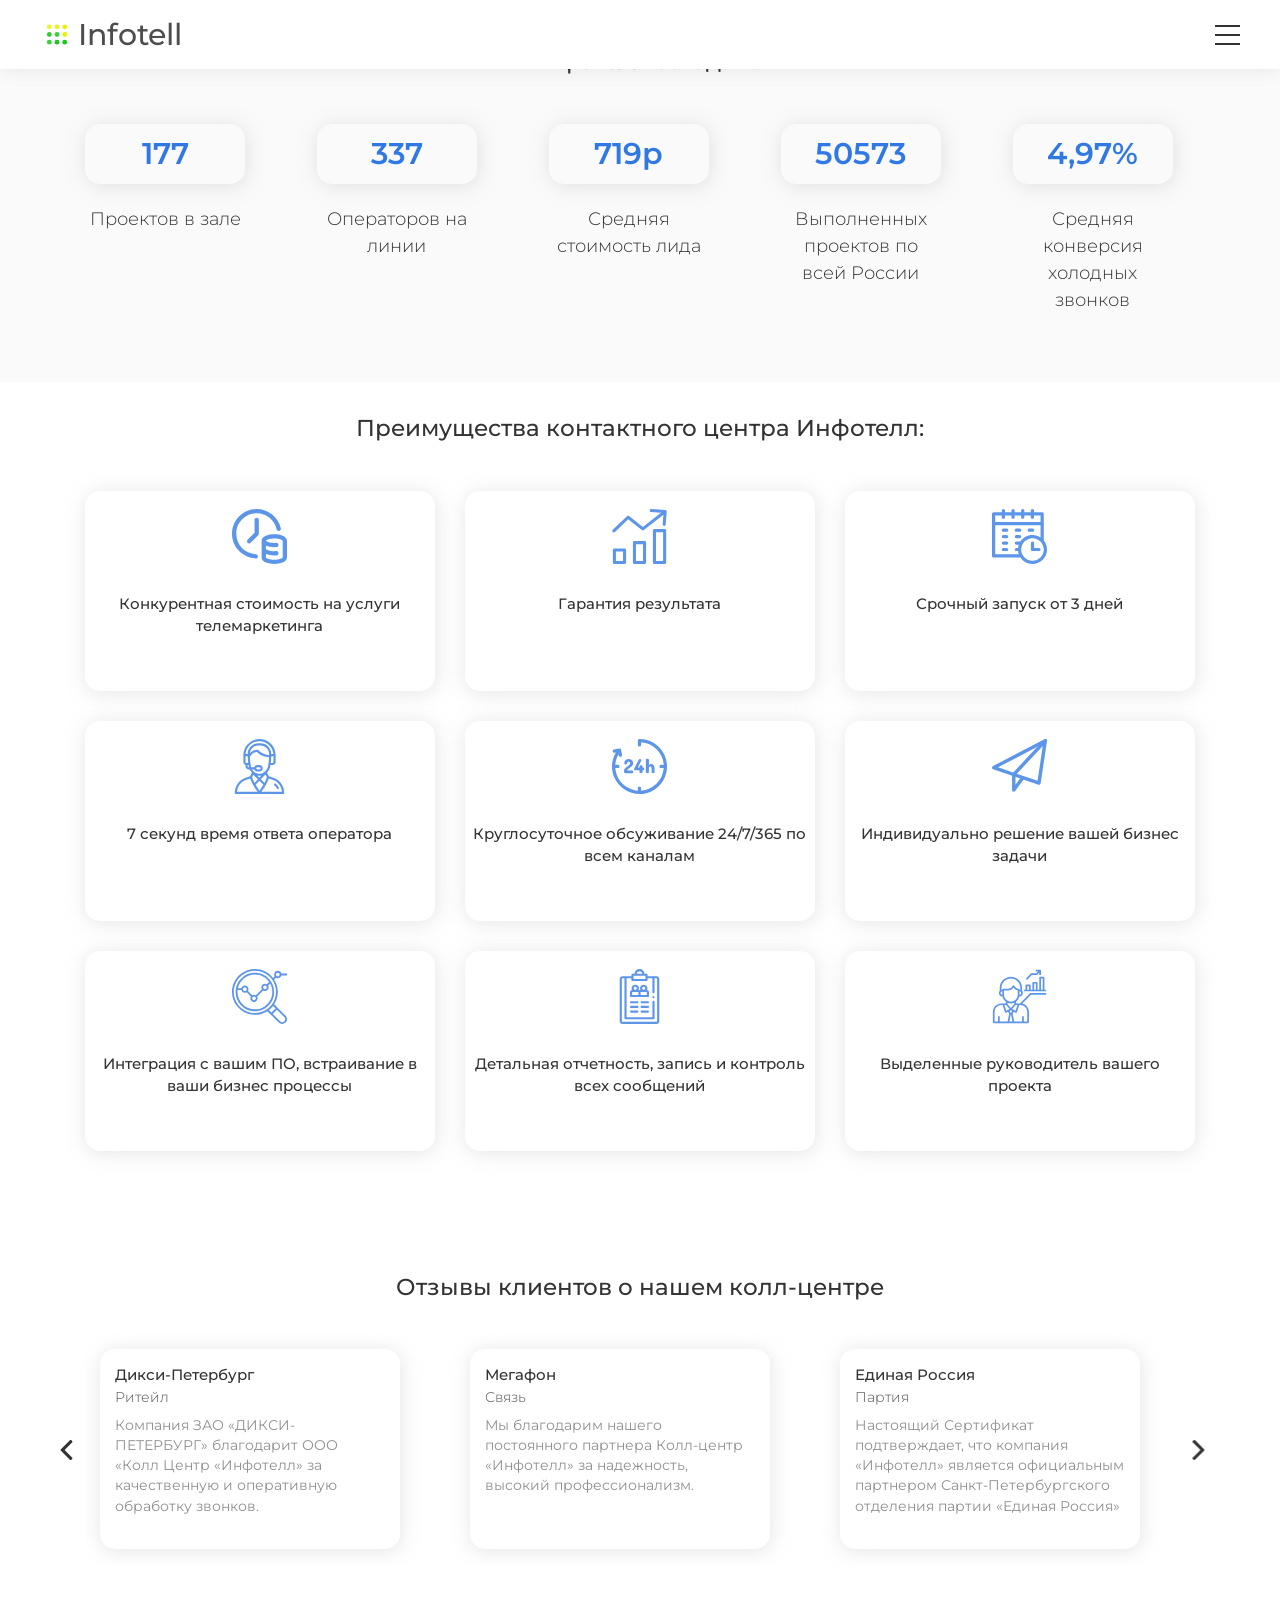
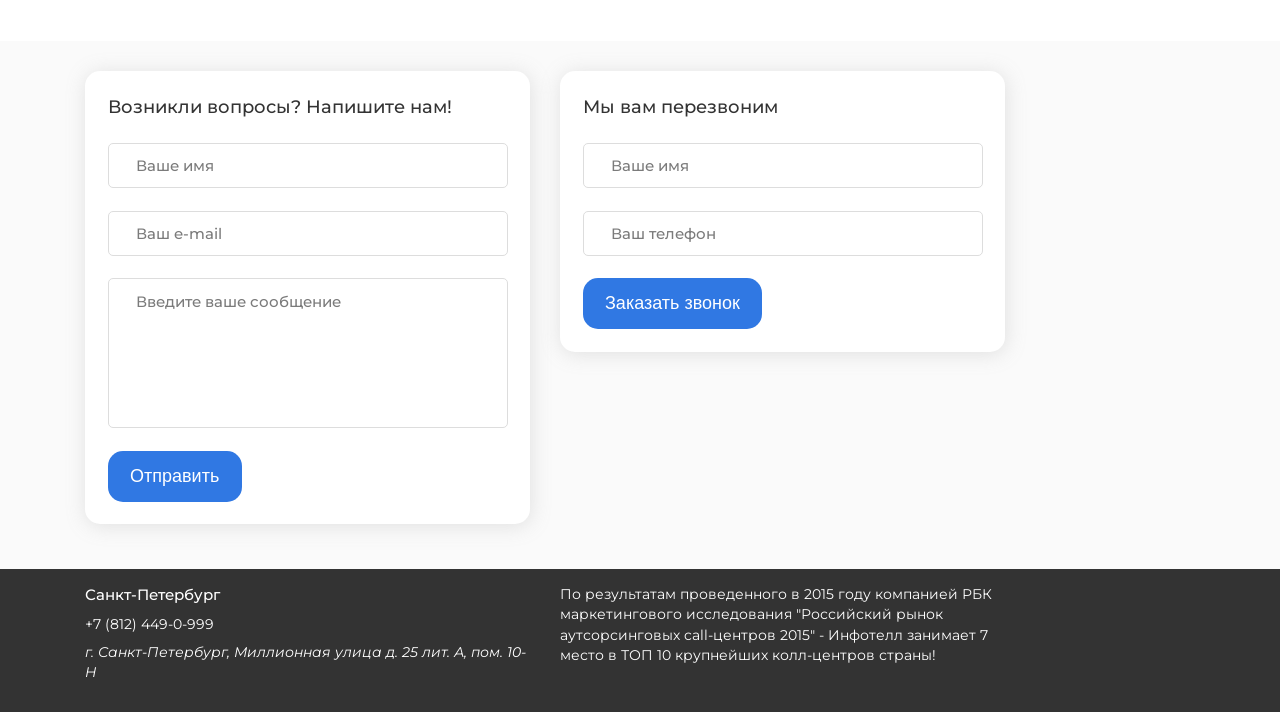
<file: about.html>
<!DOCTYPE html>
<html lang="ru">
<head>
    <meta charset="UTF-8">
    <link href="https://fonts.googleapis.com/css2?family=Montserrat:wght@400;500;600;700&display=swap" rel="stylesheet">
    <link rel="stylesheet" href="assets/css/style.min.css">
    
    <!-- Useful meta tags -->
    <meta http-equiv="x-ua-comatible" content="ie=edge">
    <meta name="viewport" content="width=device-width, initial-scale=1.0">
    <meta name="robots" content="index, follow, noodp">
    <meta name="googlebot" content="index, follow">
    <meta name="format-detection" content="telephone=no">
    <meta name="keywords" content="">
    <meta name="description" content=""> 
    
    <!-- Favicons -->
    <link rel="apple-touch-icon" sizes="180x180" href="assets/img/favicons/apple-touch-icon.png">
    <link rel="icon" type="image/png" sizes="32x32" href="assets/img/favicons/favicon-32x32.png">
    <link rel="icon" type="image/png" sizes="16x16" href="assets/img/favicons/favicon-16x16.png">
    <link rel="manifest" href="assets/img/favicons/site.webmanifest">
    <link rel="mask-icon" href="assets/img/favicons/safari-pinned-tab.svg" color="#37c9be">
    <meta name="msapplication-TileColor" content="#2b5797">
    <meta name="theme-color" content="#ffffff">
    
    <title>О Компании Infotell</title>
    <script src="https://ajax.googleapis.com/ajax/libs/jquery/3.5.1/jquery.min.js"></script></head>
<body>
<svg style="display: none;">
    <symbol id="money" viewBox="0 0 512.001 512.001">
        <g>
			<path d="M221.843,420.255C119.875,415.957,40,332.574,40,230.427c0-104.766,85.234-190,190-190
				c88.342,0,166.346,62.489,185.476,148.583c2.396,10.783,13.076,17.581,23.862,15.186c10.783-2.396,17.582-13.079,15.186-23.862
				c-11.17-50.266-39.456-95.921-79.649-128.553C334.085,18.665,282.634,0.427,230,0.427c-61.436,0-119.193,23.924-162.635,67.365
				C23.924,111.234,0,168.991,0,230.427c0,59.719,22.784,116.314,64.153,159.358c41.249,42.918,96.652,67.933,156.005,70.435
				c0.287,0.012,0.572,0.018,0.857,0.018c10.658,0,19.515-8.409,19.968-19.158C241.449,430.044,232.879,420.72,221.843,420.255z"/>
			<path d="M230,80.574c-11.046,0-20,8.954-20,20v121.569l-64.613,64.613c-7.811,7.81-7.811,20.473,0,28.284
				c3.905,3.905,9.023,5.858,14.142,5.858s10.237-1.953,14.142-5.858l70.471-70.471c3.751-3.75,5.858-8.838,5.858-14.142V100.574
				C250,89.528,241.046,80.574,230,80.574z"/>
			<path d="M470.855,248.773c-20.853-8.511-48.147-13.199-76.854-13.199c-28.707,0-56.001,4.688-76.854,13.199
				c-35.8,14.612-41.146,35.595-41.146,46.801v156c0,11.207,5.346,32.189,41.146,46.801c20.853,8.511,48.147,13.199,76.854,13.199
				c28.707,0,56.001-4.688,76.854-13.199c35.8-14.612,41.146-35.595,41.146-46.801v-156
				C512.001,284.367,506.655,263.385,470.855,248.773z M472.001,450.94c-3.304,6.149-30.193,20.634-78,20.634
				s-74.696-14.484-78-20.634v-32.052c0.385,0.162,0.753,0.326,1.146,0.487c20.853,8.511,48.147,13.199,76.854,13.199
				c6.924,0,13.855-0.274,20.6-0.815c11.01-0.883,19.22-10.525,18.336-21.536c-0.884-11.011-10.512-19.216-21.536-18.336
				c-5.685,0.456-11.539,0.688-17.4,0.688c-47.82,0-74.708-14.49-78-20.637V341.89c0.385,0.162,0.753,0.326,1.146,0.487
				c20.853,8.511,48.147,13.199,76.854,13.199c6.924,0,13.855-0.274,20.6-0.815c11.01-0.883,19.22-10.525,18.336-21.536
				c-0.884-11.011-10.512-19.217-21.536-18.336c-5.685,0.456-11.539,0.688-17.4,0.688c-46.242,0-72.907-13.549-77.594-20.001
				c4.694-6.454,31.36-19.999,77.594-19.999c47.807,0,74.696,14.484,78,20.634V450.94z"/>
		</g>
    </symbol>

    <symbol id="statistic" viewBox="0 0 375.148 375.148">
        <g>
			<path d="M222.076,218.936h-68.963c-5.771,0-10.449,4.678-10.449,10.449v135.314c0,5.771,4.678,10.449,10.449,10.449h68.963
				c5.771,0,10.449-4.678,10.449-10.449V229.385C232.525,223.614,227.847,218.936,222.076,218.936z M211.627,354.25h-48.065V239.834
				h48.065V354.25z"/>
			<path d="M358.958,136.911h-69.486c-5.771,0-10.449,4.678-10.449,10.449v217.339c0,5.771,4.678,10.449,10.449,10.449h69.486
				c5.771,0,10.449-4.678,10.449-10.449V147.36C369.407,141.59,364.729,136.911,358.958,136.911z M348.509,354.25h-48.588V157.809
				h48.588V354.25z"/>
			<path d="M85.717,269.613H16.231c-5.771,0-10.449,4.678-10.449,10.449v84.637c0,5.771,4.678,10.449,10.449,10.449h69.486
				c5.771,0,10.449-4.678,10.449-10.449v-84.637C96.166,274.292,91.488,269.613,85.717,269.613z M75.268,354.25H26.68v-63.739
				h48.588V354.25z"/>
			<path d="M370.452,10.479c-1.589-2.19-4.089-3.536-6.792-3.657L268.574,0.03c-5.771-0.433-10.8,3.895-11.233,9.665
				c-0.433,5.771,3.894,10.8,9.665,11.233l67.297,4.57l-123.721,96.786l-94.563-74.188c-4.038-3.198-9.803-2.976-13.584,0.522
				L5.26,141.613c-4.131,3.919-4.363,10.425-0.522,14.629c1.864,2.419,4.786,3.783,7.837,3.657c2.756-0.039,5.385-1.166,7.314-3.135
				l90.384-86.727l93.518,73.665c3.817,3.056,9.244,3.056,13.061,0L350.601,39.624l-5.227,64.896
				c-0.026,5.674,4.279,10.431,9.927,10.971h0.522c5.386,0.027,9.91-4.045,10.449-9.404l6.792-88.294
				C373.447,15.074,372.471,12.34,370.452,10.479z"/>
		</g>
    </symbol>
    <symbol id="calendar" viewBox="0 0 512 512">
        <path d="m482 292.25v-246.25c0-8.285156-6.714844-15-15-15h-76v-16c0-8.285156-6.714844-15-15-15s-15 6.714844-15 15v16h-60v-16c0-8.285156-6.714844-15-15-15s-15 6.714844-15 15v16h-60v-16c0-8.285156-6.714844-15-15-15s-15 6.714844-15 15v16h-60v-16c0-8.285156-6.714844-15-15-15s-15 6.714844-15 15v16h-76c-8.285156 0-15 6.714844-15 15v391c0 8.285156 6.714844 15 15 15h249.804688c24.25 36.152344 65.488281 60 112.195312 60 74.4375 0 135-60.5625 135-135 0-32.070312-11.25-61.5625-30-84.75zm-391-231.25v15c0 8.285156 6.714844 15 15 15s15-6.714844 15-15v-15h60v15c0 8.285156 6.714844 15 15 15s15-6.714844 15-15v-15h60v15c0 8.285156 6.714844 15 15 15s15-6.714844 15-15v-15h60v15c0 8.285156 6.714844 15 15 15s15-6.714844 15-15v-15h61v60h-422v-60zm-61 361v-271h422v113.804688c-21.464844-14.394532-47.269531-22.804688-75-22.804688-47.398438 0-89.164062 24.558594-113.257812 61.613281-2.027344-1.023437-4.3125-1.613281-6.742188-1.613281h-30c-8.285156 0-15 6.714844-15 15s6.714844 15 15 15h22.722656c-3.386718 9.554688-5.730468 19.601562-6.882812 30h-15.839844c-8.285156 0-15 6.714844-15 15s6.714844 15 15 15h15.839844c1.152344 10.398438 3.492187 20.445312 6.882812 30zm347 60c-57.898438 0-105-47.101562-105-105s47.101562-105 105-105 105 47.101562 105 105-47.101562 105-105 105zm0 0"/><path d="m437 362h-45v-45c0-8.285156-6.714844-15-15-15s-15 6.714844-15 15v60c0 8.285156 6.714844 15 15 15h60c8.285156 0 15-6.714844 15-15s-6.714844-15-15-15zm0 0"/><path d="m136 182h-30c-8.285156 0-15 6.714844-15 15s6.714844 15 15 15h30c8.285156 0 15-6.714844 15-15s-6.714844-15-15-15zm0 0"/><path d="m136 242h-30c-8.285156 0-15 6.714844-15 15s6.714844 15 15 15h30c8.285156 0 15-6.714844 15-15s-6.714844-15-15-15zm0 0"/><path d="m136 302h-30c-8.285156 0-15 6.714844-15 15s6.714844 15 15 15h30c8.285156 0 15-6.714844 15-15s-6.714844-15-15-15zm0 0"/><path d="m227 212h30c8.285156 0 15-6.714844 15-15s-6.714844-15-15-15h-30c-8.285156 0-15 6.714844-15 15s6.714844 15 15 15zm0 0"/><path d="m227 272h30c8.285156 0 15-6.714844 15-15s-6.714844-15-15-15h-30c-8.285156 0-15 6.714844-15 15s6.714844 15 15 15zm0 0"/><path d="m136 362h-30c-8.285156 0-15 6.714844-15 15s6.714844 15 15 15h30c8.285156 0 15-6.714844 15-15s-6.714844-15-15-15zm0 0"/><path d="m347 212h30c8.285156 0 15-6.714844 15-15s-6.714844-15-15-15h-30c-8.285156 0-15 6.714844-15 15s6.714844 15 15 15zm0 0"/>
    </symbol>

    <symbol id="support" viewBox="0 0 512 512">
        <g>
            <path d="M390.622,363.663l-47.53-15.84l-17.063-34.127c15.372-15.646,26.045-36.348,29.644-57.941L357.801,243H376
                c16.542,0,30-13.458,30-30v-63C406,67.29,338.71,0,256,0c-82.922,0-150,67.097-150,150v63c0,13.036,8.361,24.152,20,28.28V253
                c0,16.542,13.458,30,30,30h8.782c4.335,9.417,9.946,18.139,16.774,25.974c1.416,1.628,2.893,3.206,4.406,4.741l-17.054,34.108
                l-47.531,15.841C66.112,382.092,26,440.271,26,502c0,5.523,4.477,10,10,10h440c5.522,0,10-4.477,10-10
                C486,440.271,445.889,382.092,390.622,363.663z M386,213c0,5.514-4.486,10-10,10h-15.262c2.542-19.69,4.236-40.643,4.917-61.28
                c0.02-0.582,0.036-1.148,0.054-1.72H386V213z M136,223c-5.514,0-10-4.486-10-10v-53h20.298c0.033,1.043,0.068,2.091,0.107,3.146
                c0.001,0.036,0.003,0.071,0.004,0.107c0,0.003,0,0.006,0,0.009c0.7,20.072,2.372,40.481,4.856,59.737H136V223z M156,263
                c-5.514,0-10-4.486-10-10v-10h8.198l2.128,12.759c0.406,2.425,0.905,4.841,1.482,7.241H156z M146.017,140H126.38
                C131.445,72.979,187.377,20,256,20c68.318,0,124.496,52.972,129.619,120h-19.635c-0.72-55.227-45.693-100-101.033-100h-17.9
                C191.712,40,146.736,84.773,146.017,140z M247.05,60h17.9c44.809,0,81.076,36.651,81.05,81.41c0,3.147-0.025,5.887-0.078,8.38
                c0,0.032-0.001,0.065-0.001,0.098l-12.508-1.787c-33.98-4.852-66.064-20.894-90.342-45.172C241.195,101.054,238.652,100,236,100
                c-26.856,0-52.564,12.236-69.558,32.908C170.63,92.189,205.053,60,247.05,60z M178.54,263c-5.006-16.653-10.734-65.653-12-97.053
                l13.459-17.946c12.361-16.476,31.592-26.713,52.049-27.888c26.917,25.616,61.739,42.532,98.537,47.786l14.722,2.104
                c-0.984,20.885-2.995,41.843-5.876,61.118c-0.001,0.006-0.002,0.013-0.003,0.02c-0.916,6.197-1.638,10.185-3.482,21.324
                c-5.296,31.765-28.998,60.49-60.287,68.313c-12.877,3.215-26.443,3.214-39.313,0c-19.537-4.884-37.451-18.402-49.012-37.778
                h20.386c4.128,11.639,15.243,20,28.28,20h20c16.575,0,30-13.424,30-30c0-16.542-13.458-30-30-30h-20
                c-13.327,0-24.278,8.608-28.297,20H178.54z M235.159,341.016c6.859,1.445,13.852,2.184,20.841,2.184
                c5.471,0,10.943-0.458,16.353-1.346l-17.67,18.687L235.159,341.016z M240.935,375.079l-31.718,33.542
                c-8.732-16.714-16.235-34.109-22.389-51.917l11.911-23.822L240.935,375.079z M311.566,329.494l13.604,27.209
                c-6.164,17.838-13.669,35.239-22.392,51.933l-33.948-33.948L311.566,329.494z M226,273c0-5.521,4.478-10,10-10h20
                c5.514,0,10,4.486,10,10c0,5.522-4.479,10-10,10h-20C230.486,283,226,278.514,226,273z M46.4,492
                c3.963-49.539,36.932-94.567,81.302-109.363l42.094-14.028c7.712,21.325,17.266,42.052,28.463,61.74
                c0.019,0.034,0.037,0.068,0.056,0.101c0,0.001,0.001,0.001,0.001,0.002c8.181,14.389,17.389,28.45,27.372,41.799L237.99,492H46.4z
                 M256,483.086l-13.562-21.773c-0.152-0.244-0.314-0.481-0.486-0.711c-8.098-10.802-15.652-22.099-22.532-33.662l35.663-37.714
                l37.578,37.578c-6.926,11.647-14.506,22.991-22.611,33.796C269.56,461.253,270.255,460.224,256,483.086z M274.01,492
                l12.301-19.748c10.027-13.4,19.301-27.574,27.564-42.132c0.05-0.088,0.097-0.178,0.147-0.266c0.006-0.011,0.012-0.021,0.018-0.032
                c11.055-19.5,20.509-40.047,28.164-61.213l42.093,14.028c44.371,14.796,77.34,59.824,81.303,109.363H274.01z"/>
        </g>
        <g>
            <path d="M435.546,451.531c-6.683-13.377-16.472-25.261-28.309-34.367c-4.378-3.369-10.656-2.55-14.023,1.828
                c-3.368,4.378-2.549,10.656,1.828,14.024c9.454,7.273,17.272,16.766,22.611,27.453c2.473,4.949,8.483,6.941,13.415,4.477
                C436.008,462.478,438.013,456.472,435.546,451.531z"/>
        </g>
    </symbol>

    <symbol id="time" viewBox="0 0 512.00054 512">
        <path d="m124.542969 318.613281h64.15625c4.507812 0 8.472656-5.933593 8.472656-12.40625 0-6.476562-3.964844-12.046875-8.472656-12.046875h-47.214844v-1.621094c0-16.363281 55.6875-29.128906 55.6875-68.152343 0-24.09375-21.085937-37.21875-41.992187-37.21875-20.546876 0-40.730469 12.585937-40.730469 34.523437 0 11.328125 5.410156 14.566406 12.617187 14.566406 9.191406 0 14.777344-5.035156 14.777344-10.25 0-9.890624 6.308594-13.488281 13.515625-13.488281 10.09375 0 13.695313 7.015625 13.695313 12.769531 0 22.835938-56.765626 39.019532-56.765626 67.25v17.445313c-.003906 5.214844 7.207032 8.628906 12.253907 8.628906zm0 0"/><path d="m213.929688 290.921875h42.171874v19.0625c0 5.753906 7.027344 8.628906 14.054688 8.628906 7.03125 0 14.058594-2.875 14.058594-8.628906v-19.0625h7.75c4.324218 0 8.652344-6.472656 8.652344-12.945313 0-6.476562-2.886719-12.949218-8.652344-12.949218h-7.75v-12.585938c0-5.933594-7.027344-8.453125-14.058594-8.453125-7.027344 0-14.054688 2.519531-14.054688 8.453125v12.585938h-15.5l31.898438-63.835938c.542969-1.257812.902344-2.339844.902344-3.417968 0-6.472657-9.191406-10.609376-14.058594-10.609376-4.503906 0-9.007812 1.980469-11.710938 7.195313l-41.632812 81.457031c-1.082031 1.976563-1.441406 3.957032-1.441406 5.394532 0 6.292968 4.144531 9.710937 9.371094 9.710937zm0 0"/><path d="m329.445312 184.109375c-8.109374 0-13.875 3.414063-13.875 8.449219v117.421875c0 4.316406 5.765626 8.632812 13.875 8.632812 7.570313 0 14.058594-4.316406 14.058594-8.632812v-40.277344c0-8.453125 6.125-13.488281 12.074219-13.488281 7.027344 0 12.976563 6.652344 12.976563 13.488281v40.277344c0 5.753906 7.386718 8.632812 13.875 8.632812 7.027343 0 14.058593-2.878906 14.058593-8.632812v-40.277344c0-20.679687-14.238281-37.761719-30.636719-37.761719-11.175781 0-19.105468 6.652344-22.347656 13.664063v-53.046875c0-5.035156-6.488281-8.449219-14.058594-8.449219zm0 0"/><path d="m512 255.753906c0-68.3125-26.664062-132.539062-75.074219-180.84375-48.414062-48.308594-112.78125-74.910156-181.25-74.910156-7.910156 0-14.378906 6.109375-14.960937 13.859375-.035156.332031-.054688.695313-.054688 1.109375v.015625.007813.007812 40.355469c0 8.277343 6.722656 14.984375 15.015625 14.984375 8.296875 0 15.019531-6.707032 15.019531-14.984375v-24.882813c54.789063 3.558594 105.808594 26.535156 144.988282 65.628906 39.183594 39.09375 62.210937 90 65.777344 144.667969h-24.925782c-8.292968 0-15.019531 6.707031-15.019531 14.984375s6.726563 14.988282 15.019531 14.988282h24.925782c-3.566407 54.667968-26.59375 105.574218-65.777344 144.667968-39.179688 39.089844-90.195313 62.066406-144.988282 65.628906v-24.882812c0-8.277344-6.722656-14.984375-15.019531-14.984375-8.292969 0-15.015625 6.707031-15.015625 14.984375v25.308594c-39.628906-2.722656-77.679687-15.800782-110.960937-38.183594-38.59375-25.953125-67.84375-62.675781-84.589844-106.199219-8.222656-21.371093-13.109375-43.75-14.589844-66.339843h24.300781c8.296876 0 15.019532-6.710938 15.019532-14.988282s-6.722656-14.984375-15.019532-14.984375h-24.257812c.507812-7.414062 1.386719-14.808593 2.636719-22.164062 4.636719-27.253907 14.277343-53.429688 28.269531-77.140625l2.53125 12.988281c1.394531 7.15625 7.683594 12.128906 14.726562 12.128906.949219 0 1.914063-.09375 2.882813-.28125 8.144531-1.578125 13.460937-9.445312 11.878906-17.570312l-9.304687-47.746094c-1.582032-8.125-9.464844-13.429687-17.609375-11.851563l-47.851563 9.28125c-8.144531 1.578126-13.460937 9.441407-11.878906 17.566407s9.472656 13.429687 17.609375 11.851562l11.519531-2.234375c-16.050781 27.019532-27.09375 56.882813-32.386718 87.992188-7.660157 44.988281-2.996094 91.40625 13.480468 134.234375 18.964844 49.296875 52.105469 90.898437 95.84375 120.308593 42.652344 28.683594 92.261719 43.839844 143.5 43.839844h.300782c1.335937-.003906 2.65625.0625 3.949218 0 66.632813-1.238281 129.007813-28.222656 176.265625-75.375 48.410157-48.304687 75.074219-112.53125 75.074219-180.84375zm0 0"/>
    </symbol>

    <symbol id="send" viewBox="0 0 24 24">
        <path d="m20.5 20c-.082 0-.164-.014-.242-.04l-19.75-6.75c-.284-.098-.482-.354-.506-.653-.022-.299.135-.583.4-.722l22.5-11.75c.251-.129.554-.109.782.054.23.164.349.442.308.722l-2.75 18.5c-.033.22-.162.414-.353.53-.118.072-.253.109-.389.109zm-17.854-7.645 17.244 5.894 2.401-16.152z"/><path d="m9.5 23c-.078 0-.157-.012-.233-.037-.309-.102-.517-.389-.517-.713v-6.75c0-.189.072-.373.201-.512l13.75-14.75c.282-.304.759-.319 1.061-.037.303.282.319.757.037 1.061l-13.549 14.533v4.168l2.503-3.407c.245-.332.715-.406 1.049-.16.334.245.405.715.16 1.049l-3.857 5.25c-.145.195-.371.305-.605.305z"/>
    </symbol>
    <symbol id="chart" viewBox="0 0 480.182 480.182">
        <g>
            <path d="M200.182,32.106c-92.784,0-168,75.216-168,168s75.216,168,168,168s168-75.216,168-168
                C368.081,107.364,292.924,32.207,200.182,32.106z M200.182,48.106c49.416,0.039,95.723,24.123,124.128,64.56l-20,20
                c-4.867-2.945-10.439-4.521-16.128-4.56c-17.673,0-32,14.327-32,32c0.028,5.695,1.595,11.276,4.536,16.152l-52.384,52.384
                c-9.919-6.048-22.385-6.048-32.304,0l-36.384-36.384c2.941-4.876,4.508-10.457,4.536-16.152
                c0.022-17.638-14.258-31.954-31.896-31.976c-14.587-0.018-27.332,9.849-30.968,23.976h-29.68
                C66.785,98.159,128.614,48.211,200.182,48.106z M304.182,160.106c0,8.837-7.163,16-16,16s-16-7.163-16-16s7.163-16,16-16
                S304.182,151.269,304.182,160.106z M208.182,256.106c0,8.837-7.163,16-16,16s-16-7.163-16-16c0-8.837,7.163-16,16-16
                S208.182,247.269,208.182,256.106z M128.182,176.106c0,8.837-7.163,16-16,16s-16-7.163-16-16s7.163-16,16-16
                S128.182,167.269,128.182,176.106z M274.036,333.012c-22.592,12.544-48.012,19.116-73.854,19.093
                c-83.89,0.057-151.943-67.902-152-151.792c-0.004-5.414,0.282-10.825,0.856-16.208h32.28c3.637,14.085,16.317,23.945,30.864,24
                c5.695-0.028,11.276-1.595,16.152-4.536l36.384,36.384c-2.941,4.876-4.508,10.457-4.536,16.152c0,17.673,14.327,32,32,32
                s32-14.327,32-32c-0.028-5.695-1.595-11.276-4.536-16.152l52.384-52.384c4.876,2.941,10.457,4.508,16.152,4.536
                c17.673,0,32-14.327,32-32c-0.028-5.695-1.595-11.276-4.536-16.152l17.44-17.432C373.801,199.849,347.363,292.298,274.036,333.012
                z"/>
        </g>
        <g>
            <path d="M400.182,80.106c14.547-0.055,27.227-9.914,30.864-24h49.136v-16h-49.136c-3.637-14.086-16.317-23.945-30.864-24
                c-17.673,0-32,14.327-32,32c0.028,5.695,1.595,11.276,4.536,16.152l-14.056,14.056C291.407-9.307,165.855-25.817,78.234,41.438
                S-25.897,234.246,41.358,321.867c63.484,82.707,179.855,102.77,267.368,46.095l24.144,24.144l11.312,11.312l64.4,64.4
                c16.379,16.379,42.933,16.379,59.312,0c16.379-16.379,16.379-42.933,0-59.312l-64.4-64.4l-11.312-11.312l-24.144-24.144
                c42.859-66.016,42.859-151.071,0-217.088l16-16C388.911,78.504,394.49,80.074,400.182,80.106z M400.182,32.106
                c8.837,0,16,7.163,16,16s-7.163,16-16,16s-16-7.163-16-16S391.346,32.106,400.182,32.106z M456.582,419.818
                c10.246,10.016,10.433,26.442,0.417,36.688c-10.016,10.246-26.442,10.433-36.688,0.417c-0.141-0.137-0.279-0.276-0.417-0.417
                l-64.4-64.4l36.688-36.688L456.582,419.818z M380.87,344.106l-36.688,36.688l-22.144-22.144c1.128-0.864,2.184-1.816,3.296-2.704
                s2.4-1.952,3.592-2.952c1.752-1.472,3.48-2.96,5.176-4.488c0.872-0.8,1.704-1.6,2.56-2.4c3.28-3.072,6.456-6.248,9.528-9.528
                c0.8-0.856,1.6-1.688,2.4-2.56c1.528-1.696,3.016-3.424,4.488-5.176c1.003-1.184,1.987-2.381,2.952-3.592
                c0.88-1.104,1.832-2.16,2.696-3.288L380.87,344.106z M349.846,306.946c-2.52,3.52-5.12,6.968-7.864,10.288
                c-0.8,0.968-1.656,1.904-2.48,2.856c-2.448,2.848-4.976,5.611-7.584,8.288c-1.136,1.173-2.291,2.328-3.464,3.464
                c-2.667,2.608-5.429,5.136-8.288,7.584c-0.952,0.8-1.888,1.672-2.856,2.48c-3.32,2.744-6.768,5.344-10.288,7.864
                c-82.816,59.165-197.915,39.992-257.08-42.824S9.95,109.031,92.766,49.866S290.681,9.873,349.846,92.69
                C395.627,156.772,395.627,242.864,349.846,306.946z"/>
        </g>
    </symbol>
    <symbol id="survey" viewBox="0 0 512 512">
        <g>
            <path d="m413.713 66.574h-82.373v-13.31c0-5.522-4.477-10-10-10h-19.663c-1.292-24.075-21.286-43.264-45.677-43.264s-44.385 19.189-45.678 43.264h-19.662c-5.523 0-10 4.478-10 10v13.311h-82.373c-14.565 0-26.415 11.85-26.415 26.415v392.596c0 14.565 11.85 26.415 26.415 26.415h315.426c14.565 0 26.415-11.85 26.415-26.415v-392.597c0-14.565-11.85-26.415-26.415-26.415zm-157.713-46.574c13.359 0 24.374 10.229 25.626 23.264h-51.252c1.252-13.035 12.267-23.264 25.626-23.264zm-55.34 43.264h110.68v29.576h-110.68zm219.468 422.321c0 3.537-2.878 6.415-6.415 6.415h-315.426c-3.537 0-6.415-2.878-6.415-6.415v-392.596c0-3.537 2.878-6.415 6.415-6.415h17.585v371.426c0 5.522 4.477 10 10 10h260.255c5.523 0 10-4.478 10-10v-151.794c0-5.522-4.477-10-10-10s-10 4.478-10 10v141.794h-240.254v-361.426h44.787v16.266c0 5.522 4.477 10 10 10h130.68c5.523 0 10-4.478 10-10v-16.266h44.787v129.22c0 5.523 4.477 10 10 10s10-4.477 10-10v-129.22h17.585c3.537 0 6.415 2.878 6.415 6.415v392.596z"/><path d="m395.36 257.359c-1.639-3.932-5.687-6.455-9.949-6.147-4.146.3-7.752 3.231-8.896 7.224-1.152 4.018.394 8.444 3.794 10.875 3.355 2.4 7.937 2.472 11.371.189 3.92-2.606 5.487-7.8 3.68-12.141z"/><path d="m326.419 194.754c2.065-4.42 3.219-9.347 3.219-14.539 0-19.003-15.46-34.463-34.463-34.463s-34.463 15.46-34.463 34.463c0 5.192 1.154 10.119 3.219 14.539-2.862.251-5.55 1.119-7.931 2.468-2.381-1.349-5.069-2.217-7.931-2.468 2.065-4.42 3.219-9.347 3.219-14.539 0-19.003-15.46-34.463-34.463-34.463s-34.463 15.46-34.463 34.463c0 5.192 1.154 10.119 3.219 14.539-10.034.881-17.931 9.331-17.931 19.59v37.258c0 5.522 4.477 10 10 10h156.7c5.523 0 10-4.478 10-10v-37.258c0-10.259-7.897-18.709-17.931-19.59zm-31.244-29.002c7.975 0 14.463 6.488 14.463 14.463s-6.488 14.463-14.463 14.463-14.463-6.488-14.463-14.463 6.488-14.463 14.463-14.463zm-78.35 0c7.975 0 14.463 6.488 14.463 14.463s-6.488 14.463-14.463 14.463-14.463-6.488-14.463-14.463 6.488-14.463 14.463-14.463zm-29.175 48.926h58.35v26.924h-58.35zm136.7 26.924h-58.35v-26.924h58.35z"/><path d="m236 343.128h-58.35c-5.523 0-10 4.478-10 10s4.477 10 10 10h58.35c5.523 0 10-4.478 10-10 0-5.523-4.477-10-10-10z"/><path d="m334.35 343.128h-58.35c-5.523 0-10 4.478-10 10s4.477 10 10 10h58.35c5.523 0 10-4.478 10-10 0-5.523-4.477-10-10-10z"/><path d="m236 299.978h-58.35c-5.523 0-10 4.478-10 10 0 5.523 4.477 10 10 10h58.35c5.523 0 10-4.477 10-10 0-5.522-4.477-10-10-10z"/><path d="m334.35 299.978h-58.35c-5.523 0-10 4.478-10 10 0 5.523 4.477 10 10 10h58.35c5.523 0 10-4.477 10-10 0-5.522-4.477-10-10-10z"/><path d="m236 386.276h-58.35c-5.523 0-10 4.478-10 10s4.477 10 10 10h58.35c5.523 0 10-4.478 10-10s-4.477-10-10-10z"/><path d="m334.35 386.276h-58.35c-5.523 0-10 4.478-10 10s4.477 10 10 10h58.35c5.523 0 10-4.478 10-10s-4.477-10-10-10z"/>
        </g>
    </symbol>
    <symbol id="experience" viewBox="0 0 64 64">
        <g>
            <path d="m44.293 28.293-11.707 11.707h-4.586v-2h-.026c1.928-1.443 3.326-3.557 3.824-6h.202c2.206 0 4-1.794 4-4 0-1.006-.385-1.915-1-2.618v-3.382c0-7.168-5.832-13-13-13s-13 5.832-13 13v3.382c-.615.703-1 1.612-1 2.618 0 2.206 1.794 4 4 4h.202c.498 2.443 1.896 4.557 3.824 6h-.026v2h-5c-5.514 0-10 4.486-10 10v12c0 .553.447 1 1 1h40c.553 0 1-.447 1-1v-12c0-4.768-3.357-8.761-7.83-9.756l10.244-10.244h17.586v-2h-18c-.266 0-.52.105-.707.293zm-27.762 13.707 3.892 4.67-3.839 1.919-2.197-6.589zm5.289 11h.361l1.6 8h-3.561zm.562-2h-.764l-1.076-2.153 1.458-.729 1.458.729zm1.195-4.33 3.892-4.67h2.144l-2.197 6.59zm8.423-16.67v-4c1.103 0 2 .897 2 2s-.897 2-2 2zm-22-2c0-1.103.897-2 2-2v4c-1.103 0-2-.897-2-2zm2-4c-.347 0-.678.058-1 .142v-2.142c0-6.065 4.935-11 11-11s11 4.935 11 11v2.142c-.322-.084-.653-.142-1-.142 0-.553-.447-1-1-1-1.565 0-3.061-.748-4-2.001l-1.2-1.6c-.377-.502-1.223-.502-1.6 0l-1.2 1.601c-.939 1.252-2.435 2-4 2h-6c-.553 0-1 .447-1 1zm2 6v-5h5c2.191 0 4.285-1.047 5.6-2.8l.4-.534.4.533c1.113 1.484 2.783 2.463 4.6 2.728v5.073c0 4.411-3.589 8-8 8s-8-3.589-8-8zm8 10c1.422 0 2.774-.303 4-.841v1.479l-4 4.8-4-4.8v-1.479c1.226.538 2.578.841 4 .841zm-19 10c0-4.411 3.589-8 8-8h1.28l2.772 8.316c.091.274.298.496.565.607.123.052.253.077.383.077.153 0 .307-.035.447-.105l2.305-1.153 1.199 2.399-1.771 8.859h-9.18v-6h-2v6h-4zm38 0v11h-4v-6h-2v6h-9.18l-1.772-8.859 1.199-2.399 2.305 1.153c.141.07.295.105.448.105.13 0 .26-.025.383-.076.268-.111.475-.333.565-.607l2.772-8.317h1.28c4.411 0 8 3.589 8 8z"/><path d="m61 24v-14c0-.553-.447-1-1-1h-4c-.553 0-1 .447-1 1v14h-2v-8c0-.553-.447-1-1-1h-4c-.553 0-1 .447-1 1v8h-2v-5c0-.553-.447-1-1-1h-4c-.553 0-1 .447-1 1v5h-2v2h26v-2zm-4-13h2v13h-2zm-8 6h2v7h-2zm-8 3h2v4h-2z"/><path d="m46.414 7h5.586c.266 0 .52-.105.707-.293l2.293-2.293v2.586h2v-5c0-.553-.447-1-1-1h-5v2h2.586l-2 2h-5.586c-.266 0-.52.105-.707.293l-6 6 1.414 1.414z"/>
        </g>
    </symbol>
    <symbol id="watch"  viewBox="0 0 480.179 480.179">
        <g>
			<path d="M412.644,156l19.752-19.752c3.123-3.124,3.123-8.188,0-11.312l-45.2-45.2c-3.174-3.001-8.138-3.001-11.312,0
				L356.1,99.456c-32.002-21.606-69.414-33.819-108-35.256V16h40c4.418,0,8-3.582,8-8s-3.582-8-8-8h-96c-4.418,0-8,3.582-8,8
				s3.582,8,8,8h40v48.2c-38.586,1.437-75.998,13.65-108,35.256l-19.752-19.752c-3.124-3.123-8.188-3.123-11.312,0l-45.2,45.2
				c-3.123,3.124-3.123,8.188,0,11.312L67.556,156c-64.152,95.293-38.907,224.549,56.387,288.701s224.55,38.907,288.701-56.386
				C459.919,318.092,459.919,226.223,412.644,156z M381.54,96.672l33.888,33.888l-12.384,12.384
				c-9.967-12.551-21.337-23.921-33.888-33.888L381.54,96.672z M64.74,130.56l33.888-33.888l12.384,12.384
				c-12.551,9.967-23.921,21.337-33.888,33.888L64.74,130.56z M240.1,464c-106.039,0-192-85.961-192-192s85.961-192,192-192
				s192,85.961,192,192C431.977,377.987,346.087,463.877,240.1,464z"/>

			<path d="M392.66,184.384c-0.064-0.136-0.064-0.28-0.136-0.416c-0.072-0.136-0.208-0.2-0.288-0.32
				c-15.409-26.42-37.39-48.404-63.808-63.816c-0.128-0.08-0.2-0.208-0.328-0.288s-0.28-0.072-0.416-0.136
				c-54.215-31.265-120.985-31.265-175.2,0c-0.136,0.064-0.28,0.064-0.416,0.136s-0.2,0.208-0.328,0.288
				c-26.417,15.409-48.399,37.391-63.808,63.808c-0.08,0.128-0.208,0.2-0.288,0.328c-0.08,0.128-0.072,0.28-0.136,0.416
				c-13.825,23.931-21.776,50.8-23.2,78.4c-0.103,0.399-0.173,0.806-0.208,1.216c0.041,0.302,0.103,0.602,0.184,0.896
				c-0.096,2.36-0.184,4.72-0.184,7.104c-0.024,30.748,8.062,60.958,23.44,87.584c0.064,0.136,0.064,0.28,0.136,0.416
				c0.072,0.136,0.272,0.328,0.392,0.504c15.406,26.338,37.348,48.256,63.704,63.632c0.128,0.08,0.2,0.208,0.328,0.288
				c0.128,0.08,0.408,0.152,0.608,0.248c54.11,31.104,120.674,31.104,174.784,0c0.2-0.096,0.408-0.136,0.608-0.248
				s0.2-0.208,0.328-0.288c26.344-15.381,48.275-37.297,63.672-63.632c0.12-0.176,0.28-0.312,0.392-0.504
				c0.112-0.192,0.104-0.28,0.168-0.416C423.925,305.369,423.925,238.599,392.66,184.384z M382.356,344.896l-20.472-11.824
				c-3.811-2.235-8.713-0.957-10.948,2.854s-0.957,8.713,2.854,10.948c0.031,0.018,0.062,0.036,0.093,0.054l20.464,11.816
				c-12.319,18.998-28.505,35.185-47.504,47.504l-11.816-20.464c-2.183-3.841-7.067-5.185-10.908-3.002
				c-3.841,2.183-5.185,7.067-3.002,10.908c0.018,0.031,0.036,0.062,0.054,0.093l11.824,20.472
				c-20.148,10.341-42.275,16.252-64.896,17.336V392c0-4.418-3.582-8-8-8s-8,3.582-8,8v39.592
				c-22.621-1.084-44.748-6.995-64.896-17.336l11.824-20.472c2.234-3.812,0.956-8.713-2.856-10.947
				c-3.812-2.234-8.713-0.956-10.947,2.856c-0.018,0.03-0.035,0.061-0.053,0.092l-11.816,20.464
				c-18.998-12.319-35.185-28.506-47.504-47.504l20.464-11.816c3.841-2.183,5.185-7.067,3.002-10.908
				c-2.183-3.841-7.067-5.185-10.908-3.002c-0.031,0.018-0.062,0.036-0.093,0.054l-20.472,11.824
				C86.194,322.363,80.11,297.367,80.1,272h40c4.418,0,8-3.582,8-8s-3.582-8-8-8H80.9c2.014-19.862,7.76-39.166,16.936-56.896
				l20.472,11.824c3.812,2.234,8.713,0.956,10.947-2.856c2.234-3.812,0.956-8.713-2.856-10.947c-0.03-0.018-0.061-0.035-0.092-0.053
				l-20.464-11.816c12.319-18.998,28.505-35.185,47.504-47.504l11.816,20.464c2.184,3.841,7.068,5.184,10.909,3
				s5.184-7.068,3-10.909c-0.017-0.031-0.035-0.061-0.053-0.092l-11.824-20.472c20.15-10.342,42.28-16.253,64.904-17.336V152
				c0,4.418,3.582,8,8,8s8-3.582,8-8v-39.592c22.621,1.084,44.748,6.995,64.896,17.336l-11.824,20.472
				c-2.235,3.811-0.957,8.713,2.854,10.948s8.713,0.957,10.948-2.854c0.018-0.031,0.036-0.062,0.054-0.093l11.816-20.464
				c18.998,12.319,35.185,28.505,47.504,47.504l-20.464,11.816c-3.841,2.184-5.184,7.068-3,10.909c2.184,3.841,7.068,5.184,10.909,3
				c0.031-0.017,0.061-0.035,0.092-0.053l20.472-11.824c10.341,20.148,16.252,42.275,17.336,64.896H352.1c-4.418,0-8,3.582-8,8
				s3.582,8,8,8h47.592C398.608,302.621,392.697,324.748,382.356,344.896z"/>
				
			<path d="M248.1,249.472V184c0-4.418-3.582-8-8-8s-8,3.582-8,8v65.472c-12.497,4.418-19.046,18.131-14.627,30.627
				c4.418,12.497,18.131,19.046,30.627,14.627c12.497-4.418,19.046-18.131,14.627-30.627
				C260.311,257.265,254.935,251.888,248.1,249.472z M240.1,280c-4.418,0-8-3.582-8-8s3.582-8,8-8s8,3.582,8,8
				S244.518,280,240.1,280z"/>
		</g>
    </symbol>
    <symbol id="phone" viewBox="0 0 512 512">
        <g>
            <path d="m387.312 94.34h-145.92c-4.234 0-7.665 3.432-7.665 7.665s3.431 7.665 7.665 7.665h145.92c4.234 0 7.665-3.432 7.665-7.665 0-4.234-3.431-7.665-7.665-7.665z"/><path d="m477.865 138.142h-1.018v-18.355c0-12.219-9.941-22.16-22.16-22.16h-7.286v-13.472c0-4.233-3.431-7.665-7.665-7.665s-7.665 3.432-7.665 7.665v53.987h-235.437v-116.725c0-3.357 2.731-6.087 6.087-6.087h223.263c3.357 0 6.088 2.731 6.088 6.087v26.905c0 4.233 3.431 7.665 7.665 7.665s7.665-3.432 7.665-7.665v-26.905c-.001-11.81-9.609-21.417-21.418-21.417h-223.263c-11.809 0-21.416 9.607-21.416 21.417v76.211h-7.287c-8.753 0-16.335 5.102-19.934 12.488-6.929-6.191-16.062-9.963-26.063-9.963h-51.951c-21.201 0-38.51 16.937-39.136 37.99h-2.799c-18.445 0-33.451 15.006-33.451 33.451v268.967c0 18.445 15.006 33.451 33.451 33.451h2.799c.626 21.051 17.935 37.988 39.136 37.988h51.95c21.202 0 38.511-16.937 39.137-37.99h310.709c18.445 0 33.451-15.006 33.451-33.451v-268.967c-.001-18.444-15.007-33.45-33.452-33.45zm-30.464-25.185h7.286c3.766 0 6.83 3.064 6.83 6.83v18.355h-14.117v-25.185zm-273.384 0h7.287v25.185h-14.118v-18.355c.001-3.767 3.065-6.83 6.831-6.83zm-158.004 327.602v-268.967c0-9.992 8.13-18.121 18.122-18.121h2.769v14.765c0 35.81 4.911 58.652 7.431 80.084v115.26c-9.671 47.91-6.965 81.911-7.431 95.1h-2.769c-9.992.001-18.122-8.129-18.122-18.121zm135.844 32.275c0 13.144-10.694 23.837-23.837 23.837h-51.95c-13.144 0-23.836-10.693-23.836-23.837.712-24.236-2.767-57.726 7.276-106.951.103-.504.155-1.018.155-1.532v-116.55c0-.345-.023-.691-.07-1.033-2.506-21.219-7.361-43.883-7.361-78.532v-28.918c0-13.144 10.693-23.837 23.836-23.837h51.95c13.144 0 23.837 10.693 23.837 23.837v6.489 22.43c0 34.514-4.76 56.502-7.361 78.532-.047.342-.07.688-.07 1.033v116.548c0 .514.052 1.028.155 1.532 10.035 49.194 6.558 82.51 7.276 106.952zm344.13-32.275c0 9.993-8.13 18.122-18.122 18.122h-310.678c-.444-12.542 2.249-47.134-7.431-95.1v-115.261c2.533-21.543 7.431-44.157 7.431-80.084v-14.765h310.679c9.992 0 18.122 8.129 18.122 18.121v268.967z"/><path d="m417.381 187.72h-206.057c-9.83 0-17.828 7.997-17.828 17.828v48.08c0 9.83 7.998 17.828 17.828 17.828h35.831c4.234 0 7.665-3.432 7.665-7.665s-3.431-7.665-7.665-7.665h-35.831c-1.378 0-2.499-1.121-2.499-2.498v-48.08c0-1.378 1.121-2.498 2.499-2.498h206.057c1.377 0 2.498 1.121 2.498 2.498v48.08c0 1.378-1.121 2.498-2.498 2.498h-134.392c-4.234 0-7.665 3.432-7.665 7.665s3.431 7.665 7.665 7.665h134.392c9.83 0 17.827-7.997 17.827-17.828v-48.08c.001-9.83-7.996-17.828-17.827-17.828z"/><path d="m228.573 296.387h-20.172c-8.219 0-14.905 6.686-14.905 14.905v19.411c0 8.219 6.687 14.905 14.905 14.905h20.172c8.219 0 14.904-6.687 14.904-14.905v-19.411c0-8.219-6.686-14.905-14.904-14.905zm-.425 33.891h-19.322v-18.562h19.322z"/><path d="m292.483 296.387h-20.172c-8.219 0-14.905 6.686-14.905 14.905v19.411c0 8.219 6.687 14.905 14.905 14.905h20.172c8.219 0 14.905-6.687 14.905-14.905v-19.411c0-8.219-6.686-14.905-14.905-14.905zm-.424 33.891h-19.323v-18.562h19.323z"/><path d="m356.393 296.387h-20.172c-8.219 0-14.905 6.686-14.905 14.905v19.411c0 8.219 6.687 14.905 14.905 14.905h20.172c8.219 0 14.905-6.687 14.905-14.905v-19.411c0-8.219-6.686-14.905-14.905-14.905zm-.424 33.891h-19.323v-18.562h19.323z"/><path d="m420.303 296.387h-20.172c-8.219 0-14.904 6.686-14.904 14.905v19.411c0 8.219 6.686 14.905 14.904 14.905h20.172c8.219 0 14.905-6.687 14.905-14.905v-19.411c.001-8.219-6.686-14.905-14.905-14.905zm-.424 33.891h-19.322v-18.562h19.322z"/><path d="m228.573 369.27h-20.172c-8.219 0-14.905 6.686-14.905 14.905v19.411c0 8.219 6.687 14.905 14.905 14.905h20.172c8.219 0 14.904-6.686 14.904-14.905v-19.411c0-8.218-6.686-14.905-14.904-14.905zm-.425 33.892h-19.322v-18.562h19.322z"/><path d="m292.483 369.27h-20.172c-8.219 0-14.905 6.686-14.905 14.905v19.411c0 8.219 6.687 14.905 14.905 14.905h20.172c8.219 0 14.905-6.686 14.905-14.905v-19.411c0-8.218-6.686-14.905-14.905-14.905zm-.424 33.892h-19.323v-18.562h19.323z"/><path d="m356.393 369.27h-20.172c-8.219 0-14.905 6.686-14.905 14.905v19.411c0 8.219 6.687 14.905 14.905 14.905h20.172c8.219 0 14.905-6.686 14.905-14.905v-19.411c0-8.218-6.686-14.905-14.905-14.905zm-.424 33.892h-19.323v-18.562h19.323z"/><path d="m420.303 369.27h-20.172c-8.219 0-14.904 6.686-14.904 14.905v19.411c0 8.219 6.686 14.905 14.904 14.905h20.172c8.219 0 14.905-6.686 14.905-14.905v-19.411c.001-8.218-6.686-14.905-14.905-14.905zm-.424 33.892h-19.322v-18.562h19.322z"/>
        </g>
    </symbol>
    <symbol id="portfolio" viewBox="0 0 463 463">
        <g>
            <path d="M423.5,100H311V77.013c6.662-2.258,12.141-7.442,14.611-14.293c4.388-12.191-1.958-25.681-14.147-30.073
	C288.5,24.374,260.85,20,231.5,20s-57,4.374-79.964,12.647C139.347,37.039,133,50.529,137.39,62.723
	c2.524,7.003,8.053,12.072,14.61,14.29V100H39.5C17.72,100,0,117.72,0,139.5v264C0,425.28,17.72,443,39.5,443h384
	c21.78,0,39.5-17.72,39.5-39.5v-264C463,117.72,445.28,100,423.5,100z M156.621,46.759C177.972,39.066,203.864,35,231.5,35
	s53.528,4.066,74.88,11.759c4.41,1.588,6.706,6.47,5.119,10.877c-1.213,3.365-4.427,5.625-7.999,5.625
	c-0.98,0-1.949-0.17-2.879-0.505C281.375,55.82,256.828,52,231.5,52s-49.875,3.82-69.12,10.756c-4.41,1.587-9.29-0.708-10.878-5.117
	C149.915,53.229,152.21,48.348,156.621,46.759z M167,77.022c0.155-0.052,0.31-0.099,0.465-0.154C185.121,70.504,207.862,67,231.5,67
	s46.379,3.504,64.036,9.869c0.153,0.055,0.31,0.093,0.464,0.145V100H167V77.022z M15,139.5c0-13.509,10.991-24.5,24.5-24.5h384
	c13.509,0,24.5,10.991,24.5,24.5v72c0,48.799-39.701,88.5-88.5,88.5H263v-8.5c0-12.958-10.542-23.5-23.5-23.5h-16
	c-12.958,0-23.5,10.542-23.5,23.5v8.5h-96.5C54.701,300,15,260.299,15,211.5V139.5z M248,307.5c0,4.687-3.813,8.5-8.5,8.5h-16
	c-4.687,0-8.5-3.813-8.5-8.5v-16c0-4.687,3.813-8.5,8.5-8.5h16c4.687,0,8.5,3.813,8.5,8.5V307.5z M215,329.403
	c2.638,1.027,5.503,1.597,8.5,1.597h16c2.997,0,5.862-0.57,8.5-1.597V339.5c0,4.687-3.813,8.5-8.5,8.5h-16
	c-4.687,0-8.5-3.813-8.5-8.5V329.403z M448,403.5c0,13.509-10.991,24.5-24.5,24.5h-384C25.991,428,15,417.009,15,403.5V265.119
	C33.171,295,66.044,315,103.5,315H200v24.5c0,12.958,10.542,23.5,23.5,23.5h16c12.958,0,23.5-10.542,23.5-23.5V315h96.5
	c37.456,0,70.329-20,88.5-49.881V403.5z"/>
        </g>
    </symbol>
    <symbol id="web-marketing" viewBox="0 0 512 512">
        <g>
            <path d="M480.451,40.081H31.549C14.152,40.081,0,54.233,0,71.629v304.613c0,17.396,14.152,31.548,31.549,31.548h151.826
                l-6.141,49.129H151.79c-4.143,0-7.5,3.358-7.5,7.5c0,4.142,3.357,7.5,7.5,7.5h208.42c4.143,0,7.5-3.358,7.5-7.5
                c0-4.142-3.357-7.5-7.5-7.5h-25.443l-6.142-49.129h151.826c17.396,0,31.549-14.152,31.549-31.548V71.629
                C512,54.233,497.848,40.081,480.451,40.081z M192.351,456.919l6.142-49.129h27.603l2.708,10.83
                c3.126,12.503,14.31,21.234,27.197,21.234c12.887,0,24.071-8.731,27.197-21.234l2.708-10.83h27.603l6.14,49.129H192.351z
                 M241.557,407.79h28.885l-1.798,7.192c-1.453,5.813-6.652,9.872-12.645,9.872s-11.191-4.06-12.645-9.872L241.557,407.79z
                 M497,376.242L497,376.242c0,9.125-7.424,16.548-16.549,16.548H31.549c-9.125,0-16.549-7.423-16.549-16.548V71.629
                c0-9.125,7.424-16.548,16.549-16.548h448.902c9.125,0,16.549,7.423,16.549,16.548V376.242z"/>
        </g>
        <g>
            <path d="M424.338,72.146H39.564c-4.143,0-7.5,3.357-7.5,7.5v288.58c0,4.143,3.357,7.5,7.5,7.5h16.033c4.143,0,7.5-3.357,7.5-7.5
                c0.001-4.142-3.357-7.5-7.499-7.5h-8.533V87.146h377.273c4.143,0,7.5-3.358,7.5-7.5C431.838,75.503,428.481,72.146,424.338,72.146
                z"/>
        </g>
        <g>
            <path d="M472.436,72.146h-16.033c-4.143,0-7.5,3.357-7.5,7.5c0,4.142,3.357,7.5,7.5,7.5h8.533v273.58H87.662
                c-4.143,0-7.5,3.358-7.5,7.5c0,4.143,3.357,7.5,7.5,7.5h384.773c4.143,0,7.5-3.357,7.5-7.5V79.646
                C479.936,75.503,476.578,72.146,472.436,72.146z"/>
        </g>
        <g>
            <path d="M358.1,155.184c-1.348-1.723-3.381-2.771-5.565-2.87l-176.354-8.017c-0.138-0.006-0.273-0.009-0.412-0.007
                c-1.044-3.427-3.25-6.399-6.236-8.391l-21.597-14.398c-3.446-2.297-8.103-1.366-10.4,2.081c-2.297,3.447-1.366,8.103,2.08,10.4
                l21.596,14.396c0.102,0.068,0.177,0.171,0.211,0.289l27.509,96.281c0.858,3.002,2.27,5.7,4.083,8.03l-10.065,20.13
                c-2.423,4.845-2.169,10.488,0.679,15.096c1.033,1.671,2.343,3.094,3.848,4.234c-1.97,3.439-3.103,7.417-3.103,11.657
                c0,12.976,10.557,23.532,23.532,23.532c12.975,0,23.532-10.557,23.532-23.532c0-3.009-0.574-5.885-1.608-8.532h68.377
                c-1.034,2.647-1.608,5.523-1.608,8.532c0,12.976,10.557,23.532,23.532,23.532c12.975,0,23.532-10.557,23.532-23.532
                c0-3.764-0.893-7.321-2.471-10.479c1.514-1.372,2.471-3.348,2.471-5.553c0-4.142-3.357-7.5-7.5-7.5H196.825
                c-0.107,0-0.288,0-0.439-0.245c-0.151-0.244-0.07-0.405-0.022-0.502l9.272-18.543c1.887,0.485,3.853,0.747,5.865,0.747
                c0.927,0,1.863-0.055,2.805-0.165l105.386-12.398c13.611-1.602,24.562-11.706,27.25-25.146l12.606-63.034
                C359.977,159.132,359.448,156.907,358.1,155.184z M320.129,295.565c4.705,0,8.532,3.828,8.532,8.532
                c0,4.705-3.827,8.532-8.532,8.532s-8.532-3.827-8.532-8.532S315.424,295.565,320.129,295.565z M207.904,295.565
                c4.705,0,8.532,3.827,8.532,8.532c0,4.705-3.827,8.532-8.532,8.532c-4.705,0-8.532-3.827-8.532-8.532
                S203.199,295.565,207.904,295.565z M189.512,192.387l-9.399-32.895l29.985,1.363l5.199,31.532H189.512z M212.554,246.958
                c-4.182,0.492-8.047-2.087-9.201-6.13l-9.555-33.441h23.972l6.301,38.216L212.554,246.958z M256.517,241.786l-17.532,2.063
                l-6.011-36.461h23.543V241.786z M256.517,192.387H230.5l-5.084-30.835l31.101,1.414V192.387z M294.499,237.317l-22.982,2.704
                v-32.634h25.691L294.499,237.317z M298.566,192.387h-27.049v-28.74l29.529,1.342L298.566,192.387z M332.232,221.371
                c-1.41,7.048-7.154,12.349-14.293,13.189l-8.217,0.967l2.547-28.139h22.759L332.232,221.371z M338.029,192.387h-24.401
                l2.418-26.716l27.08,1.231L338.029,192.387z"/>
        </g>
    </symbol>
    <symbol id="down-arrow" viewBox="0 0 491.996 491.996">
        <g>
            <path d="M484.132,124.986l-16.116-16.228c-5.072-5.068-11.82-7.86-19.032-7.86c-7.208,0-13.964,2.792-19.036,7.86l-183.84,183.848
                L62.056,108.554c-5.064-5.068-11.82-7.856-19.028-7.856s-13.968,2.788-19.036,7.856l-16.12,16.128
                c-10.496,10.488-10.496,27.572,0,38.06l219.136,219.924c5.064,5.064,11.812,8.632,19.084,8.632h0.084
                c7.212,0,13.96-3.572,19.024-8.632l218.932-219.328c5.072-5.064,7.856-12.016,7.864-19.224
                C491.996,136.902,489.204,130.046,484.132,124.986z"/>
        </g>
    </symbol>
    <symbol id="bank" viewBox="0 0 64 64">
        <g>
            <path d="m31 19h2v-2c1.654 0 3-1.346 3-3s-1.346-3-3-3h-2c-.552 0-1-.449-1-1s.448-1 1-1h3v1h2v-3h-3v-2h-2v2c-1.654 0-3 1.346-3 3s1.346 3 3 3h2c.552 0 1 .449 1 1s-.448 1-1 1h-3v-1h-2v3h3z"/><path d="m61 37h-6v-14h4v-2.541l-16.213-10.6c-.999-5.044-5.454-8.859-10.787-8.859s-9.788 3.815-10.787 8.859l-16.213 10.6v2.541h4v14h-6c-1.103 0-2 .897-2 2v4c0 1.103.897 2 2 2v18h58v-18c1.103 0 2-.897 2-2v-4c0-1.103-.897-2-2-2zm-22.695-16c2.738-1.924 4.555-5.061 4.676-8.626l13.192 8.626zm-6.305-18c4.963 0 9 4.038 9 9s-4.037 9-9 9-9-4.038-9-9 4.037-9 9-9zm-10.981 9.374c.121 3.565 1.938 6.702 4.676 8.626h-17.868zm-10.019 10.626h42v14h-14.46l-2.6-2h5.06v-10h-8v8h-2v-8h-8v10h5.06l-2.6 2h-14.46zm24 38h-6v-7c0-1.654 1.346-3 3-3s3 1.346 3 3zm-3-12c-2.757 0-5 2.243-5 5v7h-2v-14h14v14h-2v-7c0-2.757-2.243-5-5-5zm-9-2v14h-2v-14zm2.737-2 6.263-5.281 6.263 5.281zm15.263 2h2v14h-2zm.365-2-9.365-7.897-9.365 7.897h-3.635v-.508l12.34-9.492h1.32l12.34 9.492v.508zm-12.365-12h-4v-6h4zm6 0v-6h4v6zm-32 6h19.86l-5.2 4h-14.66zm2 6h12v2h2v14h-14zm54 16h-14v-14h2v-2h12zm2-18h-14.66l-5.2-4h19.86z"/><path d="m51 25h-8v10h8zm-2 8h-4v-6h4z"/><path d="m13 35h8v-10h-8zm2-8h4v6h-4z"/><path d="m57 59v-12h-10v12zm-8-10h6v8h-6z"/><path d="m7 59h10v-12h-10zm2-10h6v8h-6z"/>
        </g>
    </symbol>
    <symbol id="web-shopping" viewBox="0 0 64 64">
        <g id="cart_&#xB7;_online_&#xB7;_shirt_&#xB7;_ecommerce_&#xB7;_shopping" data-name="cart &#xB7; online &#xB7; shirt &#xB7; ecommerce &#xB7; shopping">
            <path d="M60.17,51.05l.65-.98A7,7,0,0,0,62,46.18V35a2.954,2.954,0,0,0-.87-2.11A3.061,3.061,0,0,0,58,32.18V5a3.009,3.009,0,0,0-3-3H5A3.009,3.009,0,0,0,2,5V53a1,1,0,0,0,1,1H40v7a1,1,0,0,0,1,1H61a1,1,0,0,0,1-1V53a1,1,0,0,0-1-1H60v-.39A1.023,1.023,0,0,1,60.17,51.05ZM4,5A1,1,0,0,1,5,4H55a1,1,0,0,1,1,1v5H4ZM4,52V12H56V30.2a3.071,3.071,0,0,0-2.47.19,2.744,2.744,0,0,0-.4-.5A3.066,3.066,0,0,0,50,29.17V25a2.954,2.954,0,0,0-.87-2.11,3.01,3.01,0,0,0-2.39-.88A3.073,3.073,0,0,0,44,25.11V34H43a3.009,3.009,0,0,0-3,3v9.18a7,7,0,0,0,1.18,3.89l.65.98a1.023,1.023,0,0,1,.17.56V52Zm56,8H42V54H60Zm-.84-11.04-.66.98a3,3,0,0,0-.5,1.67V52H44v-.39a3,3,0,0,0-.5-1.67l-.66-.98A5.016,5.016,0,0,1,42,46.18V37a1,1,0,0,1,1-1h1v5a1,1,0,0,0,2,0V25.11A1.092,1.092,0,0,1,46.91,24a.973.973,0,0,1,.8.31A.928.928,0,0,1,48,25V37a1,1,0,0,0,2,0V32a1,1,0,0,1,1-1,.949.949,0,0,1,.71.31A.928.928,0,0,1,52,32v5a1,1,0,0,0,2,0V33a1,1,0,0,1,1-1,.949.949,0,0,1,.71.31A.928.928,0,0,1,56,33v4a1,1,0,0,0,2,0V35a1,1,0,0,1,1-1,.949.949,0,0,1,.71.31A.928.928,0,0,1,60,35V46.18A5.016,5.016,0,0,1,59.16,48.96Z"/><path d="M31,20H53a1,1,0,0,0,0-2H31a1,1,0,0,0,0,2Z"/><path d="M31,24H41a1,1,0,0,0,0-2H31a1,1,0,0,0,0,2Z"/><path d="M37,26H31a1,1,0,0,0,0,2h6a1,1,0,0,0,0-2Z"/><path d="M8,6H7A1,1,0,0,0,7,8H8A1,1,0,0,0,8,6Z"/><path d="M13,6H12a1,1,0,0,0,0,2h1a1,1,0,0,0,0-2Z"/><path d="M18,6H17a1,1,0,0,0,0,2h1a1,1,0,0,0,0-2Z"/><path d="M27.243,17.03l-3.982-1a.992.992,0,0,0-.243-.03H21a1,1,0,0,0-1,1,2,2,0,0,1-4,0,1,1,0,0,0-1-1H12.976a1.021,1.021,0,0,0-.245.03l-3.975,1A1,1,0,0,0,8,18v4a1,1,0,0,0,1.242.97L12,22.281V31a1,1,0,0,0,1,1H23a1,1,0,0,0,1-1V22.281l2.758.689A1,1,0,0,0,28,22V18A1,1,0,0,0,27.243,17.03ZM26,20.719l-2.758-.689A1,1,0,0,0,22,21v9H14V21a1,1,0,0,0-1.242-.97L10,20.719V18.78L13.1,18h1.027a4,4,0,0,0,7.746,0h1.021L26,18.78Z"/><circle cx="13" cy="48" r="2"/><circle cx="18" cy="48" r="2"/><path d="M21,38H12.133l-.141-1.124A1,1,0,0,0,11,36H9a1,1,0,0,0,0,2h1.117l.139,1.111,0,.029.748,5.984A1,1,0,0,0,12,46h7a1,1,0,0,0,.948-.684l2-6A1,1,0,0,0,21,38Zm-2.721,6h-5.4l-.5-4h7.229Z"/><path d="M26,40H25a1,1,0,0,0,0,2h1a1,1,0,0,0,0-2Z"/><path d="M37,40H30a1,1,0,0,0,0,2h7a1,1,0,0,0,0-2Z"/><path d="M26,44H25a1,1,0,0,0,0,2h1a1,1,0,0,0,0-2Z"/><path d="M37,44H30a1,1,0,0,0,0,2h7a1,1,0,0,0,0-2Z"/>
        </g>
    </symbol>
    <symbol id="shield" viewBox="0 0 512 512">
        <g>
            <path d="M456.833,0H55.167c-8.284,0-15,6.716-15,15v281.166c0,28.735,11.632,58.15,34.573,87.427
                c17.521,22.36,41.762,44.814,72.047,66.736c50.876,36.827,100.974,59.418,103.082,60.361c1.95,0.873,4.04,1.31,6.129,1.31
                c2.089,0,4.18-0.436,6.129-1.31c2.108-0.943,52.206-23.534,103.083-60.361c30.286-21.923,54.526-44.376,72.048-66.736
                c22.941-29.276,34.574-58.691,34.574-87.427V15C471.833,6.716,465.117,0,456.833,0z M441.833,296.166
                c0,50.854-51.024,98.536-93.828,129.582c-38.38,27.838-77.301,47.587-92.01,54.679c-14.645-7.055-53.28-26.649-91.617-54.399
                c-42.978-31.11-94.211-78.895-94.211-129.861V30h371.666V296.166z"/>
        </g>
        <g>
            <path d="M272.066,232.967h-32.133c-18.307,0-33.2-14.894-33.2-33.2c0-18.306,14.894-33.2,33.2-33.2H304.2c8.284,0,15-6.716,15-15
                s-6.716-15-15-15H271v-33.199c0-8.284-6.716-15-15-15c-8.284,0-15,6.716-15,15v33.199h-1.066c-34.849,0-63.2,28.352-63.2,63.2
                c0,34.848,28.351,63.2,63.2,63.2h32.133c18.307,0,33.2,14.894,33.2,33.199c0,18.308-14.894,33.201-33.2,33.201H207.8
                c-8.284,0-15,6.716-15,15s6.716,15,15,15H241v33.199c0,8.284,6.716,15,15,15c8.284,0,15-6.716,15-15v-33.199h1.066
                c34.849,0,63.2-28.352,63.2-63.201S306.915,232.967,272.066,232.967z"/>
        </g>
    </symbol>
    <symbol id="service" viewBox="0 0 512.014 512.014">
        <g>
            <path d="M124.672,280.604c-18.283-17.323-91.392-22.933-113.365-24.235c-3.029-0.043-5.824,0.875-7.957,2.88
                C1.216,261.255,0,264.071,0,267.015v192c0,5.888,4.779,10.667,10.667,10.667h64c4.608,0,8.704-2.987,10.133-7.36
                c1.557-4.779,38.315-117.589,43.157-173.056C128.235,286.023,127.04,282.823,124.672,280.604z M66.88,448.348H21.333V278.45
                c34.283,2.709,71.296,8.597,84.715,15.125C100.395,340.295,74.816,423.303,66.88,448.348z"/>
        </g>
    <g>
            <path d="M510.891,411.548c-14.827-29.632-47.637-44.715-79.744-36.672l-81.728,20.437c-5.717,1.429-9.195,7.211-7.765,12.928
                c1.429,5.717,7.211,9.216,12.928,7.765l81.728-20.395c18.645-4.651,37.632,1.877,49.387,16.128l-105.749,48.085
                c-89.685,36.757-92.779,35.584-131.243,21.077l-160-53.333c-5.632-1.856-11.627,1.152-13.483,6.741
                c-1.856,5.589,1.152,11.627,6.741,13.483l159.595,53.184c17.941,6.763,30.315,10.688,44.224,10.688
                c21.632,0,46.976-9.451,102.656-32.299l117.333-53.333c2.624-1.195,4.672-3.413,5.632-6.144
                C512.363,417.138,512.192,414.151,510.891,411.548z"/>
        </g>
    <g>
            <path d="M311.637,341.938l-192-42.667c-5.675-1.173-11.456,2.368-12.736,8.107c-1.259,5.76,2.347,11.456,8.107,12.736
                l191.723,42.603c23.637,5.909,33.131,15.211,34.432,34.688l-20.48,5.12c-7.573,1.899-15.659,2.112-23.381,0.555l-92.544-18.517
                c-5.845-1.216-11.392,2.581-12.544,8.363c-1.152,5.781,2.581,11.392,8.363,12.544l92.565,18.517
                c4.8,0.96,9.728,1.429,14.635,1.429c6.101,0,12.224-0.747,18.091-2.219l28.715-7.168c4.757-1.195,8.085-5.461,8.085-10.347v-3.371
                C362.667,369.372,347.029,350.77,311.637,341.938z"/>
        </g>
    <g>
            <path d="M501.333,235.015H96c-5.888,0-10.667,4.779-10.667,10.667S90.112,256.348,96,256.348h405.333
                c5.888,0,10.667-4.779,10.667-10.667S507.221,235.015,501.333,235.015z"/>
        </g>
    <g>
            <path d="M298.667,43.015c-105.856,0-192,86.144-192,192v10.667c0,5.888,4.779,10.667,10.667,10.667H480
                c5.888,0,10.667-4.779,10.667-10.667v-10.667C490.667,129.159,404.523,43.015,298.667,43.015z M128,235.015
                c0-94.123,76.565-170.667,170.667-170.667s170.667,76.565,170.667,170.667H128z"/>
        </g>
    <g>
            <path d="M298.667,85.682c-69.525,0-129.28,47.232-145.323,114.859c-1.344,5.739,2.197,11.477,7.915,12.843
                c0.832,0.213,1.664,0.299,2.475,0.299c4.843,0,9.216-3.307,10.368-8.213c13.76-57.963,64.981-98.453,124.565-98.453
                c5.888,0,10.667-4.779,10.667-10.667S304.555,85.682,298.667,85.682z"/>
        </g>
    </symbol>
    <symbol id="close" viewBox="0 0 409.806 409.806">
        <path d="M228.929,205.01L404.596,29.343c6.78-6.548,6.968-17.352,0.42-24.132c-6.548-6.78-17.352-6.968-24.132-0.42
			c-0.142,0.137-0.282,0.277-0.42,0.42L204.796,180.878L29.129,5.21c-6.78-6.548-17.584-6.36-24.132,0.42
			c-6.388,6.614-6.388,17.099,0,23.713L180.664,205.01L4.997,380.677c-6.663,6.664-6.663,17.468,0,24.132
			c6.664,6.662,17.468,6.662,24.132,0l175.667-175.667l175.667,175.667c6.78,6.548,17.584,6.36,24.132-0.42
			c6.387-6.614,6.387-17.099,0-23.712L228.929,205.01z"/>
    </symbol>

</svg>    <div class="page">
        <!-- Header -->
        <header class="header">
            <div class="header__inner">
                <div class="logo">
                    <img class="logo__img" src="assets/img/logo.svg" alt="">
                    <a class="logo__text" href="index.html">
                        Infotell
                    </a> 
                </div>
                <div class="nav">
                    <a href="" class="nav__link">О компании</a>
                    <a href="" class="nav__link">Услуги</a>
                    <a href="" class="nav__link">Отраслевые решения</a>
                    <a href="" class="nav__link">Отзывы</a>
                    <a href="" class="nav__link">Акции</a>
                    <a href="" class="nav__link">Новости</a>
                    <a href="" class="nav__link">FAQ</a>
                    <a href="" class="nav__link">Контакты</a>
                </div>
                <div class="burger">
                    <span class="burger__span"></span>
                </div>
            </div>
        </header>
        

        <!-- Content -->
        
        <div class="stats">
            <div class="container">
                <h2 class="section__title">Инфотелл сегодня:</h2>
                <div class="stats__container">
                    <div class="stats__item">
                        <div class="stats__card">177</div>
                        <div class="stats__suptitle">Проектов в зале</div>
                    </div>
                    <div class="stats__item">
                        <div class="stats__card">337</div>
                        <div class="stats__suptitle">Операторов на линии</div>
                    </div>
                    <div class="stats__item">
                        <div class="stats__card">719р</div>
                        <div class="stats__suptitle">Средняя стоимость лида</div>
                    </div>
                    <div class="stats__item">
                        <div class="stats__card">50573</div>
                        <div class="stats__suptitle">Выполненных проектов по всей России</div>
                    </div>
                    <div class="stats__item">
                        <div class="stats__card">4,97%</div>
                        <div class="stats__suptitle">Средняя конверсия холодных звонков</div>
                    </div>
                </div>
            </div><!-- ./container -->
        </div><!-- ./stats -->
        <div class="benefits">
            <div class="container">
                <h2 class="section__title">Преимущества контактного центра Инфотелл:</h2>
                <div class="row">
                    <div class="col-lg-4">
                            <div class="benefits__item">
                                <svg class="benefits__icon">
                                    <use xlink:href="#money"></use>
                                </svg>
                                <a class="benefits__item__title" href="£">Конкурентная стоимость на услуги телемаркетинга</a>
                            </div>
                    </div>
                    <div class="col-lg-4">
                            <div class="benefits__item">
                                <svg class="benefits__icon">
                                    <use xlink:href="#statistic"></use>
                                </svg>
                                <a class="benefits__item__title" href="£">Гарантия результата</a>
                            </div>
                    </div>
                    <div class="col-lg-4">
                            <div class="benefits__item">
                                <svg class="benefits__icon">
                                    <use xlink:href="#calendar"></use>
                                </svg>
                                <a class="benefits__item__title" href="£">Срочный запуск от 3 дней</a>
                            </div>
                    </div>
                </div>
                <div class="row">
                    <div class="col-lg-4">
                            <div class="benefits__item">
                                <svg class="benefits__icon">
                                    <use xlink:href="#support"></use>
                                </svg>
                                <a class="benefits__item__title" href="£">7 секунд время ответа оператора</a>
                            </div>
                    </div>
                    <div class="col-lg-4">
                            <div class="benefits__item">
                                <svg class="benefits__icon">
                                    <use xlink:href="#time"></use>
                                </svg>
                                <a class="benefits__item__title" href="£">Круглосуточное обсуживание 24/7/365 по всем каналам</a>
                            </div>
                    </div>
                    <div class="col-lg-4">
                            <div class="benefits__item">
                                <svg class="benefits__icon">
                                    <use xlink:href="#send"></use>
                                </svg>
                                <a class="benefits__item__title" href="£">Индивидуально решение вашей бизнес задачи</a>
                            </div>
                    </div>
                    
                </div>
                <div class="row">
                    <div class="col-lg-4">
                            <div class="benefits__item">
                                <svg class="benefits__icon">
                                    <use xlink:href="#chart"></use>
                                </svg>
                                <a class="benefits__item__title" href="£">Интеграция с вашим ПО, встраивание в ваши бизнес процессы</a>
                            </div>
                    </div>
                    <div class="col-lg-4">
                            <div class="benefits__item">
                                <svg class="benefits__icon">
                                    <use xlink:href="#survey"></use>
                                </svg>
                                <a class="benefits__item__title" href="£">Детальная отчетность, запись и контроль всех сообщений</a>
                            </div>
                    </div>
                    <div class="col-lg-4">
                            <div class="benefits__item">
                                <svg class="benefits__icon">
                                    <use xlink:href="#experience"></use>
                                </svg>
                                <a class="benefits__item__title" href="£">Выделенные руководитель вашего проекта</a>
                            </div>
                    </div>
                    
                </div>
            </div><!-- ./container -->
        </div><!-- ./benefits -->
        
        <div class="reviews">
            <div class="container">
                <h2 class="section__title section__title--sm">Отзывы клиентов о нашем колл-центре</h2>
                <div class="reviews__slider">
                    <button class="reviews__arrow reviews__arrow--prev" type="button" id="arrow-prev">
                        <svg class="reviews__arrow-icon">
                            <use xlink:href="#down-arrow"></use>
                          </svg>
                    </button>
                    <button class="reviews__arrow reviews__arrow--next" type="button" id="arrow-next">
                        <svg class="reviews__arrow-icon">
                            <use xlink:href="#down-arrow"></use>
                          </svg>
                    </button>
                    <div class="reviews__slider__container" id="reviews__slider">
                    <div>
                        <div class="reviews__item">
                            <div class="reviews__item__title">Дикси-Петербург</div>
                            <div class="reviews__item__suptitle">Ритейл</div>
                            <div class="reviews__item__text">Компания ЗАО «ДИКСИ-ПЕТЕРБУРГ» благодарит ООО «Колл Центр «Инфотелл» за качественную и оперативную обработку звонков.</div>
                        </div>
                    </div>
                    <div>
                        <div class="reviews__item">
                            <div class="reviews__item__title">Мегафон</div>
                            <div class="reviews__item__suptitle">Связь</div>
                            <div class="reviews__item__text">Мы благодарим нашего постоянного партнера Колл-центр «Инфотелл» за надежность, высокий профессионализм.</div>
                        </div>
                    </div>
                    <div>
                        <div class="reviews__item">
                            <div class="reviews__item__title">Единая Россия</div>
                            <div class="reviews__item__suptitle">Партия</div>
                            <div class="reviews__item__text">Настоящий Сертификат подтверждает, что компания «Инфотелл» является официальным партнером Санкт-Петербургского отделения партии «Единая Россия»</div>
                        </div>
                    </div>
                    <div>
                        <div class="reviews__item">
                            <div class="reviews__item__title">Агалат</div>
                            <div class="reviews__item__suptitle">Автомобили</div>
                            <div class="reviews__item__text">ООО "Агалат" выражает благодарность Call-центру "Инфотелл" за эффективно проведенный проект в области выявления качества обслуживания наших клиентов.</div>
                        </div>
                    </div>
                    <div>
                        <div class="reviews__item">
                            <div class="reviews__item__title">Ростелеком</div>
                            <div class="reviews__item__suptitle">Связь</div>
                            <div class="reviews__item__text">Данным письмом рекомендуем компанию ООО «Инфотелл», как надежного и стабильного партера в сфере привлечения и обслуживания абонентов</div>
                        </div>
                    </div>
                    <div>
                        <div class="reviews__item">
                            <div class="reviews__item__title">Amedia</div>
                            <div class="reviews__item__suptitle">Кинокомания</div>
                            <div class="reviews__item__text">Компания ООО «А сериал» выражает благодарность компании «Инфотелл»</div>
                        </div>
                    </div>
                   </div><!-- #./reviews__slider -->
                </div><!-- ./reviews__slider -->
            </div><!-- ./container -->
        </div><!-- ./reviews -->

        <!-- Footer-->
        <!-- Forms -->
        <div class="forms">
            <div class="container">
                <div class="row">
                    <div class="col-lg-5">
                        <div class="forms__item">
                            <div class="form__item__title">Возникли вопросы? Напишите нам!</div>
                            <div class="form__group">
                                <input type="text" class="input" placeholder="Ваше имя">
                            </div>
                            <div class="form__group">
                                <input type="email" class="input" placeholder="Ваш e-mail">
                            </div>
                            <div class="form__group">
                                <textarea class="input input--textarea"  type="text" name="" placeholder="Введите ваше сообщение" id="" cols="30" rows="10"></textarea>
                            </div>
                            <button class="btn btn--pink" type="submit">Отправить</button>
                        </div>
                    </div>
                    <div class="col-lg-5">
                        <div class="forms__item">
                            <div class="form__item__title">Мы вам перезвоним</div>
                            <div class="form__group">
                                <input type="text" class="input" placeholder="Ваше имя">
                            </div>
                            <div class="form__group">
                                <input type="tel" class="input" placeholder="Ваш телефон">
                            </div>
                            <button class="btn btn--pink" type="submit">Заказать звонок</button>
                        </div>
                    </div>
                </div>
            </div>
        </div>
        <!-- Footer -->
        <footer class="footer">
            <div class="container">
                <div class="row">
                    <div class="col-lg-5">
                        <div class="footer__contacts">
                            <div class="footer__contacts__city">Санкт-Петербург</div>
                            <div class="footer__contacts__number">+7 (812) 449-0-999</div>
                            <address class="footer__contacts__address">г. Санкт-Петербург,
                                Миллионная улица д. 25 лит. А,
                                пом. 10-Н</address>
                        </div>
                    </div>
                    <div class="col-lg-5">
                        <div class="footer__about">
                                По результатам проведенного в 2015 году компанией РБК маркетингового исследования
                                 "Российский рынок аутсорсинговых call-центров 2015" - Инфотелл занимает 7 место в ТОП 10 крупнейших колл-центров страны!
                        </div>
                    </div>
                </div>
            </div>
        </footer>    </div>
   
<!-- Modal -->
<div class="modal fade" id="request-modal" tabindex="-1" role="dialog" aria-labelledby="exampleModalLabel" aria-hidden="true">
    <div class="modal-dialog modal-dialog-centered">
      <div class="modal-content">
        <button type="button" class="modal__close" data-dismiss="modal" aria-label="Close">
            <svg class="modal__close-icon">
                <use xlink:href="#close"></use>
            </svg>
          </button>

          <div class="modal__title">Прайслист</div>
          <div class="modal__text">Заполните форму ,чтобы получить прайслист!</div>
          <form action="/" method="post">
            <div class="form__group">
                <input type="text" class="input" placeholder="Ваше имя">
            </div>
            <div class="form__group">
                <input type="email" class="input" placeholder="Ваш e-mail">
            </div>
            <div class="form__group">
                <input type="tel" class="input" placeholder="Ваш телефон">
            </div>
            <div class="row">
                <div class="col-lg-6">
                    <button class="btn btn--modal" type="submit">Отправить</button>
                </div>
                <div class="col-lg-6">
                    <ul class="contacts contacts--modal">
                        <li class="contacts__item">
                            <a class="contacts__link" href="tel:+79004069477" >8-800-555-00-07</a>
                        </li>
                        <li class="contacts__item">
                            <a class="contacts__link" href="mailto:orlovoleg928@gmail.com">infotell@example.com</a>
                        </li>
                    </ul>
                </div>
            </div>
          </form>

        
      </div><!-- ./modal-content -->
    </div><!-- ./modal-dialog -->
  </div><!-- ./modal --><script src="assets/js/app.min.js"></script>
</body>
</html>
</file>
<file: assets/css/style.min.css>
html{font-size:15px}body{padding:0;margin:0;font-family:Montserrat,sans-serif;color:#333;font-size:1rem;line-height:1.5}body.lock{overflow:hidden}h1,h2,h3,h4,h5,h6,p{margin:0}*,:after,:before{box-sizing:border-box}.fade{transition:opacity .15s linear}@media (prefers-reduced-motion:reduce){.fade{transition:none}}.fade:not(.show){opacity:0}.collapse:not(.show){display:none}.collapsing{position:relative;height:0;overflow:hidden;transition:height .35s ease}@media (prefers-reduced-motion:reduce){.collapsing{transition:none}}.container{width:100%;padding-right:15px;padding-left:15px;margin-right:auto;margin-left:auto}@media (min-width:576px){.container{max-width:540px}}@media (min-width:768px){.container{max-width:720px}}@media (min-width:992px){.container{max-width:960px}}@media (min-width:1200px){.container{max-width:1140px}}.container-fluid,.container-lg,.container-md,.container-sm,.container-xl{width:100%;padding-right:15px;padding-left:15px;margin-right:auto;margin-left:auto}@media (min-width:576px){.container,.container-sm{max-width:540px}}@media (min-width:768px){.container,.container-md,.container-sm{max-width:720px}}@media (min-width:992px){.container,.container-lg,.container-md,.container-sm{max-width:960px}}@media (min-width:1200px){.container,.container-lg,.container-md,.container-sm,.container-xl{max-width:1140px}}.row{display:flex;flex-wrap:wrap;margin-right:-15px;margin-left:-15px}.no-gutters{margin-right:0;margin-left:0}.no-gutters>.col,.no-gutters>[class*=col-]{padding-right:0;padding-left:0}.col,.col-1,.col-2,.col-3,.col-4,.col-5,.col-6,.col-7,.col-8,.col-9,.col-10,.col-11,.col-12,.col-auto,.col-lg,.col-lg-1,.col-lg-2,.col-lg-3,.col-lg-4,.col-lg-5,.col-lg-6,.col-lg-7,.col-lg-8,.col-lg-9,.col-lg-10,.col-lg-11,.col-lg-12,.col-lg-auto,.col-md,.col-md-1,.col-md-2,.col-md-3,.col-md-4,.col-md-5,.col-md-6,.col-md-7,.col-md-8,.col-md-9,.col-md-10,.col-md-11,.col-md-12,.col-md-auto,.col-sm,.col-sm-1,.col-sm-2,.col-sm-3,.col-sm-4,.col-sm-5,.col-sm-6,.col-sm-7,.col-sm-8,.col-sm-9,.col-sm-10,.col-sm-11,.col-sm-12,.col-sm-auto,.col-xl,.col-xl-1,.col-xl-2,.col-xl-3,.col-xl-4,.col-xl-5,.col-xl-6,.col-xl-7,.col-xl-8,.col-xl-9,.col-xl-10,.col-xl-11,.col-xl-12,.col-xl-auto{position:relative;width:100%;padding-right:15px;padding-left:15px}.col{flex-basis:0;flex-grow:1;min-width:0;max-width:100%}.row-cols-1>*{flex:0 0 100%;max-width:100%}.row-cols-2>*{flex:0 0 50%;max-width:50%}.row-cols-3>*{flex:0 0 33.33333%;max-width:33.33333%}.row-cols-4>*{flex:0 0 25%;max-width:25%}.row-cols-5>*{flex:0 0 20%;max-width:20%}.row-cols-6>*{flex:0 0 16.66667%;max-width:16.66667%}.col-auto{flex:0 0 auto;width:auto;max-width:100%}.col-1{flex:0 0 8.33333%;max-width:8.33333%}.col-2{flex:0 0 16.66667%;max-width:16.66667%}.col-3{flex:0 0 25%;max-width:25%}.col-4{flex:0 0 33.33333%;max-width:33.33333%}.col-5{flex:0 0 41.66667%;max-width:41.66667%}.col-6{flex:0 0 50%;max-width:50%}.col-7{flex:0 0 58.33333%;max-width:58.33333%}.col-8{flex:0 0 66.66667%;max-width:66.66667%}.col-9{flex:0 0 75%;max-width:75%}.col-10{flex:0 0 83.33333%;max-width:83.33333%}.col-11{flex:0 0 91.66667%;max-width:91.66667%}.col-12{flex:0 0 100%;max-width:100%}.order-first{order:-1}.order-last{order:13}.order-0{order:0}.order-1{order:1}.order-2{order:2}.order-3{order:3}.order-4{order:4}.order-5{order:5}.order-6{order:6}.order-7{order:7}.order-8{order:8}.order-9{order:9}.order-10{order:10}.order-11{order:11}.order-12{order:12}.offset-1{margin-left:8.33333%}.offset-2{margin-left:16.66667%}.offset-3{margin-left:25%}.offset-4{margin-left:33.33333%}.offset-5{margin-left:41.66667%}.offset-6{margin-left:50%}.offset-7{margin-left:58.33333%}.offset-8{margin-left:66.66667%}.offset-9{margin-left:75%}.offset-10{margin-left:83.33333%}.offset-11{margin-left:91.66667%}@media (min-width:576px){.col-sm{flex-basis:0;flex-grow:1;min-width:0;max-width:100%}.row-cols-sm-1>*{flex:0 0 100%;max-width:100%}.row-cols-sm-2>*{flex:0 0 50%;max-width:50%}.row-cols-sm-3>*{flex:0 0 33.33333%;max-width:33.33333%}.row-cols-sm-4>*{flex:0 0 25%;max-width:25%}.row-cols-sm-5>*{flex:0 0 20%;max-width:20%}.row-cols-sm-6>*{flex:0 0 16.66667%;max-width:16.66667%}.col-sm-auto{flex:0 0 auto;width:auto;max-width:100%}.col-sm-1{flex:0 0 8.33333%;max-width:8.33333%}.col-sm-2{flex:0 0 16.66667%;max-width:16.66667%}.col-sm-3{flex:0 0 25%;max-width:25%}.col-sm-4{flex:0 0 33.33333%;max-width:33.33333%}.col-sm-5{flex:0 0 41.66667%;max-width:41.66667%}.col-sm-6{flex:0 0 50%;max-width:50%}.col-sm-7{flex:0 0 58.33333%;max-width:58.33333%}.col-sm-8{flex:0 0 66.66667%;max-width:66.66667%}.col-sm-9{flex:0 0 75%;max-width:75%}.col-sm-10{flex:0 0 83.33333%;max-width:83.33333%}.col-sm-11{flex:0 0 91.66667%;max-width:91.66667%}.col-sm-12{flex:0 0 100%;max-width:100%}.order-sm-first{order:-1}.order-sm-last{order:13}.order-sm-0{order:0}.order-sm-1{order:1}.order-sm-2{order:2}.order-sm-3{order:3}.order-sm-4{order:4}.order-sm-5{order:5}.order-sm-6{order:6}.order-sm-7{order:7}.order-sm-8{order:8}.order-sm-9{order:9}.order-sm-10{order:10}.order-sm-11{order:11}.order-sm-12{order:12}.offset-sm-0{margin-left:0}.offset-sm-1{margin-left:8.33333%}.offset-sm-2{margin-left:16.66667%}.offset-sm-3{margin-left:25%}.offset-sm-4{margin-left:33.33333%}.offset-sm-5{margin-left:41.66667%}.offset-sm-6{margin-left:50%}.offset-sm-7{margin-left:58.33333%}.offset-sm-8{margin-left:66.66667%}.offset-sm-9{margin-left:75%}.offset-sm-10{margin-left:83.33333%}.offset-sm-11{margin-left:91.66667%}}@media (min-width:768px){.col-md{flex-basis:0;flex-grow:1;min-width:0;max-width:100%}.row-cols-md-1>*{flex:0 0 100%;max-width:100%}.row-cols-md-2>*{flex:0 0 50%;max-width:50%}.row-cols-md-3>*{flex:0 0 33.33333%;max-width:33.33333%}.row-cols-md-4>*{flex:0 0 25%;max-width:25%}.row-cols-md-5>*{flex:0 0 20%;max-width:20%}.row-cols-md-6>*{flex:0 0 16.66667%;max-width:16.66667%}.col-md-auto{flex:0 0 auto;width:auto;max-width:100%}.col-md-1{flex:0 0 8.33333%;max-width:8.33333%}.col-md-2{flex:0 0 16.66667%;max-width:16.66667%}.col-md-3{flex:0 0 25%;max-width:25%}.col-md-4{flex:0 0 33.33333%;max-width:33.33333%}.col-md-5{flex:0 0 41.66667%;max-width:41.66667%}.col-md-6{flex:0 0 50%;max-width:50%}.col-md-7{flex:0 0 58.33333%;max-width:58.33333%}.col-md-8{flex:0 0 66.66667%;max-width:66.66667%}.col-md-9{flex:0 0 75%;max-width:75%}.col-md-10{flex:0 0 83.33333%;max-width:83.33333%}.col-md-11{flex:0 0 91.66667%;max-width:91.66667%}.col-md-12{flex:0 0 100%;max-width:100%}.order-md-first{order:-1}.order-md-last{order:13}.order-md-0{order:0}.order-md-1{order:1}.order-md-2{order:2}.order-md-3{order:3}.order-md-4{order:4}.order-md-5{order:5}.order-md-6{order:6}.order-md-7{order:7}.order-md-8{order:8}.order-md-9{order:9}.order-md-10{order:10}.order-md-11{order:11}.order-md-12{order:12}.offset-md-0{margin-left:0}.offset-md-1{margin-left:8.33333%}.offset-md-2{margin-left:16.66667%}.offset-md-3{margin-left:25%}.offset-md-4{margin-left:33.33333%}.offset-md-5{margin-left:41.66667%}.offset-md-6{margin-left:50%}.offset-md-7{margin-left:58.33333%}.offset-md-8{margin-left:66.66667%}.offset-md-9{margin-left:75%}.offset-md-10{margin-left:83.33333%}.offset-md-11{margin-left:91.66667%}}@media (min-width:992px){.col-lg{flex-basis:0;flex-grow:1;min-width:0;max-width:100%}.row-cols-lg-1>*{flex:0 0 100%;max-width:100%}.row-cols-lg-2>*{flex:0 0 50%;max-width:50%}.row-cols-lg-3>*{flex:0 0 33.33333%;max-width:33.33333%}.row-cols-lg-4>*{flex:0 0 25%;max-width:25%}.row-cols-lg-5>*{flex:0 0 20%;max-width:20%}.row-cols-lg-6>*{flex:0 0 16.66667%;max-width:16.66667%}.col-lg-auto{flex:0 0 auto;width:auto;max-width:100%}.col-lg-1{flex:0 0 8.33333%;max-width:8.33333%}.col-lg-2{flex:0 0 16.66667%;max-width:16.66667%}.col-lg-3{flex:0 0 25%;max-width:25%}.col-lg-4{flex:0 0 33.33333%;max-width:33.33333%}.col-lg-5{flex:0 0 41.66667%;max-width:41.66667%}.col-lg-6{flex:0 0 50%;max-width:50%}.col-lg-7{flex:0 0 58.33333%;max-width:58.33333%}.col-lg-8{flex:0 0 66.66667%;max-width:66.66667%}.col-lg-9{flex:0 0 75%;max-width:75%}.col-lg-10{flex:0 0 83.33333%;max-width:83.33333%}.col-lg-11{flex:0 0 91.66667%;max-width:91.66667%}.col-lg-12{flex:0 0 100%;max-width:100%}.order-lg-first{order:-1}.order-lg-last{order:13}.order-lg-0{order:0}.order-lg-1{order:1}.order-lg-2{order:2}.order-lg-3{order:3}.order-lg-4{order:4}.order-lg-5{order:5}.order-lg-6{order:6}.order-lg-7{order:7}.order-lg-8{order:8}.order-lg-9{order:9}.order-lg-10{order:10}.order-lg-11{order:11}.order-lg-12{order:12}.offset-lg-0{margin-left:0}.offset-lg-1{margin-left:8.33333%}.offset-lg-2{margin-left:16.66667%}.offset-lg-3{margin-left:25%}.offset-lg-4{margin-left:33.33333%}.offset-lg-5{margin-left:41.66667%}.offset-lg-6{margin-left:50%}.offset-lg-7{margin-left:58.33333%}.offset-lg-8{margin-left:66.66667%}.offset-lg-9{margin-left:75%}.offset-lg-10{margin-left:83.33333%}.offset-lg-11{margin-left:91.66667%}}@media (min-width:1200px){.col-xl{flex-basis:0;flex-grow:1;min-width:0;max-width:100%}.row-cols-xl-1>*{flex:0 0 100%;max-width:100%}.row-cols-xl-2>*{flex:0 0 50%;max-width:50%}.row-cols-xl-3>*{flex:0 0 33.33333%;max-width:33.33333%}.row-cols-xl-4>*{flex:0 0 25%;max-width:25%}.row-cols-xl-5>*{flex:0 0 20%;max-width:20%}.row-cols-xl-6>*{flex:0 0 16.66667%;max-width:16.66667%}.col-xl-auto{flex:0 0 auto;width:auto;max-width:100%}.col-xl-1{flex:0 0 8.33333%;max-width:8.33333%}.col-xl-2{flex:0 0 16.66667%;max-width:16.66667%}.col-xl-3{flex:0 0 25%;max-width:25%}.col-xl-4{flex:0 0 33.33333%;max-width:33.33333%}.col-xl-5{flex:0 0 41.66667%;max-width:41.66667%}.col-xl-6{flex:0 0 50%;max-width:50%}.col-xl-7{flex:0 0 58.33333%;max-width:58.33333%}.col-xl-8{flex:0 0 66.66667%;max-width:66.66667%}.col-xl-9{flex:0 0 75%;max-width:75%}.col-xl-10{flex:0 0 83.33333%;max-width:83.33333%}.col-xl-11{flex:0 0 91.66667%;max-width:91.66667%}.col-xl-12{flex:0 0 100%;max-width:100%}.order-xl-first{order:-1}.order-xl-last{order:13}.order-xl-0{order:0}.order-xl-1{order:1}.order-xl-2{order:2}.order-xl-3{order:3}.order-xl-4{order:4}.order-xl-5{order:5}.order-xl-6{order:6}.order-xl-7{order:7}.order-xl-8{order:8}.order-xl-9{order:9}.order-xl-10{order:10}.order-xl-11{order:11}.order-xl-12{order:12}.offset-xl-0{margin-left:0}.offset-xl-1{margin-left:8.33333%}.offset-xl-2{margin-left:16.66667%}.offset-xl-3{margin-left:25%}.offset-xl-4{margin-left:33.33333%}.offset-xl-5{margin-left:41.66667%}.offset-xl-6{margin-left:50%}.offset-xl-7{margin-left:58.33333%}.offset-xl-8{margin-left:66.66667%}.offset-xl-9{margin-left:75%}.offset-xl-10{margin-left:83.33333%}.offset-xl-11{margin-left:91.66667%}}.modal-open{overflow:hidden}.modal-open .modal{overflow-x:hidden;overflow-y:auto}.modal{position:fixed;top:0;left:0;z-index:1050;display:none;width:100%;height:100%;overflow:hidden;outline:0}.modal-dialog{position:relative;width:auto;margin:.5rem;pointer-events:none}.modal.fade .modal-dialog{transition:transform .3s ease-out;transform:translateY(-50px)}@media (prefers-reduced-motion:reduce){.modal.fade .modal-dialog{transition:none}}.modal.show .modal-dialog{transform:none}.modal.modal-static .modal-dialog{transform:scale(1.02)}.modal-dialog-scrollable{display:flex;max-height:calc(100% - 1rem)}.modal-dialog-scrollable .modal-content{max-height:calc(100vh - 1rem);overflow:hidden}.modal-dialog-scrollable .modal-footer,.modal-dialog-scrollable .modal-header{flex-shrink:0}.modal-dialog-scrollable .modal-body{overflow-y:auto}.modal-dialog-centered{display:flex;align-items:center;min-height:calc(100% - 1rem)}.modal-dialog-centered:before{display:block;height:calc(100vh - 1rem);height:-webkit-min-content;height:-moz-min-content;height:min-content;content:""}.modal-dialog-centered.modal-dialog-scrollable{flex-direction:column;justify-content:center;height:100%}.modal-dialog-centered.modal-dialog-scrollable .modal-content{max-height:none}.modal-dialog-centered.modal-dialog-scrollable:before{content:none}.modal-content{display:flex;flex-direction:column;pointer-events:auto;background-clip:padding-box;border:1px solid rgba(51,51,51,.2);border-radius:.3rem;outline:0}.modal-backdrop{position:fixed;top:0;left:0;z-index:1040;width:100vw;height:100vh;background-color:#0a1630}.modal-backdrop.fade{opacity:0}.modal-backdrop.show{opacity:.8}.modal-header{display:flex;align-items:flex-start;justify-content:space-between;padding:1rem;border-bottom:1px solid #dee2e6;border-top-left-radius:calc(.3rem - 1px);border-top-right-radius:calc(.3rem - 1px)}.modal-header .close{padding:1rem;margin:-1rem -1rem -1rem auto}.modal-title{margin-bottom:0;line-height:1.5}.modal-body{position:relative;flex:1 1 auto;padding:1rem}.modal-footer{display:flex;flex-wrap:wrap;align-items:center;justify-content:flex-end;padding:.75rem;border-top:1px solid #dee2e6;border-bottom-right-radius:calc(.3rem - 1px);border-bottom-left-radius:calc(.3rem - 1px)}.modal-footer>*{margin:.25rem}.modal-scrollbar-measure{position:absolute;top:-9999px;width:50px;height:50px;overflow:scroll}@media (min-width:576px){.modal-dialog{max-width:500px;margin:1.75rem auto}.modal-dialog-scrollable{max-height:calc(100% - 3.5rem)}.modal-dialog-scrollable .modal-content{max-height:calc(100vh - 3.5rem)}.modal-dialog-centered{min-height:calc(100% - 3.5rem)}.modal-dialog-centered:before{height:calc(100vh - 3.5rem);height:-webkit-min-content;height:-moz-min-content;height:min-content}.modal-sm{max-width:300px}}@media (min-width:992px){.modal-lg,.modal-xl{max-width:800px}}@media (min-width:1200px){.modal-xl{max-width:1140px}}.header{width:100%;position:fixed;top:0;left:0;z-index:20}.header,.header__inner{box-shadow:0 0 25px rgba(0,0,0,.05)}.header__inner{display:flex;position:relative;justify-content:space-between;align-items:center;padding:.8rem 3rem;background-color:#fff}@media (max-width:420px){.header__inner{padding:.8rem 1rem}}.logo{display:flex;align-items:center}.logo__img{width:25px;height:25px;margin-right:.5rem}.logo__text{text-decoration:none;font-size:2rem;font-weight:500;color:#4d4d4d;cursor:pointer}@media (max-width:420px){.logo__text{font-size:1.8rem}}.nav{display:flex;align-items:center}.nav.active{top:0}@media (max-width:1330px){.nav{display:flex;flex-direction:column;text-align:center;position:fixed;top:-100%;left:0;width:100%;height:100%;background-color:#fff;z-index:3;overflow:auto;padding:100px 20px 0;transition:all .3s ease 0s}}.nav__link{margin-right:3rem;padding:.3rem .4rem;font-size:1rem;font-weight:500;color:#333;text-decoration:none;transition:color .1s linear}.nav__link:hover{color:#3078e3}@media (max-width:1330px){.nav__link{display:inline-block;margin-bottom:2rem;margin-right:0;color:#333;font-size:1.5rem}}@media (max-width:420px){.nav__link{font-size:1.2rem}}.burger{display:none;position:absolute;width:25px;height:20px;z-index:51;right:40px}@media (max-width:1330px){.burger{display:block}}@media (max-width:420px){.burger{right:20px}}.burger span{left:0;top:9px}.burger:after,.burger:before,.burger span{position:absolute;width:100%;height:2px;background-color:#333;transition:all .3s ease 0s}.burger:after,.burger:before{content:"";display:block}.burger:after{top:0;left:0}.burger:before{bottom:0;left:0}.burger.active:before{transform:rotate(45deg);bottom:9px}.burger.active:after{transform:rotate(-45deg);top:9px}.burger.active span{transform:scale(0)}.intro{padding:14rem 0 16rem;background:url(../img/intro__bg.png) 50% no-repeat;background-color:#8ab3ef;background-size:cover}@media (max-width:1330px){.intro{padding:10rem 0 12rem}}@media (max-width:420px){.intro{padding:6rem 0}}.intro__title{margin-bottom:2rem;font-size:2.46rem;font-weight:500;color:#fff}@media (max-width:1330px){.intro__title{font-size:2rem}}@media (max-width:420px){.intro__title{font-size:1.7rem;margin-bottom:1.5rem}}.intro__text{margin-bottom:3rem;font-size:1.2rem;font-weight:400;color:#fff}@media (max-width:420px){.intro__text{font-size:1rem}}.intro__text__p{margin-bottom:.9rem}.btn{padding:1rem 1.5rem;font-size:1.2rem;font-weight:400;text-decoration:none;color:#fff;cursor:pointer;background-color:#3078e3;border-radius:15px;border:none;transition:background-color .2s linear}.btn:hover{background-color:#1e6adc}.btn:focus{outline:none}.btn--invert{color:#3078e3;background-color:transparent;border:2px solid #3078e3;transition:all .2s linear}.btn--invert:hover{color:#fff;background-color:#3078e3}@media (max-width:420px){.btn{font-size:1rem;padding:.8rem 1.2rem}}.section__title{text-align:center;margin-bottom:4rem;font-size:2rem;font-weight:500;color:#333}@media (max-width:1330px){.section__title{font-size:1.5rem;margin-bottom:3rem}}.section__title--sm{margin-bottom:2rem}@media (max-width:768px){.section__title--sm{margin-bottom:1.5rem}}.section__botom__links{margin-top:1rem;text-align:right}.section__botom__link{font-size:.9rem;color:#3078e3}.section__botom__link:hover{text-decoration:none}.section__text{font-size:1.2rem;line-height:1.6;color:#636060;margin-bottom:1rem}@media (max-width:768px){.section__text{font-size:1rem}}.benefits{padding:2rem 0 3rem}.benefits__item{height:200px;padding:2rem 1.3rem;margin-bottom:2rem;text-align:center;border-radius:15px;box-shadow:1px 2px 20px hsla(0,0%,59%,.25);transition:box-shadow .3s linear}.benefits__item:hover{box-shadow:0 0 15px hsla(0,0%,51%,.5)}@media (max-width:1330px){.benefits__item{padding:1.2rem .5rem}}@media (max-width:420px){.benefits__item{height:auto}}.benefits__icon{margin-bottom:1.5rem;width:55px;height:55px;fill:#5d95e9}@media (max-width:420px){.benefits__icon{margin-bottom:1rem;width:45px;height:45px}}.benefits__item__title{display:block;font-size:1rem;text-decoration:none;color:#333;font-weight:500;cursor:pointer;transition:color .2s linear}.benefits__item__title:hover{text-decoration:underline}.services{background-color:#fafafa;padding:3rem 0 2rem}.services__item{margin-bottom:3rem;text-align:center;font-size:1rem;font-weight:400;color:#333;cursor:pointer}.services__item:hover .services__icon__inner{background-color:#3078e3;border:#fff}.services__item:hover .services__item__icon{fill:#fff}.services__icon__inner{display:inline-flex;align-items:center;justify-content:center;width:90px;height:90px;border-radius:50%;border:2px solid #8bbaff;transition:background-color .2s linear,border .2s linear}.services__item__icon{width:40px;height:40px;fill:#8bbaff;transition:fill .2s linear}.services__item__title{display:block;margin:.5rem;font-size:1.2rem;font-weight:500;color:#333;text-decoration:none;transition:color .1s linear}.services__item__title:hover{color:#3078e3}.services__item__text{font-size:1rem;color:#8f8f8f}@media (max-width:768px){.services__item__text{padding:0 8rem}}@media (max-width:420px){.services__item__text{padding:0}}.outsource{padding:3rem 0 4rem}.outsource__content{margin-top:2rem}.outsource__container{display:flex;justify-content:space-between}.outsource__images{margin-top:2rem;display:flex;justify-content:center;flex-wrap:wrap}.outsource__img{width:350px;height:250px;margin:0 0 1rem 1rem;box-shadow:1px 2px 20px hsla(0,0%,59%,.25)}@media (max-width:420px){.outsource__img{width:250px;height:160px}}.accordion{list-style:none;margin:0;padding:0;background-color:#fff;max-width:800px;border-radius:15px;overflow:hidden;box-shadow:0 0 .8rem .1rem rgba(15,72,179,.06),0 20px 30px -10px rgba(15,72,179,.2)}.accordion-list__item{cursor:pointer}.accordion-list__item+.accordion-list__item{border-top:1px solid rgba(0,0,0,.1)}.accordion-item--opened .accordion-item__icon{transform:rotate(180deg)}.accordion-item--opened .accordion-item__inner{max-height:100rem;transition-timing-function:cubic-bezier(.895,.03,.685,.22);transition-duration:.5s;transition-property:max-height}.accordion-item--opened .accordion-item__content{opacity:1;transform:translateY(0);transition-delay:.2s;transition-timing-function:ease-in-out;transition-duration:.2s;transition-property:opacity,transform}.accordion-item__line{display:block;padding:.8rem 1.2rem;display:flex;justify-content:space-between;align-items:center;background-color:#4687e6;z-index:2;position:relative}.accordion-item__title{font-size:1.2rem;margin:0;font-weight:700;color:#fff}@media (max-width:420px){.accordion-item__title{font-size:1rem;font-weight:600}}.accordion-item__icon{width:1.2rem;height:1.2rem;transition:transform .3s ease-in-out;opacity:.6}.accordion-item__inner{max-height:0;overflow:hidden;text-transform:cubic-bezier(.95,.05,.795,.035);transition-duration:.5s;transition-property:max-height;z-index:1;position:relative}.accordion-item__content{opacity:0;transform:translateY(-1rem);transition-timing-function:linear,ease;transition-duration:.1s;transition-property:opacity,transform;transition-delay:.5s;padding:0 1.2rem 1.2rem}.accordion-item__paragraph{padding:1rem 0;margin:0;font-size:1rem;color:#333;font-weight:400;line-height:1.3}.accordion__icon{width:20px;height:20px;fill:#fff}.stats{padding:3rem 0;background-color:#fafafa}.stats__container{display:flex;flex-wrap:wrap;justify-content:space-between}.stats__item{margin-right:1.5rem;flex-basis:20%;flex:1;max-width:160px}.stats__card,.stats__item{margin-bottom:1.5rem;text-align:center}.stats__card{padding:.5rem 0;font-size:2rem;font-weight:600;color:#3078e3;border-radius:15px;box-shadow:1px 2px 20px hsla(0,0%,59%,.25)}@media (max-width:768px){.stats__card{font-size:1.5rem}}.stats__suptitle{font-size:1.2rem;font-weight:300;color:#333}@media (max-width:768px){.stats__suptitle{font-size:1rem}}.business{padding:3rem 0}.business__item{text-align:center;margin-bottom:3rem}.business__item__icon{margin-bottom:.5rem;width:50px;height:50px;fill:#8bbaff}.business__item__title{display:block;margin-bottom:.5rem;font-size:1.2rem;font-weight:500;color:#333;text-decoration:none}.business__item__title:hover{text-decoration:underline}.business__item__text{font-size:1rem;font-weight:400;color:#8f8f8f}@media (max-width:768px){.business__item__text{padding:0 8rem}}@media (max-width:420px){.business__item__text{padding:0}}.reviews{padding:3rem 0 5rem}@media (max-width:768px){.reviews{padding:3rem 0 2rem}}.reviews__slider,.reviews__slider__container{position:relative}.reviews__slider__container:after{content:"";width:100%;height:100%;background-color:#fff url(../../img/ajax-loader.gif) center no-repeat;position:absolute;top:0;left:0;z-index:2}.reviews__slider__container.slick-initialized{overflow:visible}.reviews__slider__container.slick-initialized:after{display:none}.reviews__arrow{padding:0;background:none;border:0;cursor:pointer;position:absolute;top:50%;z-index:2;transform:translateY(-50%);transition:fill .2s linear}.reviews__arrow--prev{left:-2rem;transform:translateY(-50%) rotate(90deg)}@media (max-width:420px){.reviews__arrow--prev{left:0}}.reviews__arrow--next{right:-1rem;transform:translateY(-50%) rotate(270deg)}@media (max-width:420px){.reviews__arrow--next{right:0}}.reviews__arrow:hover .reviews__arrow-icon{fill:#3078e3}.reviews__arrow:focus{outline:none}.reviews__arrow-icon{width:20px;height:30px;fill:#333}.reviews__item{max-width:300px;min-height:200px;padding:1rem;margin:1rem;box-shadow:1px 2px 20px hsla(0,0%,59%,.25);border-radius:15px;transition:box-shadow .3s linear}.reviews__item:hover{box-shadow:0 0 15px hsla(0,0%,51%,.5)}@media (max-width:420px){.reviews__item{max-width:none;margin:2rem}}.reviews__item__title{font-size:1rem;font-weight:500;color:#333}.reviews__item__suptitle{margin-bottom:.5rem;font-size:.9rem;font-weight:300;color:#4f4f4f}.reviews__item__text{font-size:.9rem;font-weight:400;color:#8f8f8f}.price-list{padding:3rem 0}.price-list__inner{padding:1rem 0;text-align:center}.modal-content{width:100%;padding:2rem;position:relative;background-color:#fff;box-shadow:1px 2px 20px hsla(0,0%,59%,.25);border-radius:15px}@media (max-width:420px){.modal-content{padding:1.5rem}}.modal__close{width:1.2rem;height:1.2rem;padding:0;background:none;border:0;cursor:pointer;position:absolute;top:-2.2rem;right:-2.2rem;z-index:1;transition:transform .2s linear}.modal__close:focus{outline:0}.modal__close:hover{transform:rotate(180deg)}@media (max-width:768px){.modal__close{top:10px;right:10px}}.modal__close-icon{display:block;width:100%;height:100%;fill:#fff}@media (max-width:768px){.modal__close-icon{fill:#333}}.modal__title{margin-bottom:.5rem;font-size:1.6rem;color:#3078e3;font-weight:500}.modal__text{margin-bottom:2rem;font-size:1rem;color:#333;font-weight:500}@media (max-width:420px){.modal__text{margin-bottom:1rem}}.input{display:block;margin-bottom:1.5rem;width:100%;height:45px;padding:1rem 1.8rem;font-family:inherit;color:#333;font-size:1rem;line-height:1.1;font-weight:500;border:1px solid #ddd;border-radius:5px}.input::-webkit-input-placeholder{color:#7b7b7b}.input::-moz-placeholder{color:#7b7b7b}.input:-ms-input-placeholder,.input::-ms-input-placeholder{color:#7b7b7b}.input::placeholder{color:#7b7b7b}.input:focus{outline:0;border-color:#3078e3}@media (max-width:420px){.input{height:40px;margin-bottom:1.2rem}}.input--textarea{height:150px;resize:none;overflow:auto}.contacts{margin:1rem 0 0;padding:0;list-style:none}.contacts--modal{margin-top:.2rem}.contacts__item{display:inline-block;vertical-align:middle;margin-right:2rem;position:relative}.contacts__item:after{content:"";display:block;width:8px;height:1px;background-color:#333;position:absolute;right:-1.5rem;top:50%;z-index:1}.contacts__item:last-child:after{display:none}.contacts--modal .contacts__item{display:block;margin-right:0}.contacts--modal .contacts__item:after{display:none}.contacts__link{color:#333;text-decoration:none}.contacts__link:hover{text-decoration:underline}.forms{padding:2rem 0;background-color:#fafafa}.forms__item{margin-bottom:1rem;padding:1.5rem;background-color:#fff;border-radius:15px;box-shadow:1px 2px 20px hsla(0,0%,59%,.25)}.form__item__title{margin-bottom:1.5rem;font-size:1.2rem;font-weight:500;color:#333}.footer{padding:1rem 0;background-color:#333}.footer__contacts{margin-bottom:1rem;color:#fff}.footer__contacts__city{margin-bottom:.5rem;font-size:1rem;font-weight:500}.footer__contacts__number{font-size:.9rem;margin-bottom:.5rem}.footer__about,.footer__contacts__address{font-size:.9rem}.footer__about{color:#fff}@media (max-width:420px){.footer__about{font-size:.8rem}}.slick-slider{box-sizing:border-box;-webkit-touch-callout:none;-webkit-user-select:none;-moz-user-select:none;-ms-user-select:none;user-select:none;touch-action:pan-y;-webkit-tap-highlight-color:transparent}.slick-list,.slick-slider{position:relative;display:block}.slick-list{overflow:hidden;margin:0;padding:0}.slick-list:focus{outline:none}.slick-list.dragging{cursor:pointer;cursor:hand}.slick-slider .slick-list,.slick-slider .slick-track{transform:translateZ(0)}.slick-track{position:relative;left:0;top:0;display:block;margin-left:auto;margin-right:auto}.slick-track:after,.slick-track:before{content:"";display:table}.slick-track:after{clear:both}.slick-loading .slick-track{visibility:hidden}.slick-slide{float:left;height:100%;min-height:1px;display:none}[dir=rtl] .slick-slide{float:right}.slick-slide img{display:block}.slick-slide.slick-loading img{display:none}.slick-slide.dragging img{pointer-events:none}.slick-initialized .slick-slide{display:block}.slick-loading .slick-slide{visibility:hidden}.slick-vertical .slick-slide{display:block;height:auto;border:1px solid transparent}.slick-arrow.slick-hidden{display:none}
</file>
